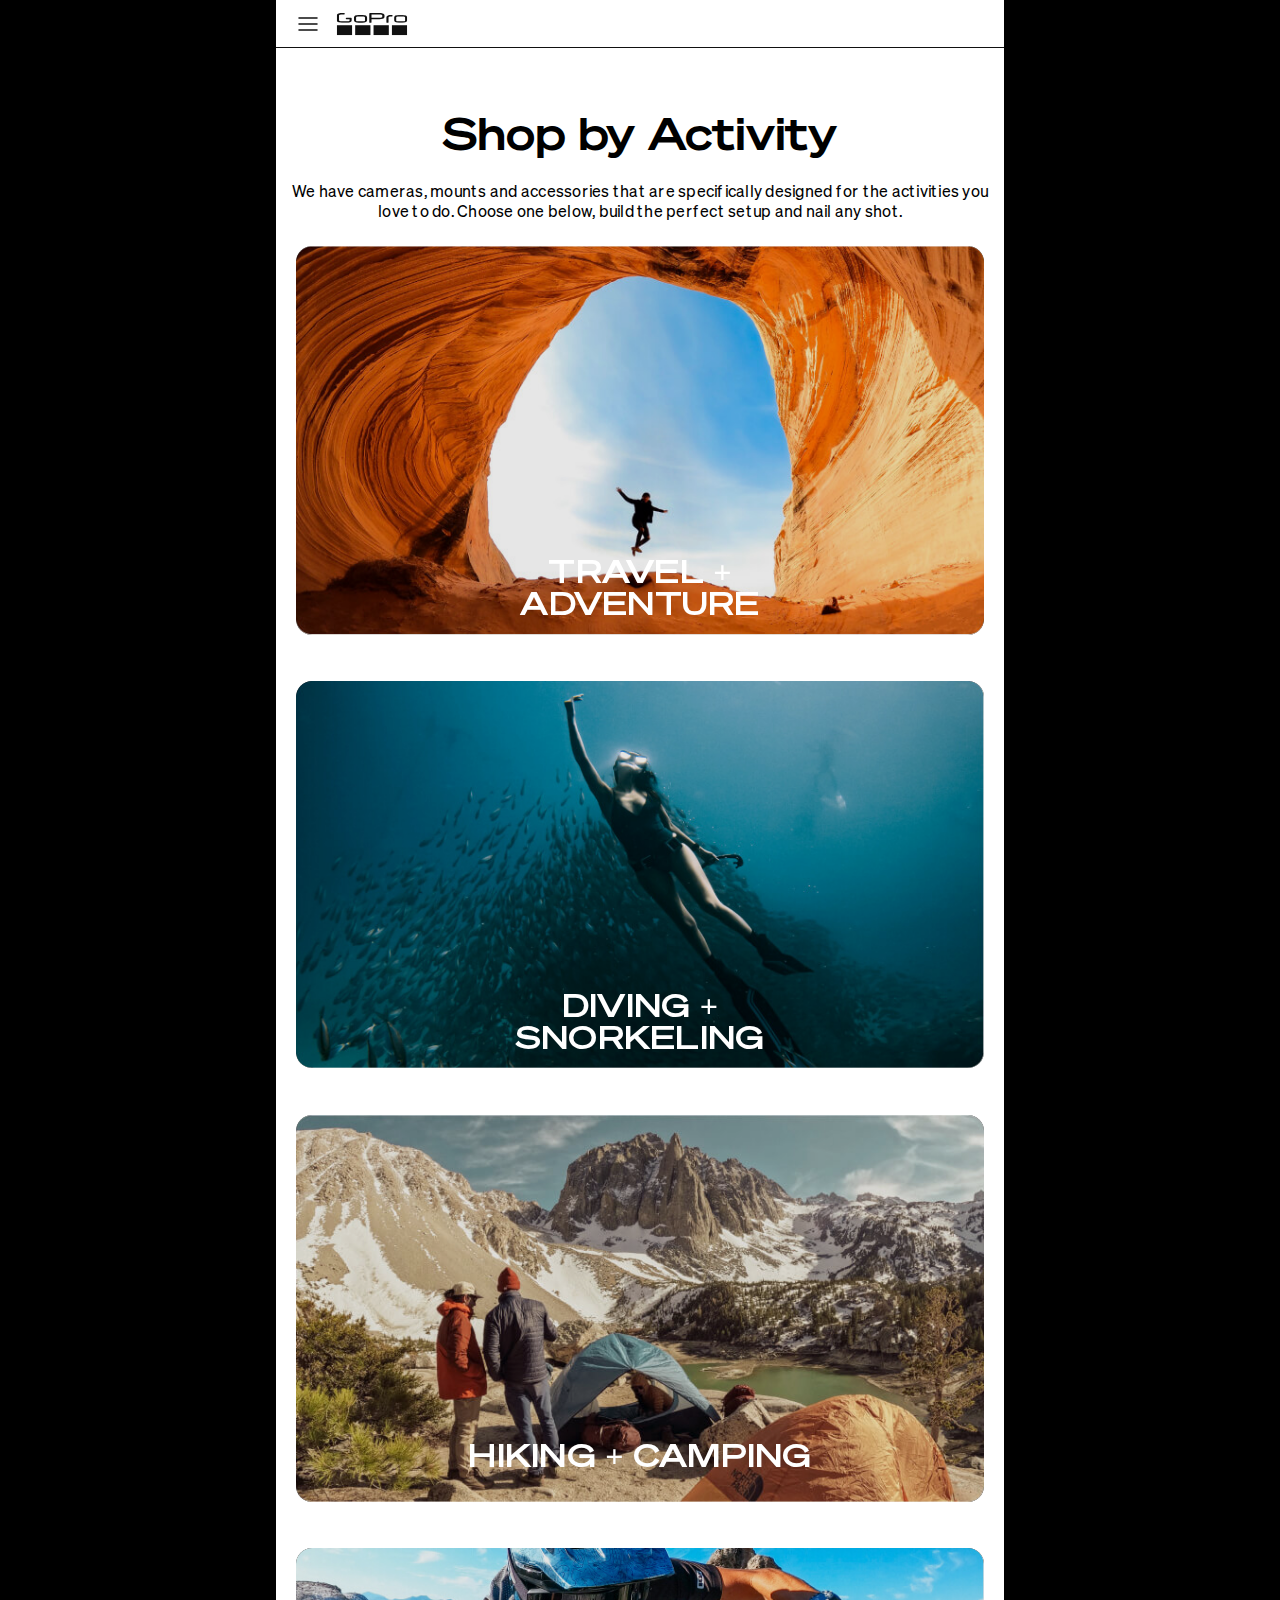
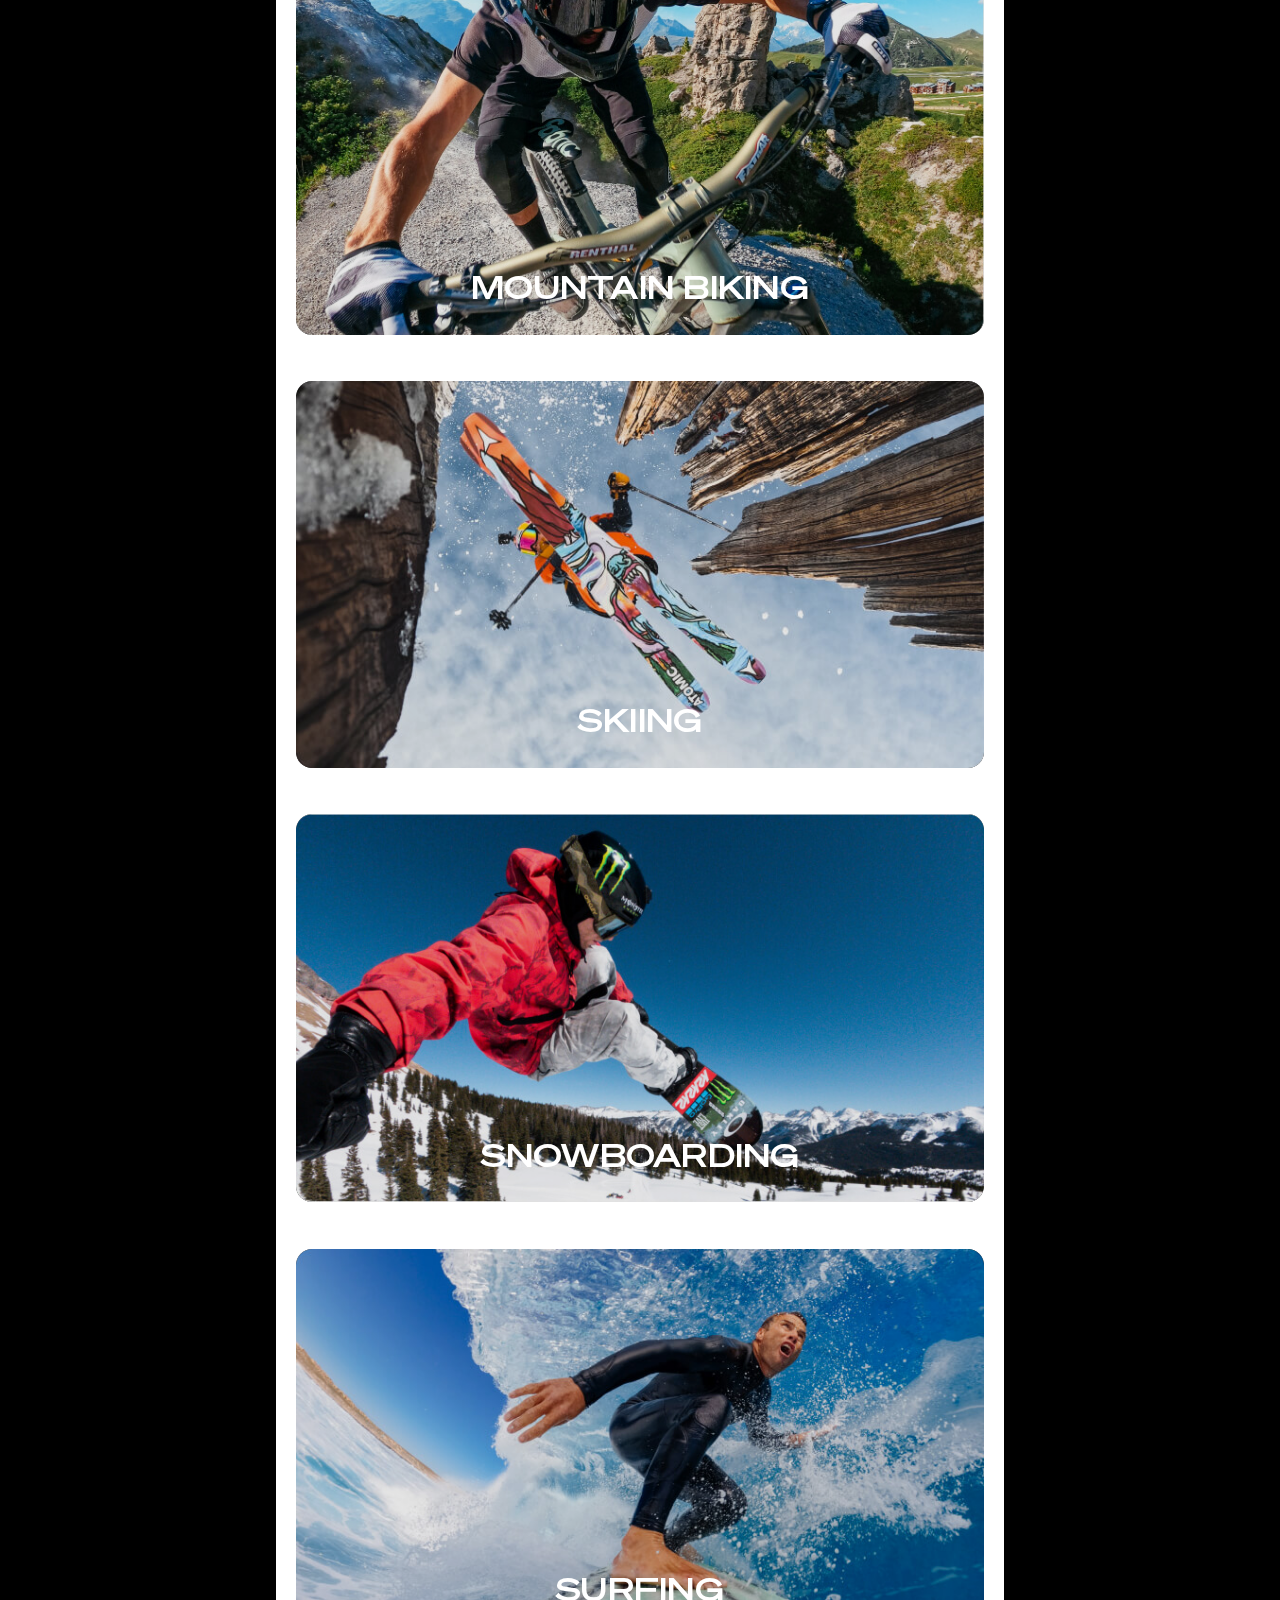
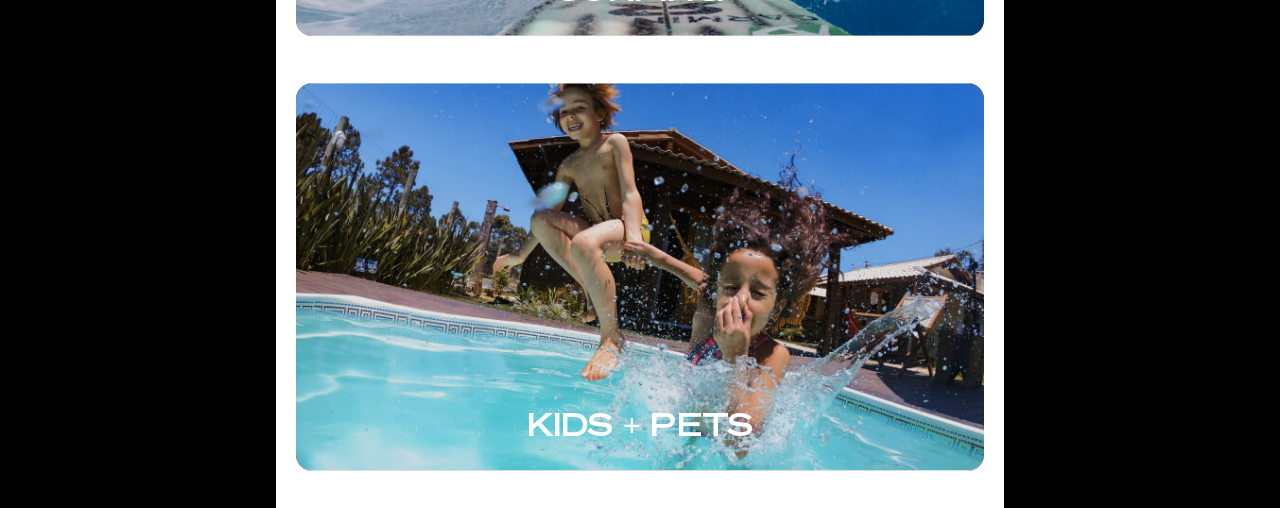
<file: index.html>
<!DOCTYPE html>
<!--[if lt IE 7]>      <html class="no-js lt-ie9 lt-ie8 lt-ie7"> <![endif]-->
<!--[if IE 7]>         <html class="no-js lt-ie9 lt-ie8"> <![endif]-->
<!--[if IE 8]>         <html class="no-js lt-ie9"> <![endif]-->
<!--[if gt IE 8]>      <html class="no-js"> <!--<![endif]-->
<html>
    <head>
        <meta charset="utf-8">
        <meta http-equiv="X-UA-Compatible" content="IE=edge">
        <title></title>
        <meta name="description" content="">
        <meta name="viewport" content="width=device-width, initial-scale=1">
        <link rel="stylesheet" href="css/style.css">
        <link rel="stylesheet" href="css/nav.css">
       
    </head>
    <body>
    <div class="container">

      <nav>
        <div class="navRow closeNavRow">
          <div class="navItem">SHOP BY ACTIVITY</div>
          <div class="navItem closebutton"><img src="images/close.svg"></div>
        </div>
        <a class="navRow" href="Travel/index.html">
          <div class="navItem">Travel + Adventure</div>
          <div class="navItem closebutton"><img src="images/arrow.svg"></div>
        </a>
       <a class="navRow" href="Diving/index.html">
        <div class="navItem">Diving + Snorkeling</div>
        <div class="navItem closebutton"><img src="images/arrow.svg"></div>
        </a>
        <a class="navRow" href="Hiking_Camping/index.html">
          <div class="navItem">Hiking + Camping</div>
          <div class="navItem closebutton"><img src="images/arrow.svg"></div>
      </a>
      <a class="navRow" href="Moutain_Bike/index.html">
        <div class="navItem">Mountain Biking</div>
        <div class="navItem closebutton"><img src="images/arrow.svg"></div>
      </a>
      <a class="navRow" href="Skiing/index.html">
        <div class="navItem">Skiing</div>
        <div class="navItem closebutton"><img src="images/arrow.svg"></div>
    </a>
    <a class="navRow" href="Snowboarding/index.html">
      <div class="navItem">Snowboarding</div>
      <div class="navItem closebutton"><img src="images/arrow.svg"></div>
  </a>
      <a class="navRow" href="Surfing/index.html">
        <div class="navItem">Surfing</div>
        <div class="navItem closebutton"><img src="images/arrow.svg"></div>
    </a>
    <a class="navRow" href="Kids_Pets/index.html">
      <div class="navItem">Kids + Pets</div>
      <div class="navItem closebutton"><img src="images/arrow.svg"></div>
  </a>
       


      </nav>
      <!-- navigation -->
        <div class="navigation">
          <div class="nav">
            <img class="navButton" src="images/hamburger.svg" alt="menu icon" width="24" height="24" style="float:left; margin-right: 16px;">
            <a href="index.html">
            <img src="images/logo-gopro-111111.svg" alt="menu icon" width="72" height="24" style="float:left;">
          </a>
          </div>
        </div>
       
      <!-- end navigation -->


       <!-- header text -->
<div class="landingPageheader">

  <div class="headerContent">
    
    <h1 class="headline-1">Shop by Activity</h1>
    <p class="headerParagraph">We have cameras, mounts and accessories that are specifically designed for the activities you love to do. Choose one below, build the perfect setup and nail any shot. </p>
    
  </div>

</div>


  <!-- end header text -->

      <!-- main content -->
      <div class="mainContent">
        


<!-- section 1 -->
<div class="gallerySection">
        
  <a href="Travel/index.html"><div class="grid">

    <div class="galleryImagesLarge">

      <img class="myImageClass" src="images/travelAdventure.jpg" >
      <h3 >Travel + Adventure</h3>
      
    </div>
  
  </div></a>
  
  </div>
<!-- end section 1 -->
<!-- section 2 -->
<div class="gallerySection">
        
  <a href="Diving/index.html"><div class="grid">

    <div class="galleryImagesLarge">

      <img class="myImageClass" src="images/divingAndSnorkeling.jpg" >
      <h3 >Diving + Snorkeling</h3>
      
    </div>
  
  </div></a>
  
  </div>
<!-- end section 2 -->
<!-- section 3 -->
<div class="gallerySection">
        
  <a href="Hiking_Camping/index.html"><div class="grid">

    <div class="galleryImagesLarge">

      <img class="myImageClass" src="images/hikingCamping.jpg" >
      <h3 >Hiking + Camping</h3>
      
    </div>
  
  </div></a>
  
  </div>
<!-- end section 3 -->

<!-- section 4 -->
<div class="gallerySection">
        
  <a href="Moutain_Bike/index.html"><div class="grid">

    <div class="galleryImagesLarge">

      <img class="myImageClass" src="images/mountainBiking.jpg" >
      <h3 >Mountain Biking</h3>
      
    </div>
  
  </div></a>
  
  </div>
<!-- end section 4 -->

<!-- section 5 -->
<div class="gallerySection">
        
  <a href="Skiing/index.html"><div class="grid">

    <div class="galleryImagesLarge">

      <img class="myImageClass" src="images/skiing.jpg" >
      <h3 >Skiing</h3>
      
    </div>
  
  </div></a>
  
  </div>
<!-- end section 5 -->

<!-- section 6 -->
<div class="gallerySection">
        
  <a href="Snowboarding/index.html"><div class="grid">

    <div class="galleryImagesLarge">

      <img class="myImageClass" src="images/snowboarding.jpg">
      <h3 >Snowboarding</h3>
      
    </div>
  
  </div></a>
  
  </div>
<!-- end section 6 -->

<!-- section 7 -->
<div class="gallerySection">
        
  <a href="Surfing/index.html"><div class="grid">

    <div class="galleryImagesLarge">

      <img class="myImageClass" src="images/surfing.jpg" >
      <h3 >Surfing</h3>
      
    </div>
  
  </div></a>
  
  </div>
<!-- end section 7 -->

<!-- section 8 -->
<div class="gallerySection">
        
  <a href="Kids_Pets/index.html"><div class="grid">

    <div class="galleryImagesLarge">

      <img class="myImageClass" src="images/kids and pets.jpg" >
      <h3 >Kids + Pets</h3>
      
    </div>
  
  </div></a>
  
  </div>
<!-- end section 8 -->

<!-- section Not Used -->
<!-- <div class="gallerySection">
        
  <a href="Moutain_Bike/index.html"><div class="grid">

    <div class="galleryImagesLarge">

      <img class="myImageClass" src="images/Screen Shot 2022-05-12 at 6.43 2.jpg" >
      <h3 >Powersports</h3>

    </div>
  
  </div></a>
  
  </div> -->
<!-- end section 1 -->






<!-- section Not Used -->
<!-- <div class="gallerySection">
        
  <a href="Moutain_Bike/index.html"><div class="grid">

    <div class="galleryImagesLarge">

      <img class="myImageClass" src="images/moto.jpg" >
      <h3 >Moto</h3>
      
    </div>
  
  </div></a>
  
  </div> -->
<!-- end section 8 -->




        
        
      </div>
      <!-- end main content -->
    
  </body>
    <script src="main.js"></script>
</html>
</file>
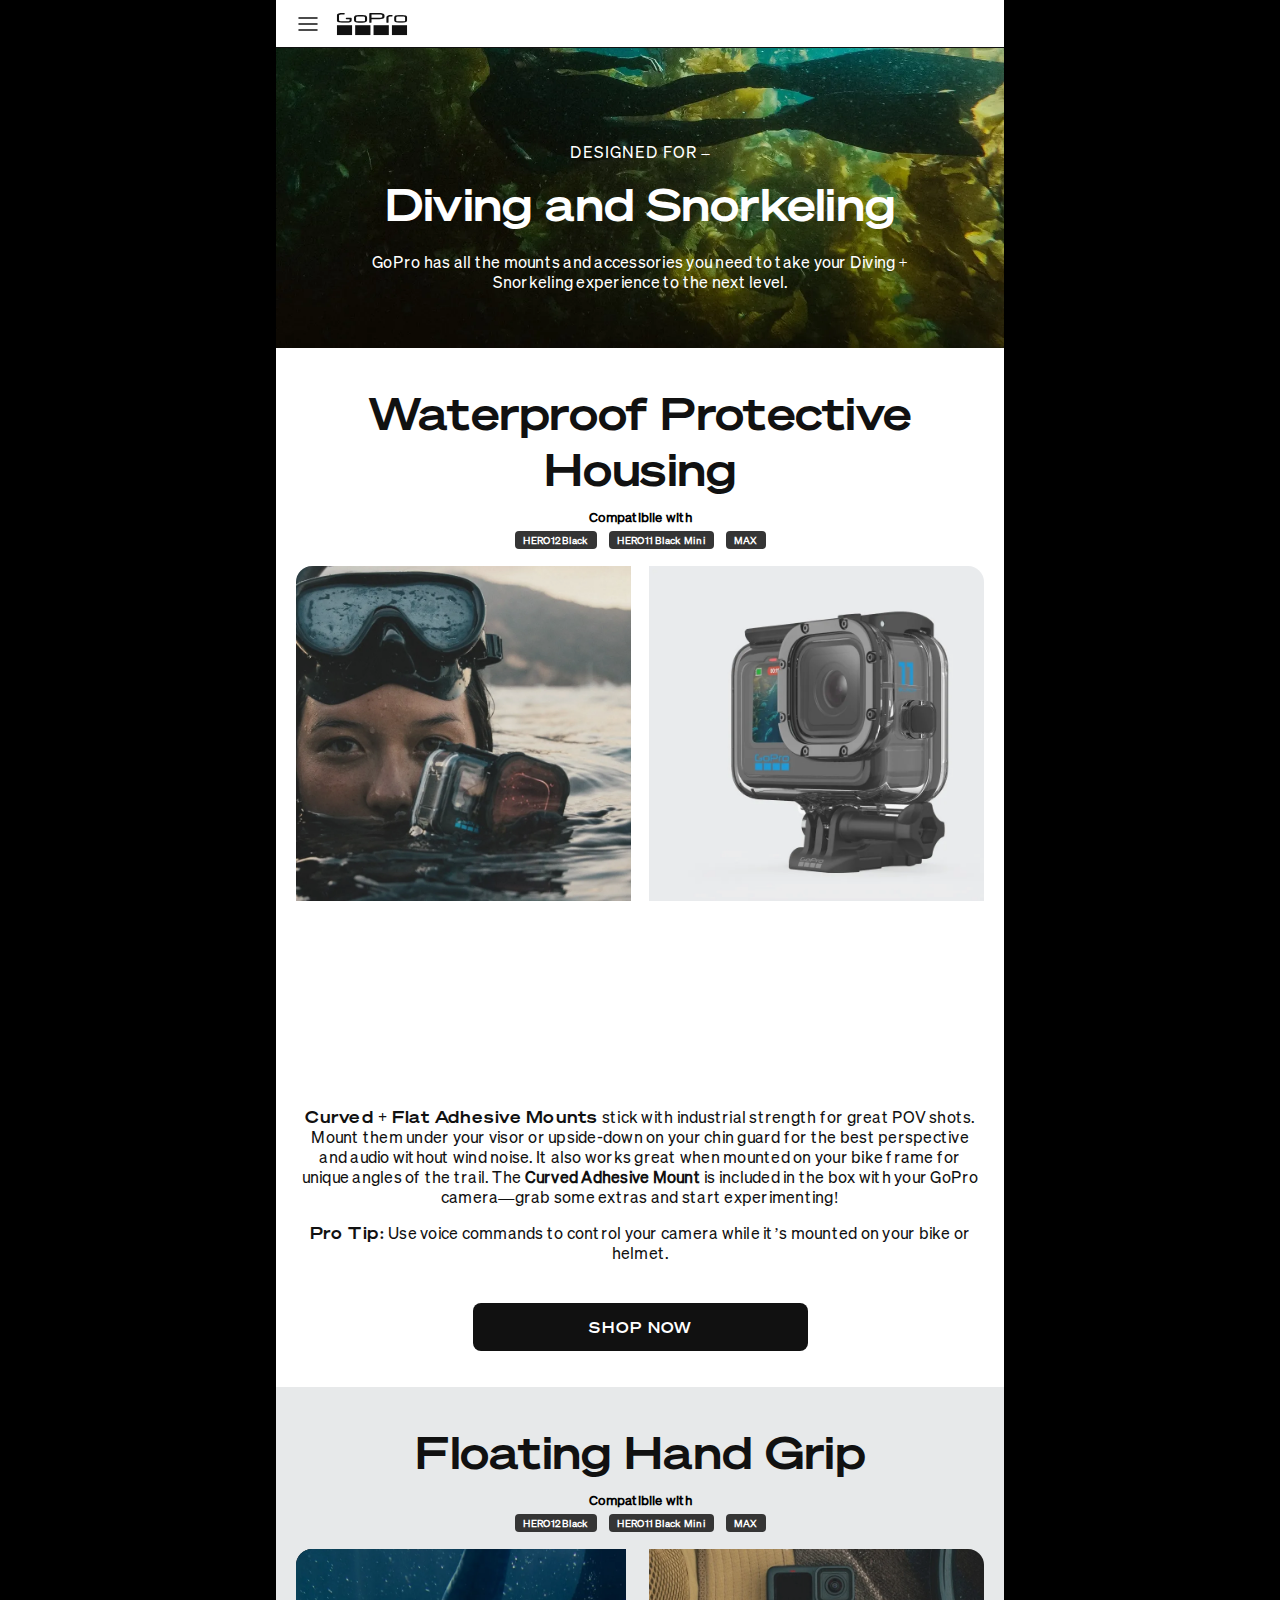
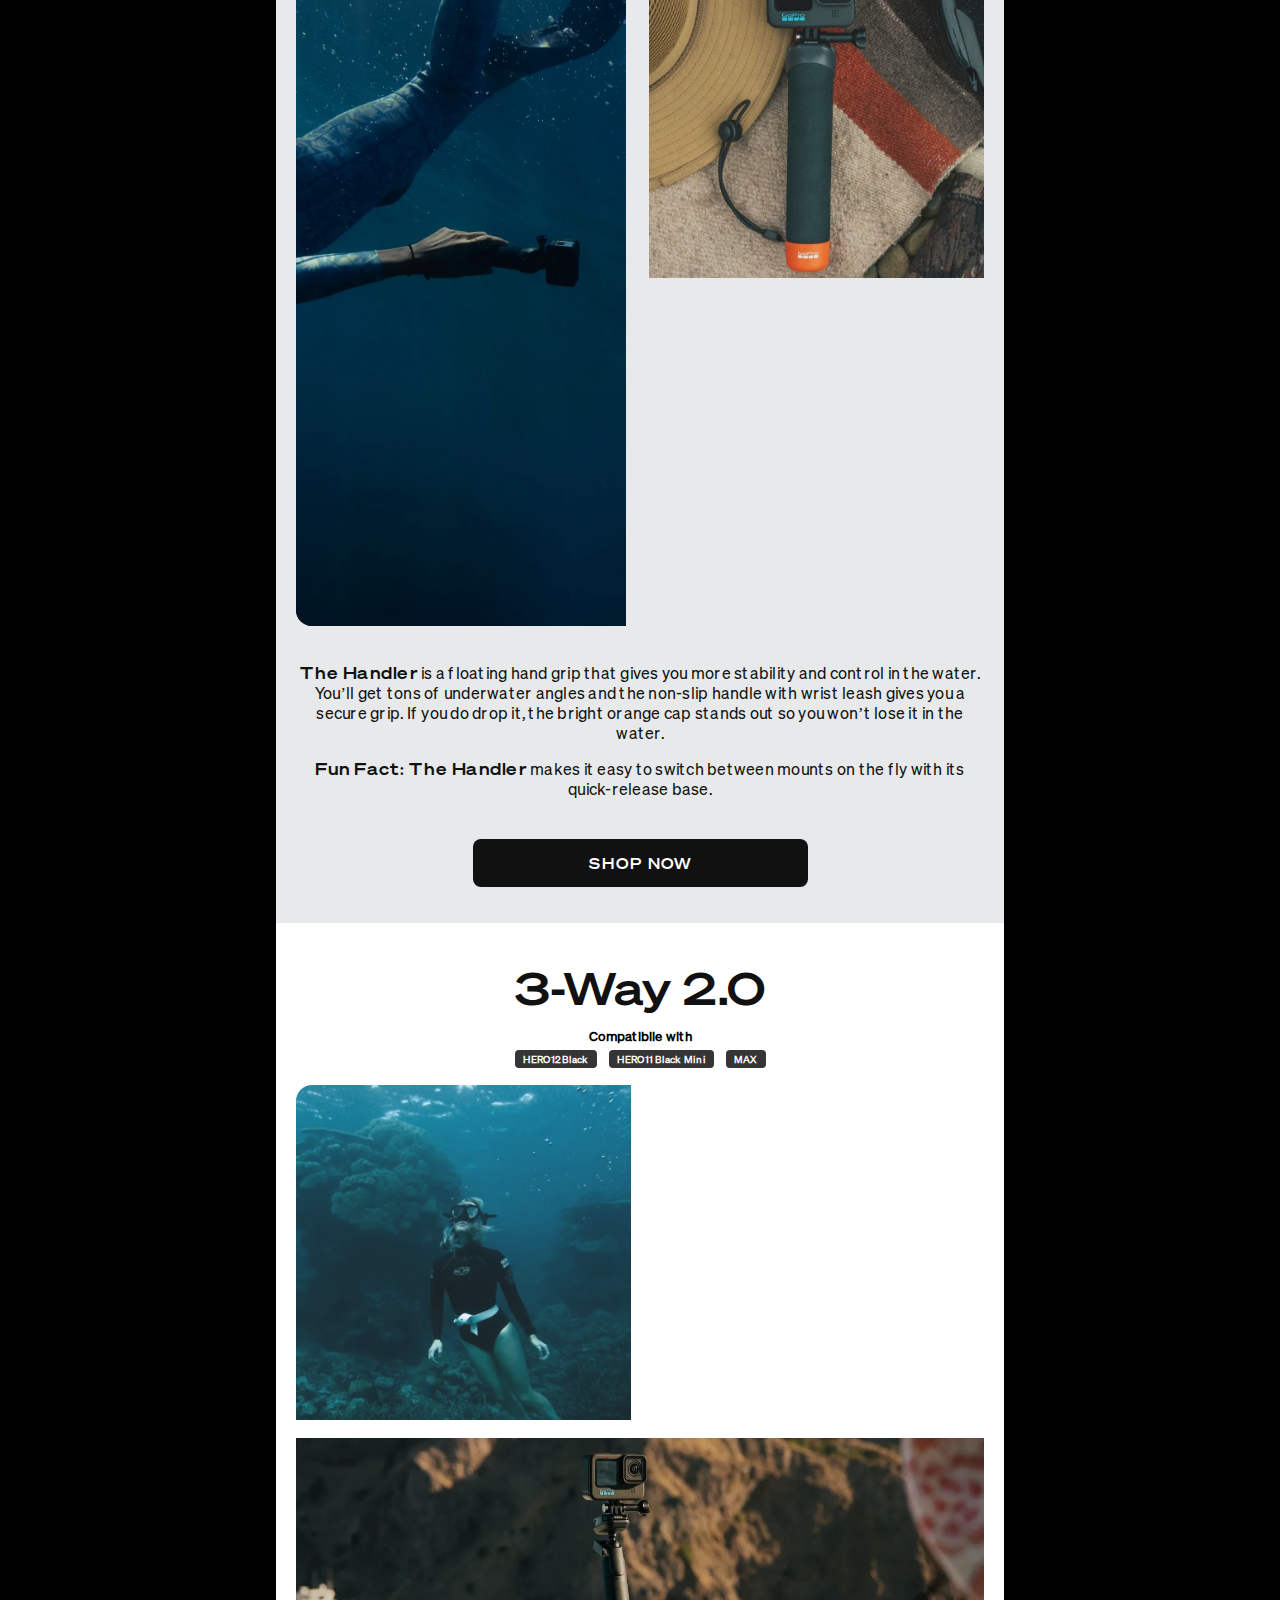
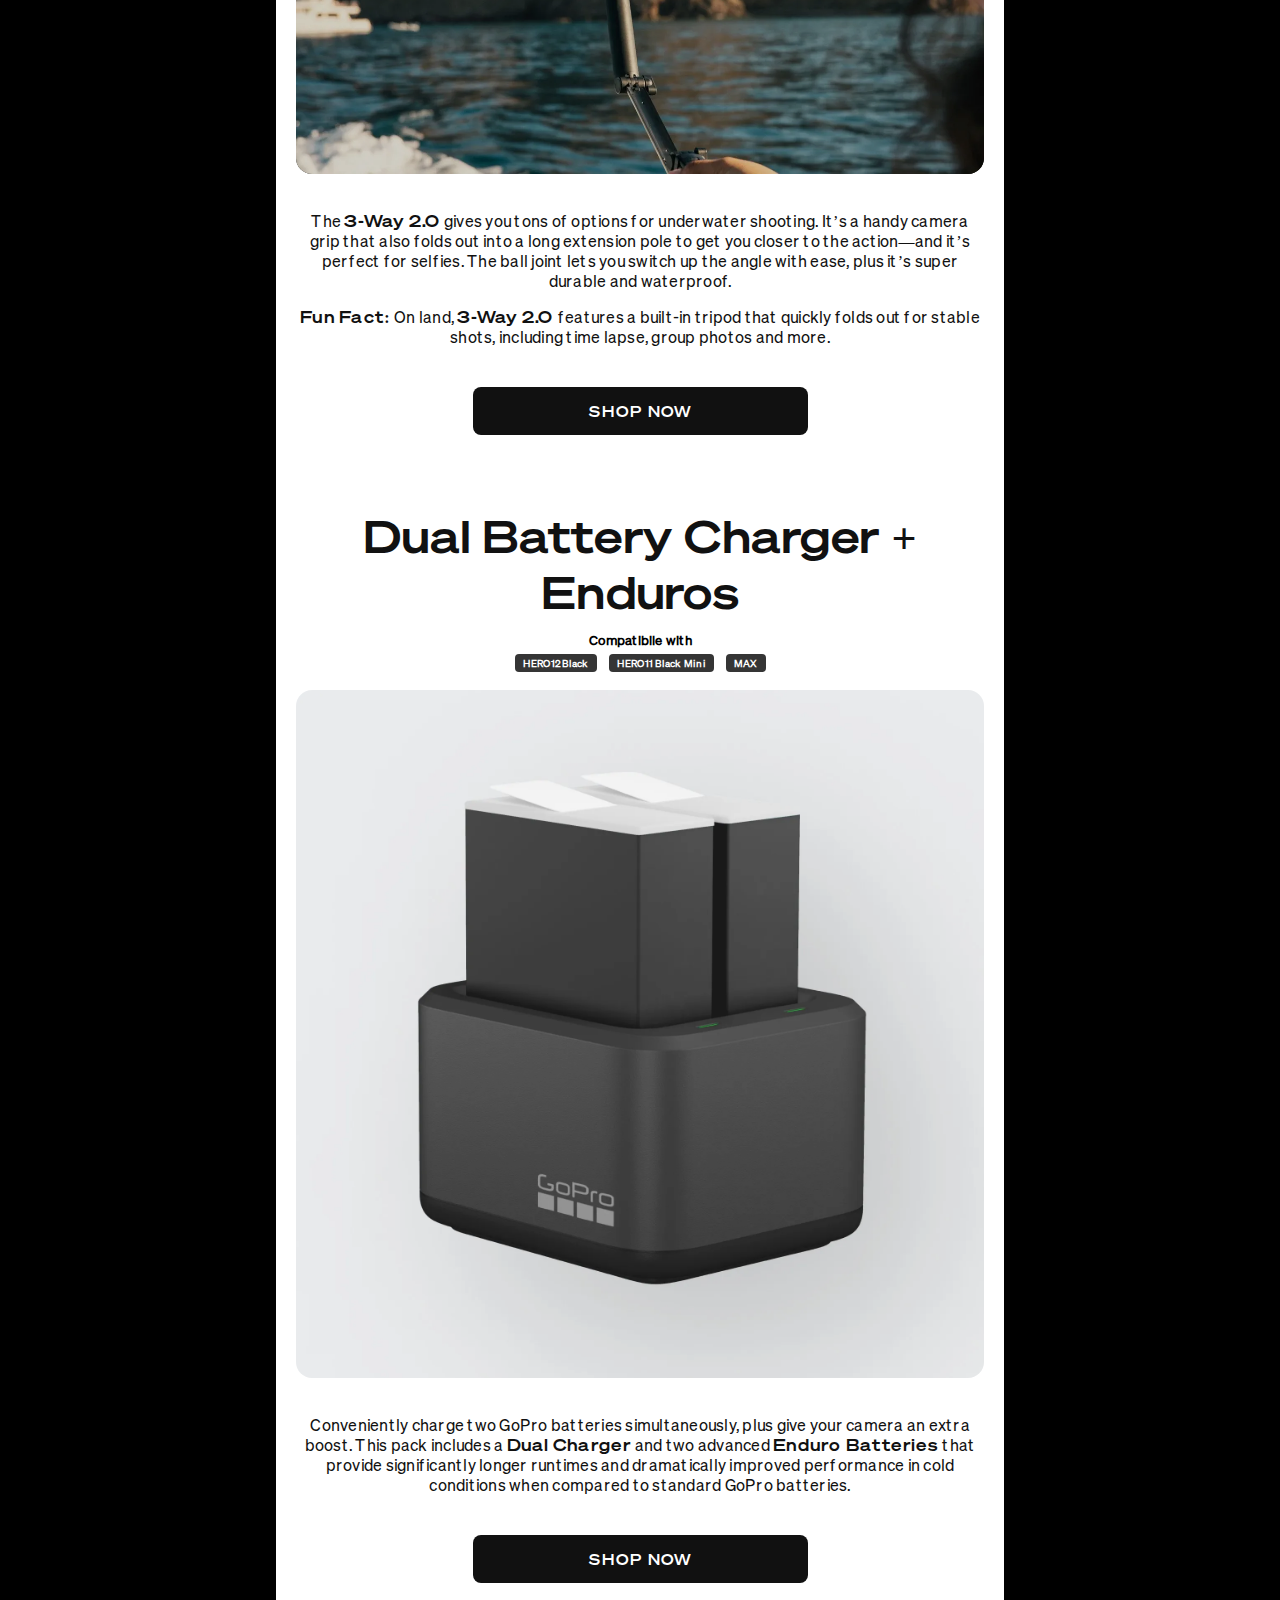
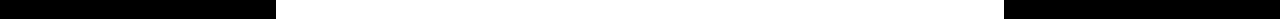
<file: Diving/index.html>
<!DOCTYPE html>
<!--[if lt IE 7]>      <html class="no-js lt-ie9 lt-ie8 lt-ie7"> <![endif]-->
<!--[if IE 7]>         <html class="no-js lt-ie9 lt-ie8"> <![endif]-->
<!--[if IE 8]>         <html class="no-js lt-ie9"> <![endif]-->
<!--[if gt IE 8]>      <html class="no-js"> <!--<![endif]-->
<html>
    <head>
        <meta charset="utf-8">
        <meta http-equiv="X-UA-Compatible" content="IE=edge">
        <title>Diving and Snorkeling</title>
        <meta name="description" content="">
        <meta name="viewport" content="width=device-width, initial-scale=1">
        <!-- <link rel="stylesheet" href="style.css"> -->
        <link rel="stylesheet" href="../css/style.css">
        <link rel="stylesheet" href="../css/nav.css">
        <link rel="stylesheet" href="../css/sba.css">
       
    </head>
    <body>
    <div class="container">

      <nav>
        <div class="navRow closeNavRow">
          <div class="navItem">SHOP BY ACTIVITY</div>
          <div class="navItem closebutton"><img src="../images/close.svg"></div>
        </div>
        <a class="navRow" href="../Travel/index.html">
          <div class="navItem">Travel + Adventure</div>
          <div class="navItem closebutton"><img src="../images/arrow.svg"></div>
        </a>
       <a class="navRow" href="../Diving/index.html">
        <div class="navItem">Diving + Snorkeling</div>
        <div class="navItem closebutton"><img src="../images/arrow.svg"></div>
        </a>
        <a class="navRow" href="../Hiking_Camping/index.html">
          <div class="navItem">Hiking + Camping</div>
          <div class="navItem closebutton"><img src="../images/arrow.svg"></div>
      </a>
      <a class="navRow" href="../Moutain_Bike/index.html">
        <div class="navItem">Mountain Biking</div>
        <div class="navItem closebutton"><img src="../images/arrow.svg"></div>
      </a>
      <a class="navRow" href="../Skiing/index.html">
        <div class="navItem">Skiing</div>
        <div class="navItem closebutton"><img src="../images/arrow.svg"></div>
    </a>
    <a class="navRow" href="../Snowboarding/index.html">
      <div class="navItem">Snowboarding</div>
      <div class="navItem closebutton"><img src="../images/arrow.svg"></div>
  </a>
      <a class="navRow" href="../Surfing/index.html">
        <div class="navItem">Surfing</div>
        <div class="navItem closebutton"><img src="../images/arrow.svg"></div>
    </a>
    <a class="navRow" href="../Kids_Pets/index.html">
      <div class="navItem">Kids + Pets</div>
      <div class="navItem closebutton"><img src="../images/arrow.svg"></div>
  </a>
       


      </nav>
      <!-- navigation -->
        <div class="navigation">
          <div class="nav">
            <img class="navButton" src="../images/hamburger.svg" alt="menu icon" width="24" height="24" style="float:left; margin-right: 16px;">
            <a href="../index.html">
            <img src="../images/logo-gopro-111111.svg" alt="menu icon" width="72" height="24" style="float:left;">
            </a>
          </div>
        </div>
      <!-- end navigation -->


       <!-- header image -->
<div class="headerImage" style="background-image: url('images/sba-dive-header-mobile-768-2x.webp');">

  <div class="headerContent_sba">
    <p class="Content_headline">Designed for –</p>
    <h1 class="headline-1">Diving and Snorkeling</h1>
    <p class="headerParagraph_sba">GoPro has all the mounts and accessories you need to take your Diving + Snorkeling experience to the next level.</p>
    
  </div>

</div>


  <!-- end header image -->

      <!-- main content -->
      <div class="mainContent">
        




         <!-- section 1 -->
          <div class="gallerySectionSBA">

            <div class="itemDescription">
              <h2 >Waterproof Protective Housing</h2>
              <div >
                <div class="tagsTitle"><h5>Compatibile with</h5></div>
                
                <div class="tags">  
                  <ul>
                     <li><p>HERO12 Black</p></li>
                     <li><p>HERO11 Black Mini</p></li>
                     <li><p>MAX</p></li>
                     
                  </ul>
                </div>
           
            <div class="grid">
          <div class="rowTop">
              <div class="galleryImagesSmall">

                <img class="myImageClass" src="images/sba-waterproof-housing-image1-1920-2x.webp" >
              </div>
              <div class="galleryImagesSmall">

                <img class="myImageClass" src="images/sba-waterproof-housing-image2-1920-2x.webp" >
              </div>

            </div>
            <div class="rowBottom">
              <div class="myVideoClass">
                <video autoplay loop
                muted playsinline>
                  <source src="https://static.gopro.com/assets/blta2b8522e5372af40/bltc7307e98c7d70186/63764beeed757210a0892139/ProtectiveHousing_830x406.mp4">
                  
                </video>              
              
              </div>

              </div>
            </div>
           

            
                <p><span class="strongContent">Curved + Flat Adhesive Mounts</span> stick with industrial strength for great POV shots. Mount them under
                  your visor or upside-down on your chin guard for the best perspective and audio without wind noise. It also works
                  great when mounted on your bike frame for unique angles of the trail. The <strong>Curved Adhesive Mount</strong> is
                  included in the box with your GoPro camera—grab some extras and start experimenting!</p>
                <p><span class="strongContent">Pro Tip:</span> Use voice commands to control your camera while it’s mounted on your bike or helmet.</p>

                <button type="button" class="button" onclick="window.location.href='https://www.bestbuy.com/site/gopro-protective-housing-hero11-black-hero10-black-hero9-black-black/6427121.p?skuId=6427121';">Shop Now</button>
                </div>
                </div>
            
            </div>
<!-- end section 1 -->

 <!-- section 2 -->
 <div class="gallerySectionSBA alternateBackgroundColor">

  <div class="itemDescription">
    <h2 >Floating Hand Grip</h2>
    <div >
      <div class="tagsTitle"><h5>Compatibile with</h5></div>
      <div class="tags">

        <ul>
           <li><p>HERO12 Black</p></li>
           <li><p>HERO11 Black Mini</p></li>
           <li><p>MAX</p></li>
           
        </ul>
      </div>
           
  <div class="gridVertical">
    <div class="columnLeft">
      <div class="galleryImagesTall">

        <img class="myImageClass" src="images/sba-floating-hand-grip-image1-1920-2x.webp" >
      </div>

   
    </div>

    <div class="columnRight">
    <div class="galleryImagesSmallVertical">

      <img class="myImageClass" src="images/sba-floating-hand-grip-image2-1920-2x.webp" >
    </div>
    <div class="myVideoClassSmallVertical">
      <video autoplay loop
                muted playsinline>
        <source src="https://static.gopro.com/assets/blta2b8522e5372af40/bltd8f1f79fc0704fdf/63764c0df2301411a4c5427d/Handler_406x406.mp4">
      </video>  
    </div>
    </div>

                
    
    

  </div>
 

  
      <p><span class="strongContent">The Handler</span> is a floating hand grip that gives you more stability and control in the
        water. You’ll get tons of underwater angles and the non-slip handle with wrist leash gives you a secure grip. If you
        do drop it, the bright orange cap stands out so you won’t lose it in the water.</p>
      <p><span class="strongContent">Fun Fact: The Handler</span> makes it easy to switch between mounts on the fly with its quick-release base.</p>

      <button type="button" class="button" onclick="window.location.href='https://www.bestbuy.com/site/the-handler-floating-hand-grip-for-all-gopro-cameras/6421446.p?skuId=6421446';">Shop Now</button>

      </div>
      </div>
  
  </div>
<!-- end section 2 -->

<!-- section 3 -->
<div class="gallerySectionSBA">

  <div class="itemDescription">
    <h2 >3-Way 2.0</h2>
    <div >
      <div class="tagsTitle"><h5>Compatibile with</h5></div>
      <div class="tags">

        <ul>
           <li><p>HERO12 Black</p></li>
           <li><p>HERO11 Black Mini</p></li>
           <li><p>MAX</p></li>
           
        </ul>
      </div>
           
  <div class="grid">
    <div class="rowTop">

    <div class="galleryImagesSmall">

      <img class="myImageClass" src="images/sba-3-way-image1-1920-2x.webp" >
    </div>
    <div class="myVideoClassSmall">
      <video autoplay loop
                muted playsinline>
        <source src="https://static.gopro.com/assets/blta2b8522e5372af40/blt8ed17dc5237e93cc/63764c1c2938151067563d3d/3-Way_406x406.mp4">
      </video>  
    </div>

    </div>

    <div class="rowBottom">
    <div class="galleryImagesLarge">

      <img class="myImageClass" src="images/sba-3-way-image2-1920-2x.webp" >
    </div>
    </div>

  </div>
 

  
      <p>The <span class="strongContent">3-Way 2.0</span> gives you tons of options for underwater shooting. It’s a handy camera grip
        that also folds out into a long extension pole to get you closer to the action—and it’s perfect for selfies. The ball
        joint lets you switch up the angle with ease, plus it’s super durable and waterproof. </p>
        <p><span class="strongContent">Fun Fact: </span> On land, <span class="strongContent">3-Way 2.0 </span>features a
          built-in tripod that quickly folds out for stable shots, including time lapse, group photos and more.</p>

      <button type="button" class="button" onclick="window.location.href='https://www.bestbuy.com/site/gopro-3-way-2-0-19-5-tripod-black/6458603.p?skuId=6458603';">Shop Now</button>

      </div>
      </div>
  
  </div>
<!-- end section 3 -->


  

<!-- section 5 -->
<div class="gallerySectionSBA">

  <div class="itemDescription">
    <h2 >Dual Battery Charger + Enduros</h2>
    <div >
      <div class="tagsTitle"><h5>Compatibile with</h5></div>
      <div class="tags">

        <ul>
           <li><p>HERO12 Black</p></li>
           <li><p>HERO11 Black Mini</p></li>
           <li><p>MAX</p></li>
           
        </ul>
      </div>
           
  <div class="grid">

  
    <div class="galleryImagesFull">

      <img class="myImageClass" src="images/sba-dual-battery-charger-image1-1920-V2-2x.webp" >
    </div>
    

  </div>
  </div>
 

 
  <p> Conveniently charge two GoPro batteries
        simultaneously, plus give your camera an extra boost. This pack includes a <span class="strongContent">Dual Charger</span>
      and two advanced <span class="strongContent">Enduro Batteries</span> that provide significantly longer runtimes and dramatically improved performance in cold conditions when compared to standard GoPro batteries.</p>
      <button type="button" class="button" onclick="window.location.href='https://www.bestbuy.com/site/gopro-rechargeable-enduro-lithium-ion-battery-for-max/6523784.p?skuId=6523784';">Shop Now</button>

    </div>
      </div>
  
  </div>
<!-- end section 5 -->





          
        
      </div>
      <!-- end main content -->
    
  </body>
  <script src="../main.js"></script>
</html>
</file>
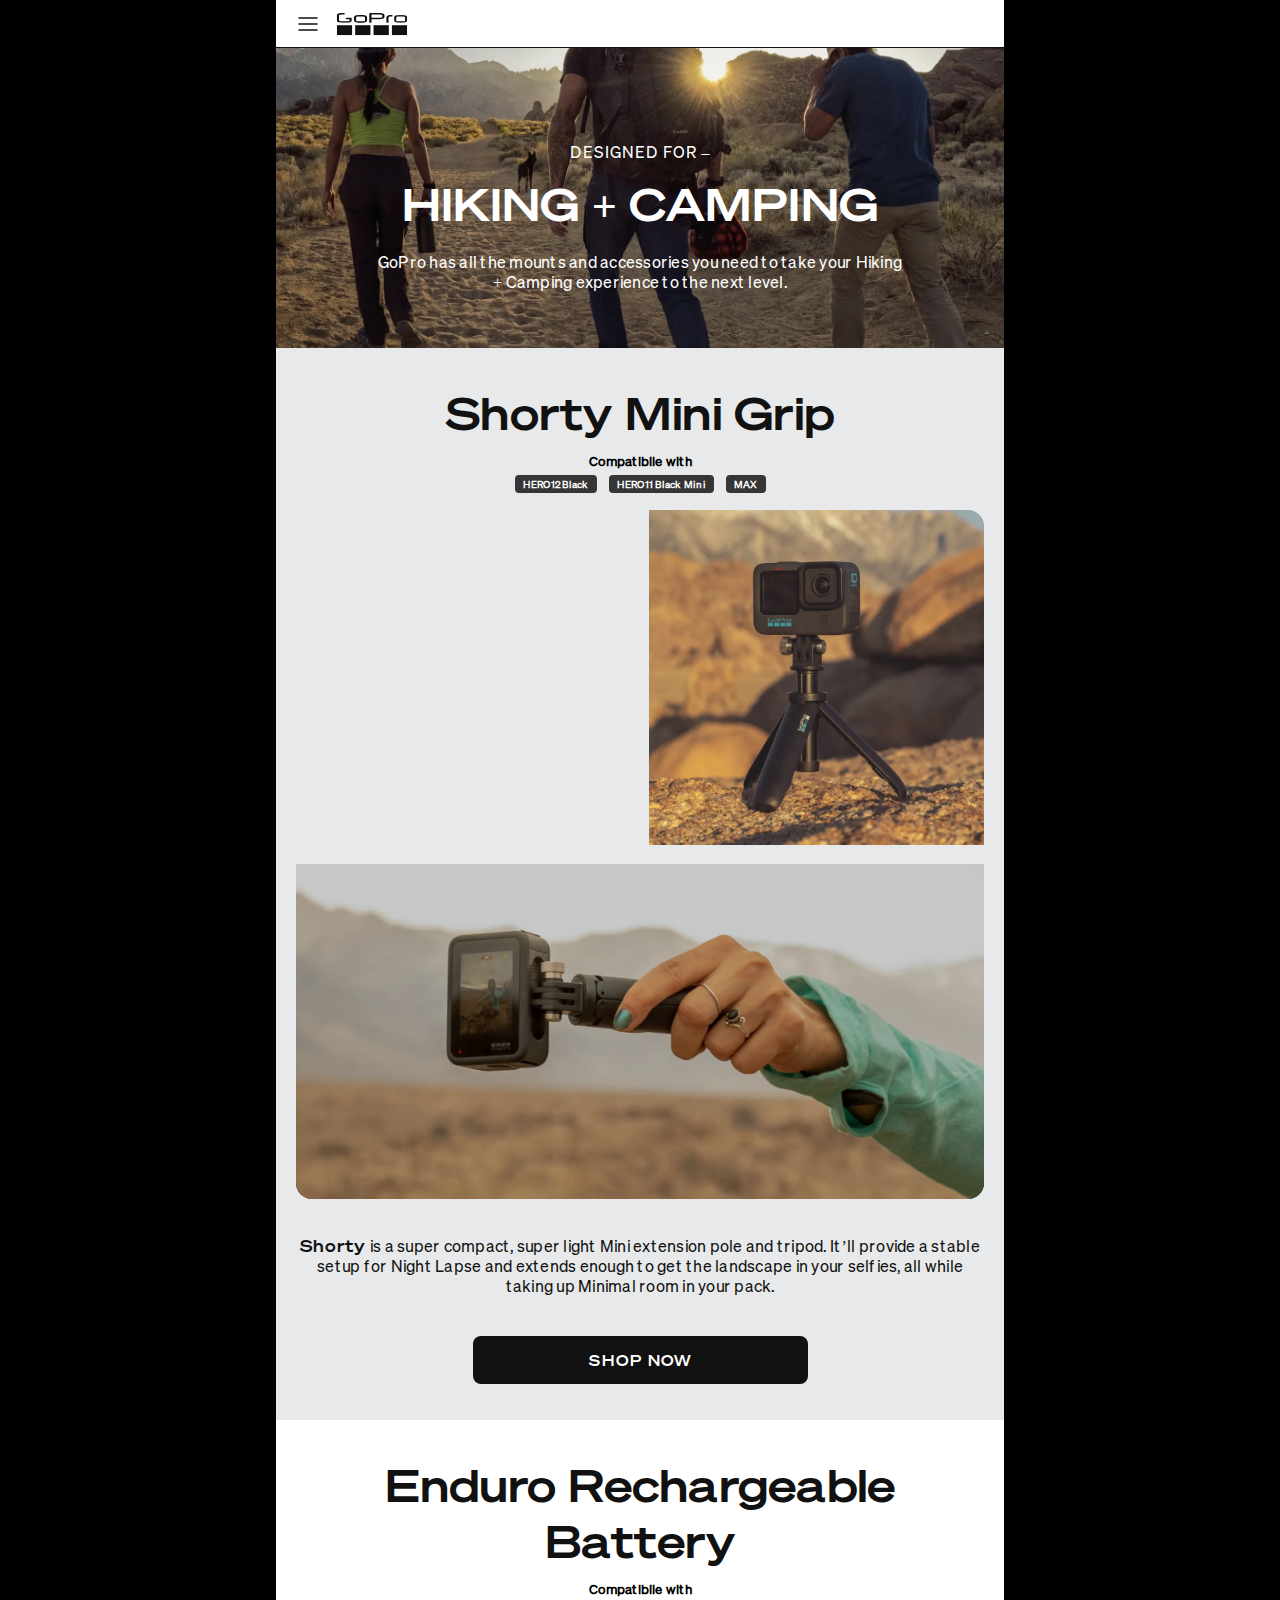
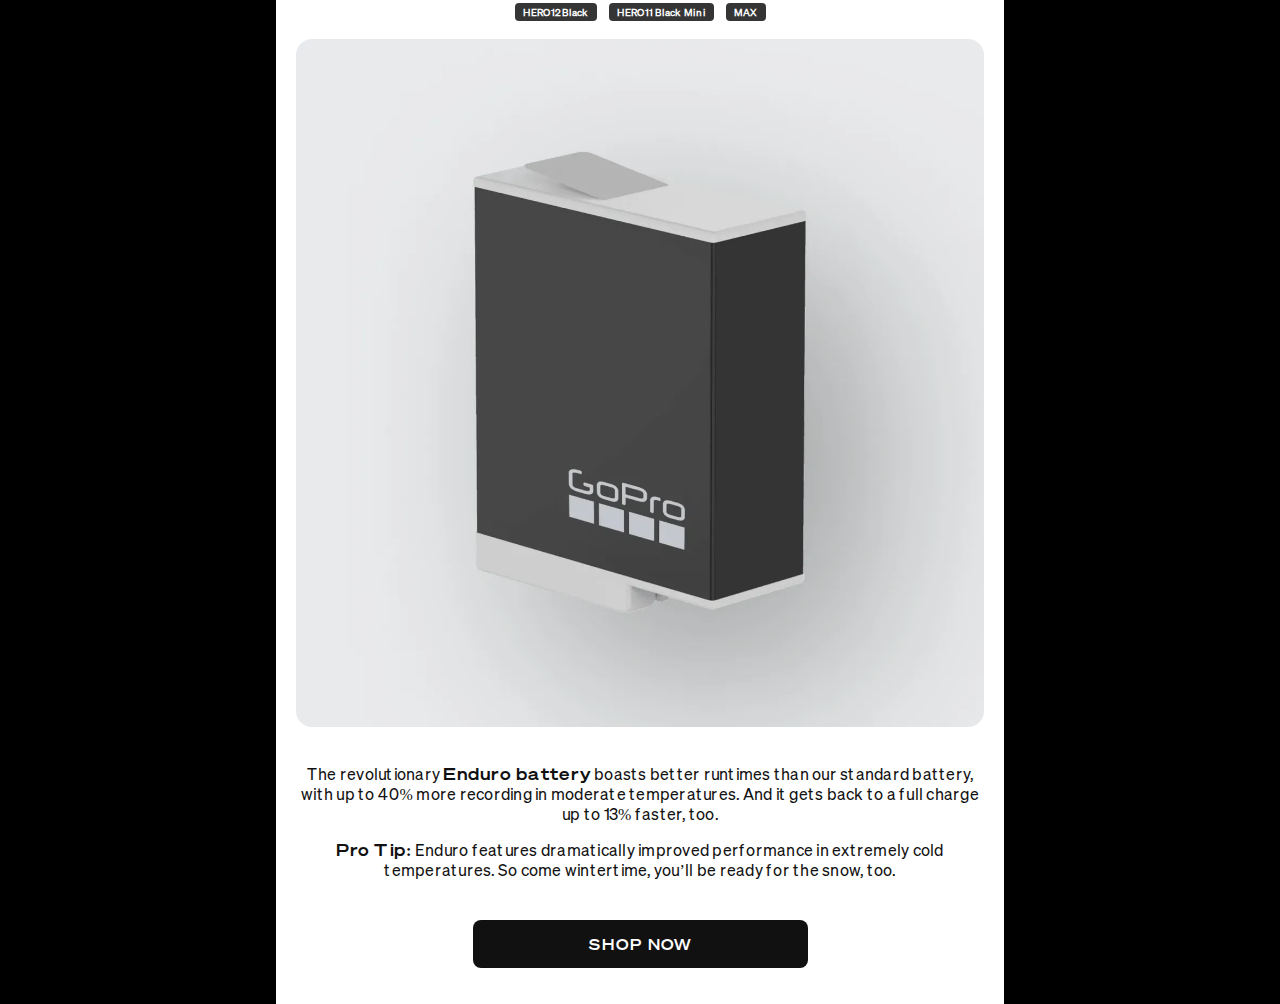
<file: Hiking_Camping/index.html>
<!DOCTYPE html>
<!--[if lt IE 7]>      <html class="no-js lt-ie9 lt-ie8 lt-ie7"> <![endif]-->
<!--[if IE 7]>         <html class="no-js lt-ie9 lt-ie8"> <![endif]-->
<!--[if IE 8]>         <html class="no-js lt-ie9"> <![endif]-->
<!--[if gt IE 8]>      <html class="no-js"> <!--<![endif]-->
<html>
    <head>
        <meta charset="utf-8">
        <meta http-equiv="X-UA-Compatible" content="IE=edge">
        <title>Hiking and Camping</title>
        <meta name="description" content="">
        <meta name="viewport" content="width=device-width, initial-scale=1">
        <!-- <link rel="stylesheet" href="style.css"> -->
        <link rel="stylesheet" href="../css/style.css">
        <link rel="stylesheet" href="../css/nav.css">
        <link rel="stylesheet" href="../css/sba.css">
       
    </head>
    <body>
    <div class="container">

      <nav>
        <div class="navRow closeNavRow">
          <div class="navItem">SHOP BY ACTIVITY</div>
          <div class="navItem closebutton"><img src="../images/close.svg"></div>
        </div>
        <a class="navRow" href="../Travel/index.html">
          <div class="navItem">Travel + Adventure</div>
          <div class="navItem closebutton"><img src="../images/arrow.svg"></div>
        </a>
       <a class="navRow" href="../Diving/index.html">
        <div class="navItem">Diving + Snorkeling</div>
        <div class="navItem closebutton"><img src="../images/arrow.svg"></div>
        </a>
        <a class="navRow" href="../Hiking_Camping/index.html">
          <div class="navItem">Hiking + Camping</div>
          <div class="navItem closebutton"><img src="../images/arrow.svg"></div>
      </a>
      <a class="navRow" href="../Moutain_Bike/index.html">
        <div class="navItem">Mountain Biking</div>
        <div class="navItem closebutton"><img src="../images/arrow.svg"></div>
      </a>
      <a class="navRow" href="../Skiing/index.html">
        <div class="navItem">Skiing</div>
        <div class="navItem closebutton"><img src="../images/arrow.svg"></div>
    </a>
    <a class="navRow" href="../Snowboarding/index.html">
      <div class="navItem">Snowboarding</div>
      <div class="navItem closebutton"><img src="../images/arrow.svg"></div>
  </a>
      <a class="navRow" href="../Surfing/index.html">
        <div class="navItem">Surfing</div>
        <div class="navItem closebutton"><img src="../images/arrow.svg"></div>
    </a>
    <a class="navRow" href="../Kids_Pets/index.html">
      <div class="navItem">Kids + Pets</div>
      <div class="navItem closebutton"><img src="../images/arrow.svg"></div>
  </a>
       


      </nav>
      <!-- navigation -->
        <div class="navigation">
          <div class="nav">
            <img class="navButton" src="../images/hamburger.svg" alt="menu icon" width="24" height="24" style="float:left; margin-right: 16px;">
            <a href="../index.html">
            <img src="../images/logo-gopro-111111.svg" alt="menu icon" width="72" height="24" style="float:left;">
            </a>
          </div>
        </div>
      <!-- end navigation -->


       <!-- header image -->
<div class="headerImage" style="background-image: url('images/sba-hike-header-mobile-768-2x.webp');">

  <div class="headerContent_sba">
    <p class="Content_headline">Designed for –</p>
    <h1 class="headline-1">HIKING + CAMPING</h1>
    <p class="headerParagraph_sba">GoPro has all the mounts and accessories you need to take your Hiking + Camping experience to the next level.</p>
    
  </div>

</div>


  <!-- end header image -->

      <!-- main content -->
      <div class="mainContent">
        
<!-- section 1 -->
<div class="gallerySectionSBA alternateBackgroundColor">

  <div class="itemDescription">
    <h2 >Shorty Mini Grip</h2>
    <div >
      <div class="tagsTitle"><h5>Compatibile with</h5></div>
      <div class="tags">

        <ul>
           <li><p>HERO12 Black</p></li>
           <li><p>HERO11 Black Mini</p></li>
           <li><p>MAX</p></li>
           
        </ul>
      </div>
           
  <div class="grid">
    <div class="rowTop">
    <div class="myVideoClassSmall">
      <video autoplay loop
                muted playsinline>
        <source src="https://static.gopro.com/assets/blta2b8522e5372af40/bltae07889359b7a46c/62d9648019ee366ebba53230/01_HikeCamp_Shorty_406x406.mp4">
        
      </video>  
    </div>

    <div class="galleryImagesSmall">

      <img class="myImageClass" src="images/sba-hike-shorty-image1-1920-2x.webp" >
    </div>
    </div>

    <div class="rowBottom">
    <div class="galleryImagesLarge">

      <img class="myImageClass" src="images/sba-hike-shorty-image2-1920-2x.webp" >
    </div>
    </div>

                
    
    

  </div>
 

  
      
      <p><span class="strongContent">Shorty </span>is a super compact, super light Mini extension pole and tripod. It’ll provide a stable setup for Night Lapse
        and extends enough to get the landscape in your selfies, all while taking up Minimal room in your pack.</p>

      <button type="button" class="button" onclick="window.location.href='https://www.bestbuy.com/site/shorty-for-all-gopro-cameras/5997209.p?skuId=5997209';">Shop Now</button>

      </div>
      </div>
  
  </div>
<!-- end section 1 -->




<!-- section 5 -->
<div class="gallerySectionSBA">

  <div class="itemDescription">
    <h2 >Enduro Rechargeable Battery</h2>
    <div >
      <div class="tagsTitle"><h5>Compatibile with</h5></div>
      <div class="tags">

        <ul>
           <li><p>HERO12 Black</p></li>
           <li><p>HERO11 Black Mini</p></li>
           <li><p>MAX</p></li>
           
        </ul>
      </div>
           
  <div class="grid">

  
    <div class="galleryImagesFull">

      <img class="myImageClass" src="images/sba-mtb-enduro-image1-1920-2x.webp" >
    </div>
    

  </div>
  </div>
 

 
      <p>The revolutionary <span class="strongContent">Enduro battery</span> boasts better runtimes than our standard battery, with up to 40% more recording in
        moderate temperatures. And it gets back to a full charge up to 13% faster, too.</p>
      <p><span class="strongContent">Pro Tip:</span> Enduro features dramatically improved performance in extremely cold temperatures. So come wintertime, you’ll be ready for the snow, too.</p>
      <button type="button" class="button" onclick="window.location.href='https://www.bestbuy.com/site/gopro-rechargeable-enduro-lithium-ion-battery-for-max/6523784.p?skuId=6523784';">Shop Now</button>

    </div>
      </div>
  
  </div>
<!-- end section 5 -->





          
        
      </div>
      <!-- end main content -->
    
  </body>
  <script src="../main.js"></script>
</html>
</file>
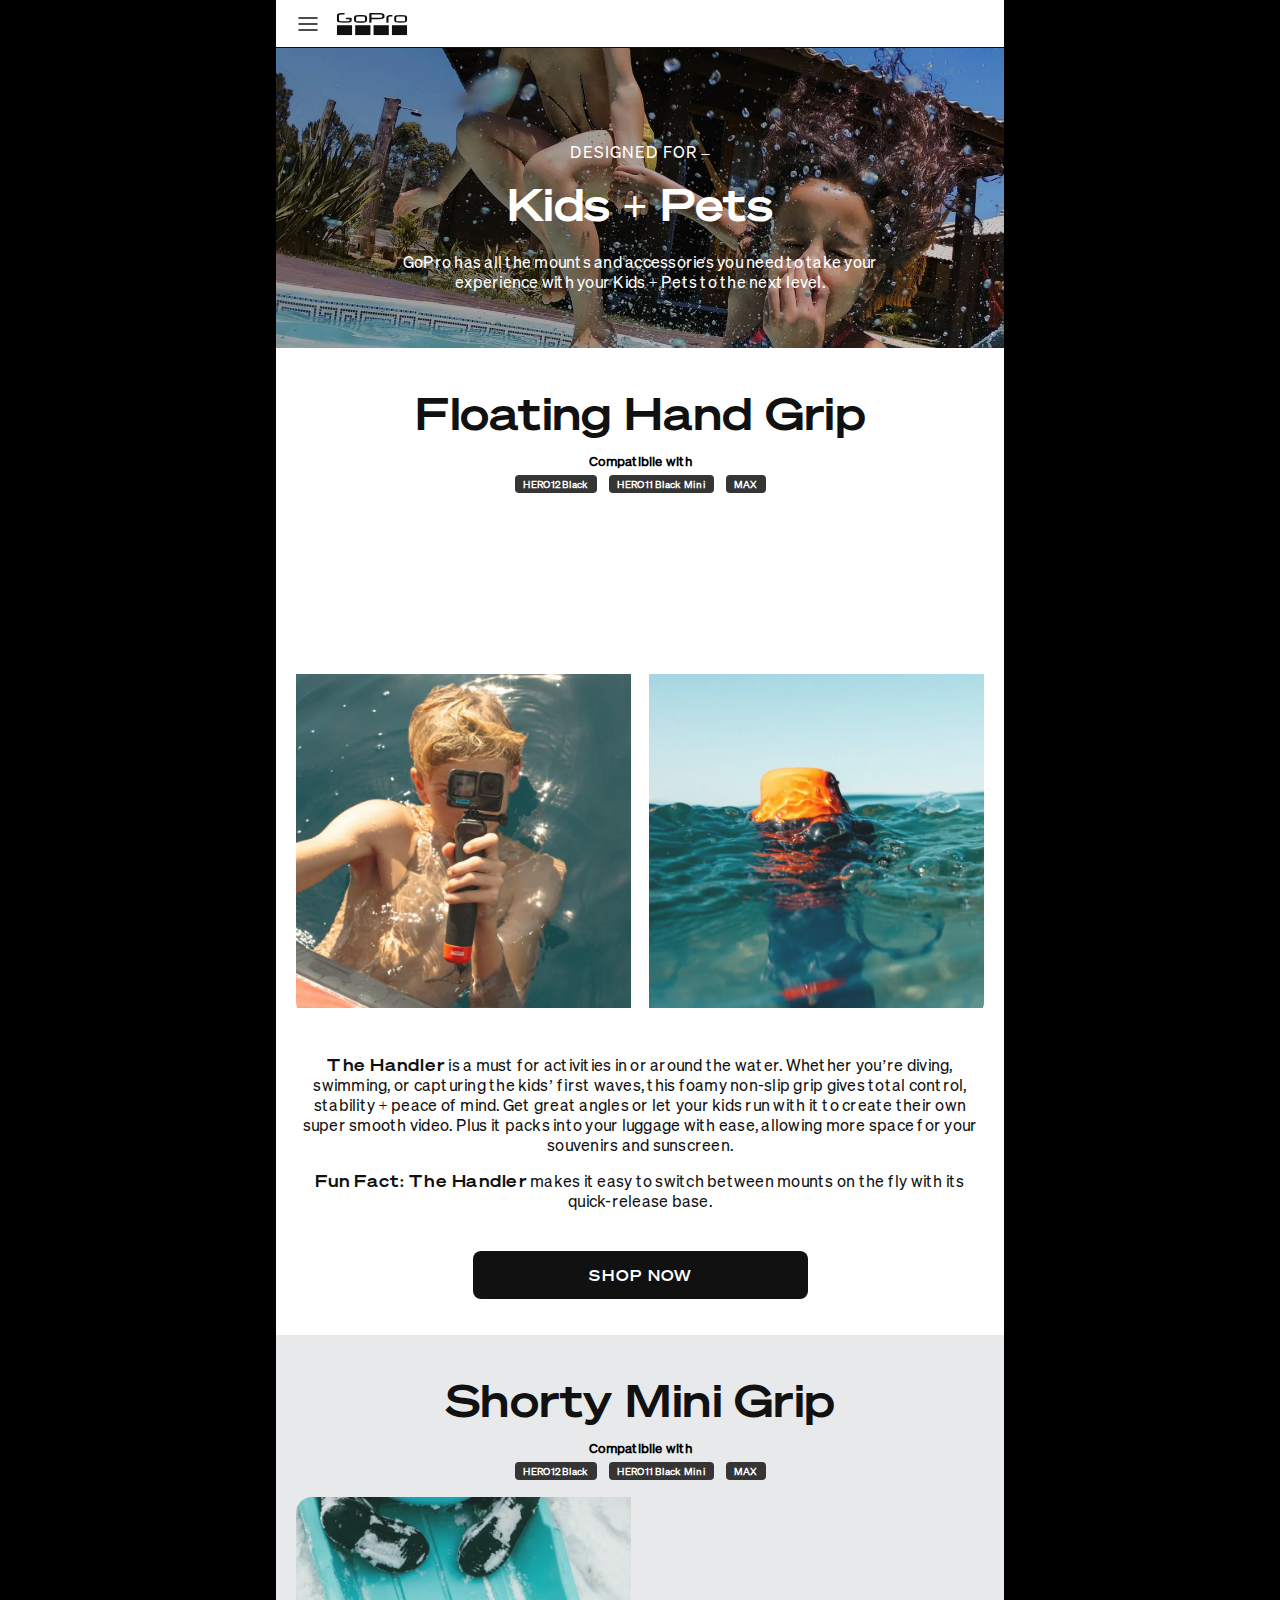
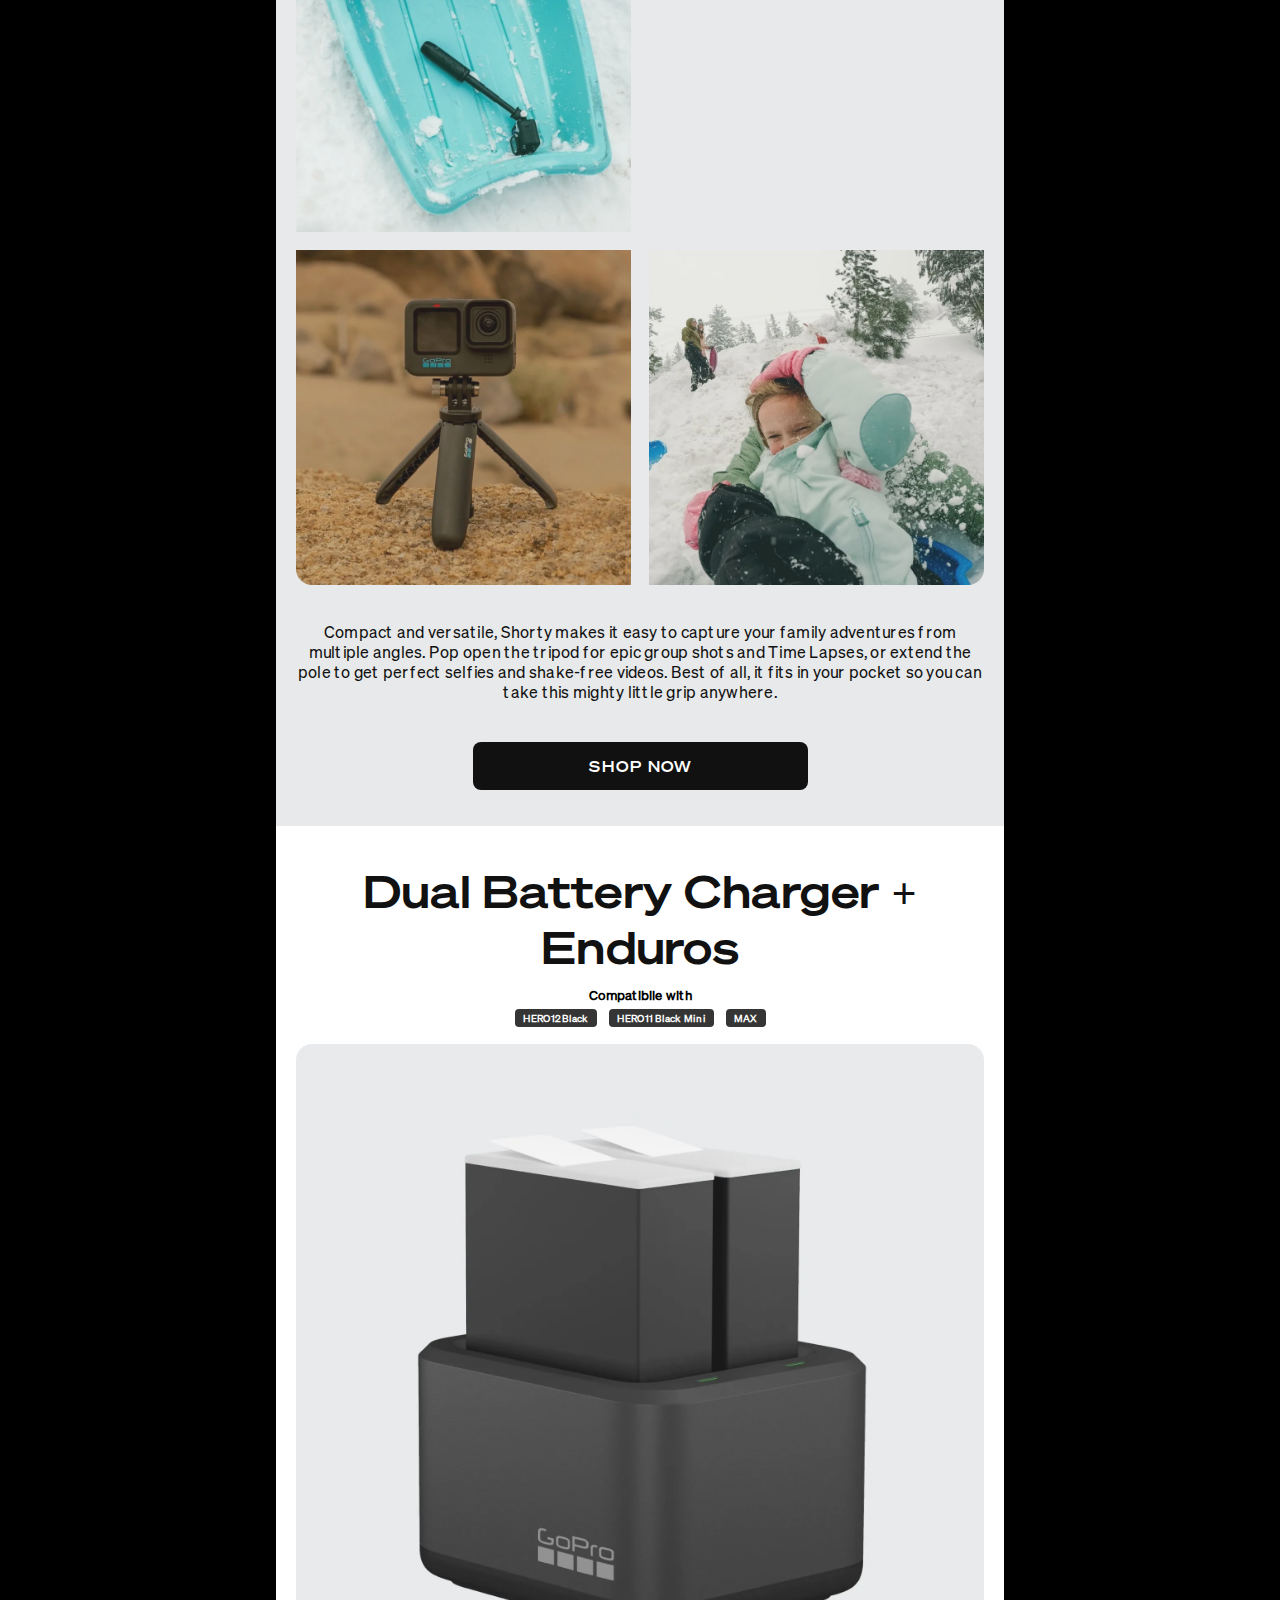
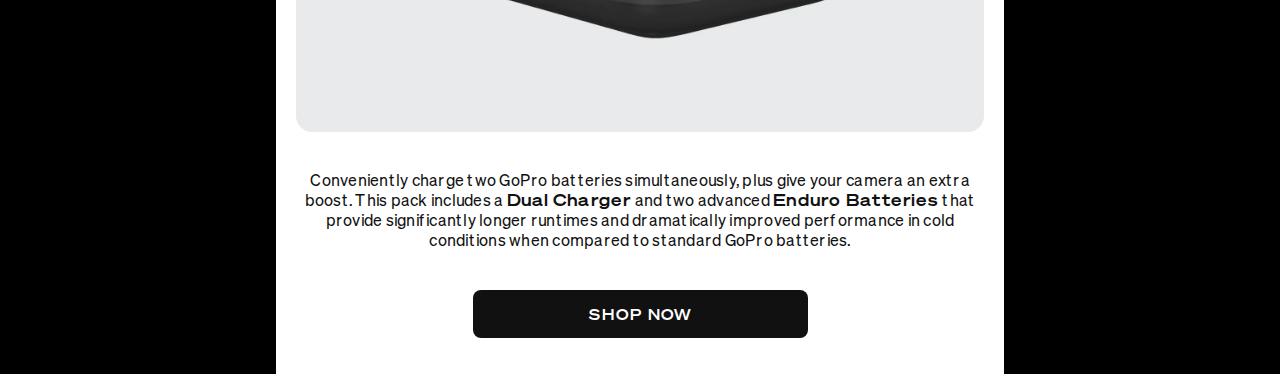
<file: Kids_Pets/index.html>
<!DOCTYPE html>
<!--[if lt IE 7]>      <html class="no-js lt-ie9 lt-ie8 lt-ie7"> <![endif]-->
<!--[if IE 7]>         <html class="no-js lt-ie9 lt-ie8"> <![endif]-->
<!--[if IE 8]>         <html class="no-js lt-ie9"> <![endif]-->
<!--[if gt IE 8]>      <html class="no-js"> <!--<![endif]-->
<html>
    <head>
        <meta charset="utf-8">
        <meta http-equiv="X-UA-Compatible" content="IE=edge">
        <title>Kids + Pets</title>
        <meta name="description" content="">
        <meta name="viewport" content="width=device-width, initial-scale=1">
        <!-- <link rel="stylesheet" href="style.css"> -->
        <link rel="stylesheet" href="../css/style.css">
        <link rel="stylesheet" href="../css/nav.css">
        <link rel="stylesheet" href="../css/sba.css">
       
    </head>
    <body>
    <div class="container">

      <nav>
        <div class="navRow closeNavRow">
          <div class="navItem">SHOP BY ACTIVITY</div>
          <div class="navItem closebutton"><img src="../images/close.svg"></div>
        </div>
        <a class="navRow" href="../Travel/index.html">
          <div class="navItem">Travel + Adventure</div>
          <div class="navItem closebutton"><img src="../images/arrow.svg"></div>
        </a>
       <a class="navRow" href="../Diving/index.html">
        <div class="navItem">Diving + Snorkeling</div>
        <div class="navItem closebutton"><img src="../images/arrow.svg"></div>
        </a>
        <a class="navRow" href="../Hiking_Camping/index.html">
          <div class="navItem">Hiking + Camping</div>
          <div class="navItem closebutton"><img src="../images/arrow.svg"></div>
      </a>
      <a class="navRow" href="../Moutain_Bike/index.html">
        <div class="navItem">Mountain Biking</div>
        <div class="navItem closebutton"><img src="../images/arrow.svg"></div>
      </a>
      <a class="navRow" href="../Skiing/index.html">
        <div class="navItem">Skiing</div>
        <div class="navItem closebutton"><img src="../images/arrow.svg"></div>
    </a>
    <a class="navRow" href="../Snowboarding/index.html">
      <div class="navItem">Snowboarding</div>
      <div class="navItem closebutton"><img src="../images/arrow.svg"></div>
  </a>
      <a class="navRow" href="../Surfing/index.html">
        <div class="navItem">Surfing</div>
        <div class="navItem closebutton"><img src="../images/arrow.svg"></div>
    </a>
    <a class="navRow" href="../Kids_Pets/index.html">
      <div class="navItem">Kids + Pets</div>
      <div class="navItem closebutton"><img src="../images/arrow.svg"></div>
  </a>
       


      </nav>
      <!-- navigation -->
        <div class="navigation">
          <div class="nav">
            <img class="navButton" src="../images/hamburger.svg" alt="menu icon" width="24" height="24" style="float:left; margin-right: 16px;">
            <a href="../index.html">
            <img src="../images/logo-gopro-111111.svg" alt="menu icon" width="72" height="24" style="float:left;">
            </a>
          </div>
        </div>
      <!-- end navigation -->


       <!-- header image -->
<div class="headerImage" style="background-image: url('images/sba-kids-pets-header-mobile-768-2x.webp');">

  <div class="headerContent_sba">
    <p class="Content_headline">Designed for –</p>
    <h1 class="headline-1">Kids + Pets</h1>
    <p class="headerParagraph_sba">GoPro has all the mounts and accessories you need to take your experience with your Kids + Pets to the next level.</p>
    
  </div>

</div>


  <!-- end header image -->

      <!-- main content -->
      <div class="mainContent">
        
<!-- section 1 -->
<div class="gallerySectionSBA">

  <div class="itemDescription">
    <h2 >Floating Hand Grip</h2>
    <div >
      <div class="tagsTitle"><h5>Compatibile with</h5></div>
      <div class="tags">

        <ul>
           <li><p>HERO12 Black</p></li>
           <li><p>HERO11 Black Mini</p></li>
           <li><p>MAX</p></li>
           
        </ul>
      </div>
           
  <div class="grid">
    <div class="rowTop">
    <div class="myVideoClassLarge">
      <video autoplay loop
                muted playsinline>
        <source src="https://static.gopro.com/assets/blta2b8522e5372af40/bltaad257c3aba31eff/6433dc1d50e4c910ff3972ce/3_Handler_830x406.mp4">
        
      </video>  
    </div>

   

    <div class="rowBottom">
    
    <div class="galleryImagesSmall">

      <img class="myImageClass" src="images/sba-kids-pets-handler-image1-1920-2x.webp" >
    </div>

     <div class="galleryImagesSmall">

      <img class="myImageClass" src="images/sba-kids-pets-handler-image2-1920-2x.webp" >
    </div>
    </div>
    </div>

                
    
    

  </div>
 

  
      
      <p><span class="strongContent">The Handler</span> is a must for activities in or around the water. Whether you’re
        diving, swimming, or capturing the kids’ first waves, this foamy non-slip grip gives total control, stability + peace
        of mind. Get great angles or let your kids run with it to create their own super smooth video. Plus it packs into your
        luggage with ease, allowing more space for your souvenirs and sunscreen.</p>
        <p><span class="strongContent">Fun Fact: The Handler</span> makes it easy to switch between mounts on the fly with its quick-release base.</p>

      <button type="button" class="button" onclick="window.location.href='https://www.bestbuy.com/site/the-handler-floating-hand-grip-for-all-gopro-cameras/6421446.p?skuId=6421446';">Shop Now</button>

      </div>
      </div>
  
  </div>
<!-- end section 1 -->


<!-- section 2 -->
<div class="gallerySectionSBA alternateBackgroundColor">

  <div class="itemDescription">
    <h2 >Shorty Mini Grip</h2>
    <div >
      <div class="tagsTitle"><h5>Compatibile with</h5></div>
      <div class="tags">

        <ul>
           <li><p>HERO12 Black</p></li>
           <li><p>HERO11 Black Mini</p></li>
           <li><p>MAX</p></li>
           
        </ul>
      </div>
           
  <div class="grid">
    <div class="rowTop">

    <div class="galleryImagesSmall">

      <img class="myImageClass" src="images/sba-kids-pets-shorty-image1-1920-2x.webp" >
    </div>
    <div class="myVideoClassSmall">
      <video autoplay loop
                muted playsinline>
        <source src="https://static.gopro.com/assets/blta2b8522e5372af40/bltaa22692dcc05f31d/6433dc42cbf631109cafa9aa/1_ShortyMiniGrip_406x406.mp4">
      </video>  
    </div>

    </div>

    <div class="rowBottom">
      <div class="galleryImagesSmall">

        <img class="myImageClass" src="images/sba-kids-pets-shorty-image2-1920-2x.webp" >
      </div>
      <div class="galleryImagesSmall">

        <img class="myImageClass" src="images/sba-kids-pets-shorty-image3-1920-2x.webp" >
      </div>
    </div>

  </div>
 
      <p>Compact and versatile, Shorty makes it easy to capture your family adventures from multiple angles. Pop open the
        tripod for epic group shots and Time Lapses, or extend the pole to get perfect selfies and shake-free videos. Best of
        all, it fits in your pocket so you can take this mighty little grip anywhere.</p>
   
      <button type="button" class="button" onclick="window.location.href='https://www.bestbuy.com/site/shorty-for-all-gopro-cameras/5997209.p?skuId=5997209';">Shop Now</button>

      </div>
      </div>
  
  </div>
<!-- end section 2 -->
         

<!-- section 5 -->
<div class="gallerySectionSBA">

  <div class="itemDescription">
    <h2 >Dual Battery Charger + Enduros</h2>
    <div >
      <div class="tagsTitle"><h5>Compatibile with</h5></div>
      <div class="tags">

        <ul>
           <li><p>HERO12 Black</p></li>
           <li><p>HERO11 Black Mini</p></li>
           <li><p>MAX</p></li>
           
        </ul>
      </div>
           
  <div class="grid">

  
    <div class="galleryImagesFull">

      <img class="myImageClass" src="images/sba-kids-pets-enduro-image1-1920-2x.webp" >
    </div>
    

  </div>
  </div>
 

 
  <p> Conveniently charge two GoPro batteries
        simultaneously, plus give your camera an extra boost. This pack includes a <span class="strongContent">Dual Charger</span>
      and two advanced <span class="strongContent">Enduro Batteries</span> that provide significantly longer runtimes and dramatically improved performance in cold conditions when compared to standard GoPro batteries.</p>
      <button type="button" class="button" onclick="window.location.href='https://www.bestbuy.com/site/gopro-rechargeable-enduro-lithium-ion-battery-for-max/6523784.p?skuId=6523784';">Shop Now</button>

    </div>
      </div>
  
  </div>
<!-- end section 5 -->





          
        
      </div>
      <!-- end main content -->
    
  </body>
  <script src="../main.js"></script>
</html>
</file>
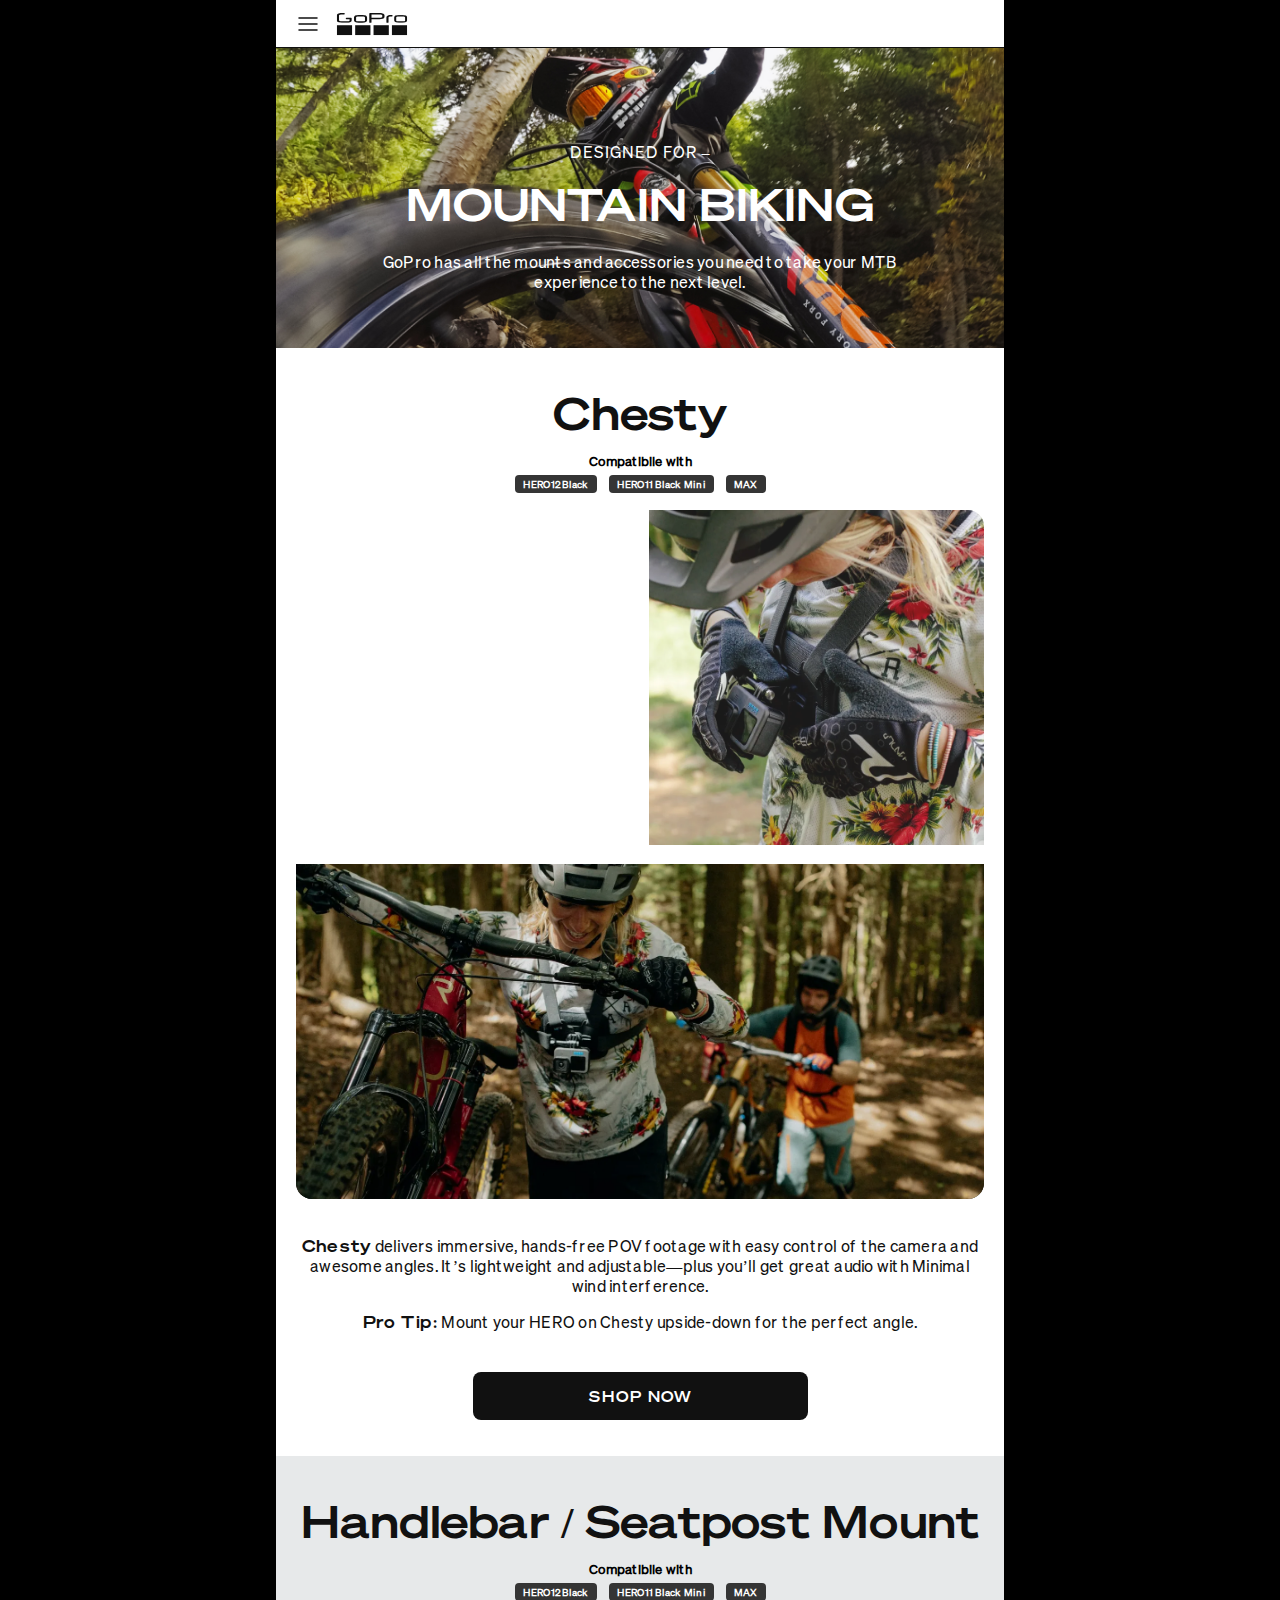
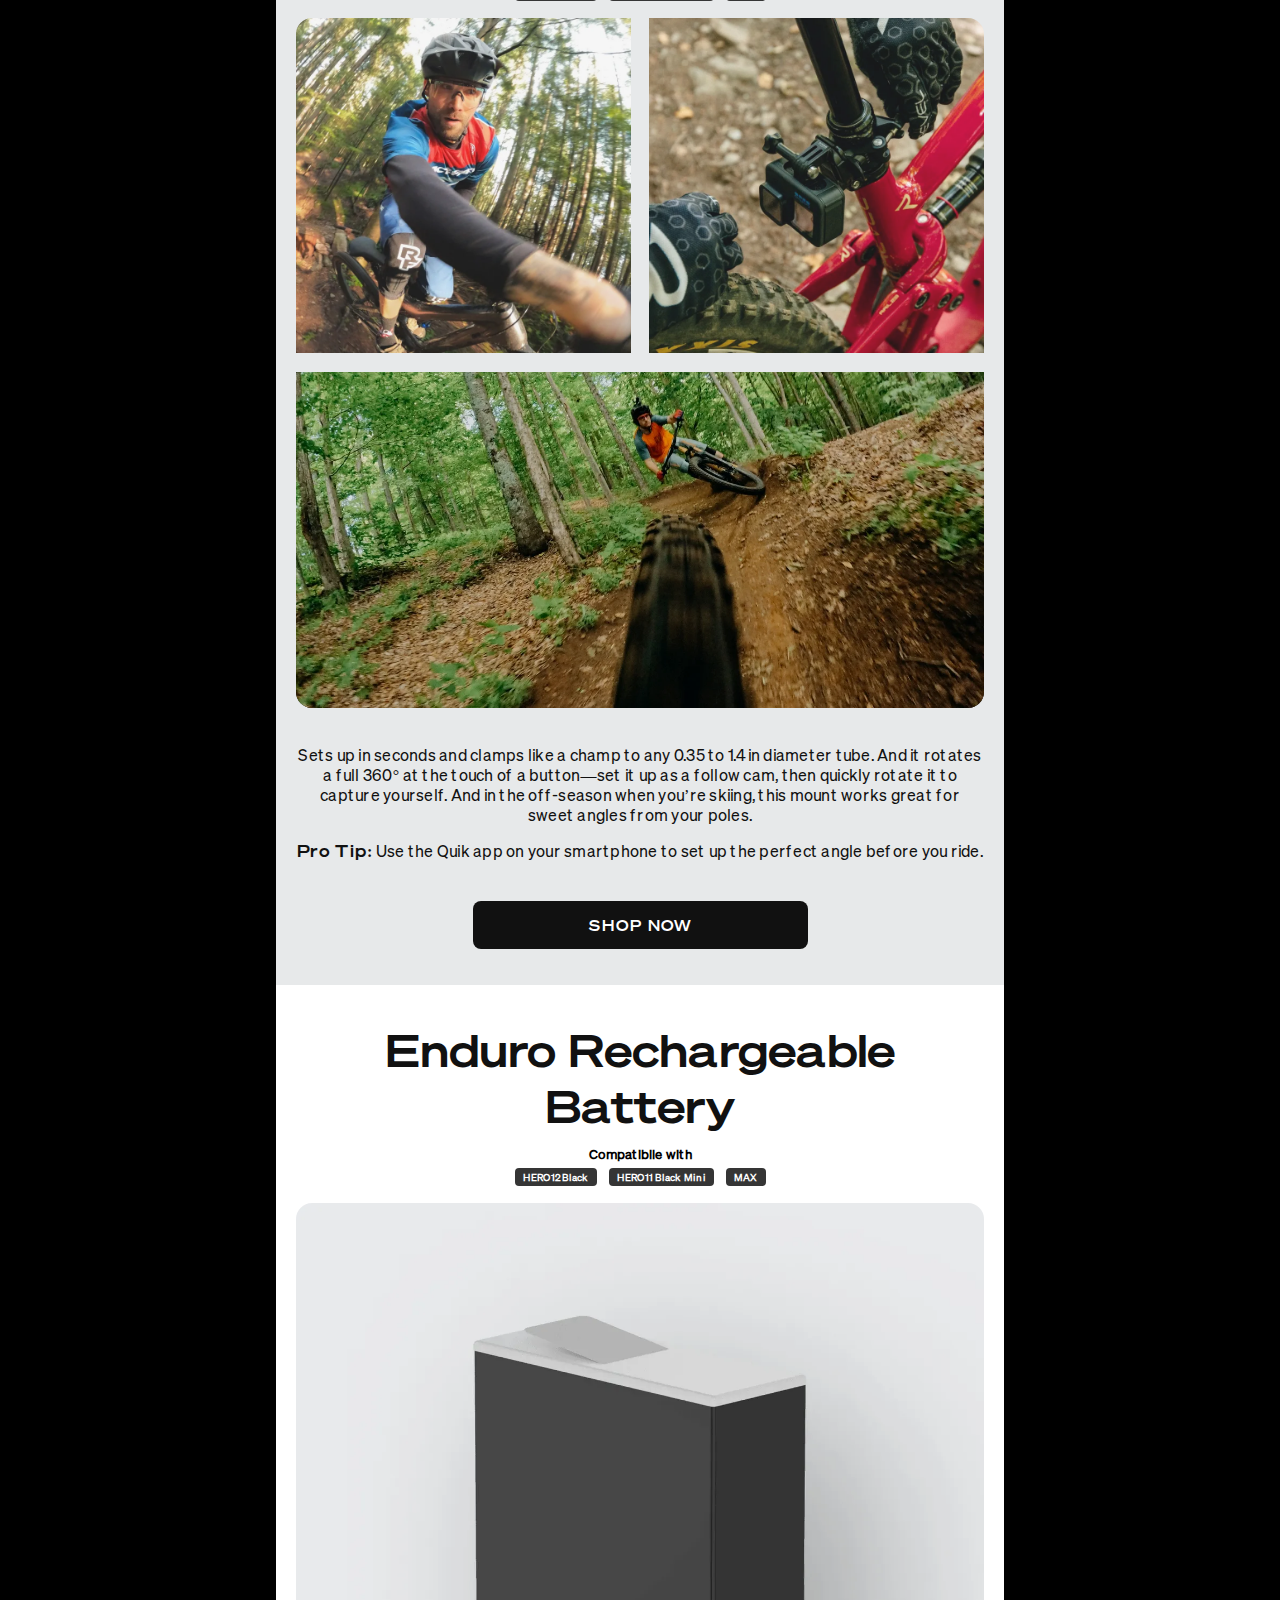
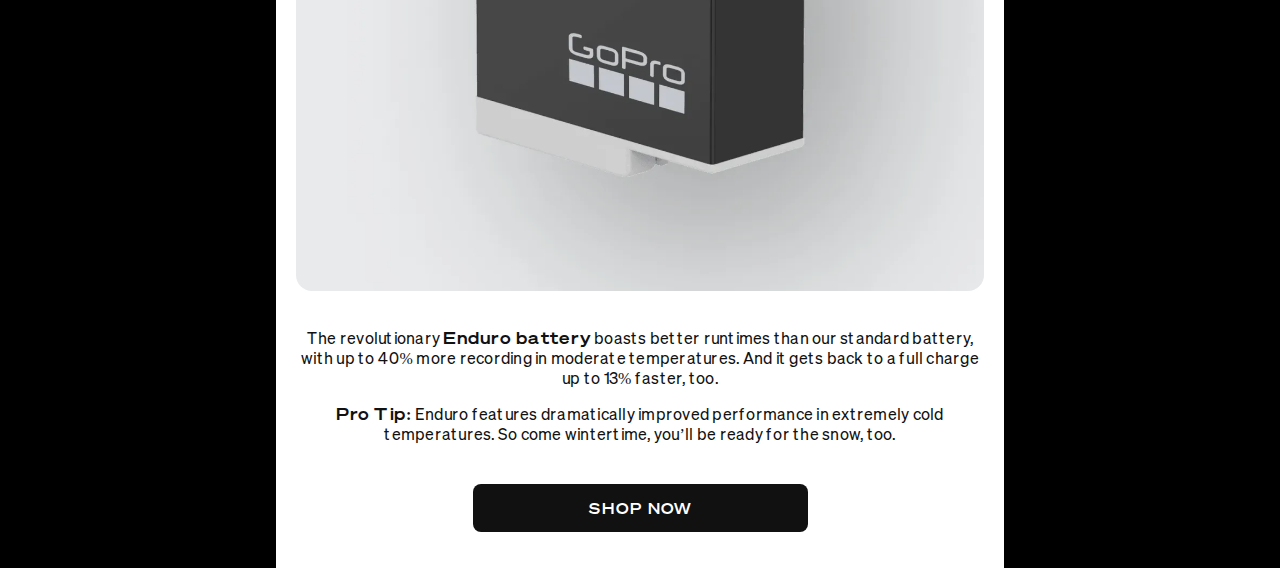
<file: Moutain_Bike/index.html>
<!DOCTYPE html>
<!--[if lt IE 7]>      <html class="no-js lt-ie9 lt-ie8 lt-ie7"> <![endif]-->
<!--[if IE 7]>         <html class="no-js lt-ie9 lt-ie8"> <![endif]-->
<!--[if IE 8]>         <html class="no-js lt-ie9"> <![endif]-->
<!--[if gt IE 8]>      <html class="no-js"> <!--<![endif]-->
<html>
    <head>
        <meta charset="utf-8">
        <meta http-equiv="X-UA-Compatible" content="IE=edge">
        <title></title>
        <meta name="description" content="">
        <meta name="viewport" content="width=device-width, initial-scale=1">
        <!-- <link rel="stylesheet" href="style.css"> -->
        <link rel="stylesheet" href="../css/style.css">
        <link rel="stylesheet" href="../css/nav.css">
        <link rel="stylesheet" href="../css/sba.css">
       
    </head>
    <body>
    <div class="container">

      <nav>
        <div class="navRow closeNavRow">
          <div class="navItem">SHOP BY ACTIVITY</div>
          <div class="navItem closebutton"><img src="../images/close.svg"></div>
        </div>
        <a class="navRow" href="../Travel/index.html">
          <div class="navItem">Travel + Adventure</div>
          <div class="navItem closebutton"><img src="../images/arrow.svg"></div>
        </a>
       <a class="navRow" href="../Diving/index.html">
        <div class="navItem">Diving + Snorkeling</div>
        <div class="navItem closebutton"><img src="../images/arrow.svg"></div>
        </a>
        <a class="navRow" href="../Hiking_Camping/index.html">
          <div class="navItem">Hiking + Camping</div>
          <div class="navItem closebutton"><img src="../images/arrow.svg"></div>
      </a>
      <a class="navRow" href="../Moutain_Bike/index.html">
        <div class="navItem">Mountain Biking</div>
        <div class="navItem closebutton"><img src="../images/arrow.svg"></div>
      </a>
      <a class="navRow" href="../Skiing/index.html">
        <div class="navItem">Skiing</div>
        <div class="navItem closebutton"><img src="../images/arrow.svg"></div>
    </a>
    <a class="navRow" href="../Snowboarding/index.html">
      <div class="navItem">Snowboarding</div>
      <div class="navItem closebutton"><img src="../images/arrow.svg"></div>
  </a>
      <a class="navRow" href="../Surfing/index.html">
        <div class="navItem">Surfing</div>
        <div class="navItem closebutton"><img src="../images/arrow.svg"></div>
    </a>
    <a class="navRow" href="../Kids_Pets/index.html">
      <div class="navItem">Kids + Pets</div>
      <div class="navItem closebutton"><img src="../images/arrow.svg"></div>
  </a>
       


      </nav>
      <!-- navigation -->
        <div class="navigation">
          <div class="nav">
            <img class="navButton" src="../images/hamburger.svg" alt="menu icon" width="24" height="24" style="float:left; margin-right: 16px;">
            <a href="../index.html">
            <img src="../images/logo-gopro-111111.svg" alt="menu icon" width="72" height="24" style="float:left;">
            </a>
          </div>
        </div>
      <!-- end navigation -->


       <!-- header image -->
<div class="headerImage" style="background-image: url('images/hero-img.jpg');">

  <div class="headerContent_sba">
    <p class="Content_headline">Designed for –</p>
    <h1 class="headline-1">MOUNTAIN BIKING</h1>
    <p class="headerParagraph_sba">GoPro has all the mounts and accessories you need to take your MTB experience to the next level.
    </p>
    
  </div>

</div>


  <!-- end header image -->

      <!-- main content -->
      <div class="mainContent">
        




         

 <!-- section 1 -->
 <div class="gallerySectionSBA">

  <div class="itemDescription">
    <h2 >Chesty</h2>
    <div >
      <div class="tagsTitle"><h5>Compatibile with</h5></div>
      <div class="tags">

        <ul>
           <li><p>HERO12 Black</p></li>
           <li><p>HERO11 Black Mini</p></li>
           <li><p>MAX</p></li>
           
        </ul>
      </div>
           
  <div class="grid">
    <div class="rowTop">
    <div class="myVideoClassSmall">
      <video autoplay loop
                muted playsinline>
        <source src="https://static.gopro.com/assets/blta2b8522e5372af40/blt1d6084b575397e4c/62d158200082c23285ecad0a/03_MTB_Chesty_406x406.mp4">
        
        Your browser does not support the video tag.
      </video>  
    </div>

    <div class="galleryImagesSmall">

      <img class="myImageClass" src="images/sba-mtb-chest-harness-image1-1920-2x.webp" >
    </div>
    </div>

    <div class="rowBottom">
    <div class="galleryImagesLarge">

      <img class="myImageClass" src="images/sba-mtb-chest-harness-image2-1920-2x.webp" >
    </div>
    </div>

                
    
    

  </div>
 

  
      <p><span class="strongContent">Chesty</span> delivers immersive, hands-free POV footage with easy control of the camera and awesome
        angles. It’s lightweight and adjustable—plus you’ll get great audio with Minimal wind interference.</p>
      <p><span class="strongContent">Pro Tip:</span> Mount your HERO on Chesty upside-down for the perfect angle.</p>

      <button type="button" class="button" onclick="window.location.href='https://www.bestbuy.com/site/chesty-for-all-gopro-cameras/6241602.p?skuId=6241602';">Shop Now</button>

      </div>
      </div>
  
  </div>
<!-- end section 1 -->

<!-- section 4 -->
<div class="gallerySectionSBA alternateBackgroundColor">

  <div class="itemDescription">
    <h2 >Handlebar / Seatpost Mount</h2>
    <div >
      <div class="tagsTitle"><h5>Compatibile with</h5></div>
      <div class="tags">

        <ul>
           <li><p>HERO12 Black</p></li>
           <li><p>HERO11 Black Mini</p></li>
           <li><p>MAX</p></li>
           
        </ul>
      </div>
           
  <div class="grid">
<div class="rowTop">
    <div class="galleryImagesSmall">

      <img class="myImageClass" src="images/sba-mtb-handlebar-mount-image1-1920-2x.webp" >
    </div>
    <div class="galleryImagesSmall">

      <img class="myImageClass" src="images/sba-mtb-handlebar-mount-image2-1920-2x.webp" >
    </div>

  </div>
  <div class="rowBottom">
    <div class="galleryImagesLarge">

      <img class="myImageClass" src="images/sba-mtb-handlebar-mount-image3-1920-2x.webp" >
    </div>
    </div>

  </div>
 


      <p>Sets up in seconds and clamps like a champ to any 0.35 to 1.4in diameter tube. And it rotates a full 360° at the
        touch of a button—set it up as a follow cam, then quickly rotate it to capture yourself. And in the off-season when
        you’re skiing, this mount works great for sweet angles from your poles.</p>
      <p><span class="strongContent">Pro Tip:</span> Use the Quik app on your smartphone to set up the perfect angle before you ride.</p>
      <button type="button" class="button" onclick="window.location.href='https://www.bestbuy.com/site/handlebar-seatpost-pole-mount-for-all-gopro-cameras/5580652.p?skuId=5580652';">Shop Now</button>

      </div>
      </div>
  
  </div>
<!-- end section 4 -->

<!-- section 5 -->
<div class="gallerySectionSBA">

  <div class="itemDescription">
    <h2 >Enduro Rechargeable Battery</h2>
    <div >
      <div class="tagsTitle"><h5>Compatibile with</h5></div>
      <div class="tags">

        <ul>
           <li><p>HERO12 Black</p></li>
           <li><p>HERO11 Black Mini</p></li>
           <li><p>MAX</p></li>
           
        </ul>
      </div>
           
  <div class="grid">

  
    <div class="galleryImagesFull">

      <img class="myImageClass" src="images/sba-mtb-enduro-image1-1920-2x.webp" >
    </div>
    

  </div>
  </div>
 

 
      <p>The revolutionary <span class="strongContent">Enduro battery</span> boasts better runtimes than our standard battery, with up to 40% more recording in
        moderate temperatures. And it gets back to a full charge up to 13% faster, too.</p>
      <p><span class="strongContent">Pro Tip:</span> Enduro features dramatically improved performance in extremely cold temperatures. So come wintertime, you’ll be ready for the snow, too.</p>
      <button type="button" class="button" onclick="window.location.href='https://www.bestbuy.com/site/gopro-rechargeable-enduro-lithium-ion-battery-for-max/6523784.p?skuId=6523784';">Shop Now</button>

    </div>
      </div>
  
  </div>
<!-- end section 5 -->





          
        
      </div>
      <!-- end main content -->
    
  </body>
  <script src="../main.js"></script>
</html>
</file>
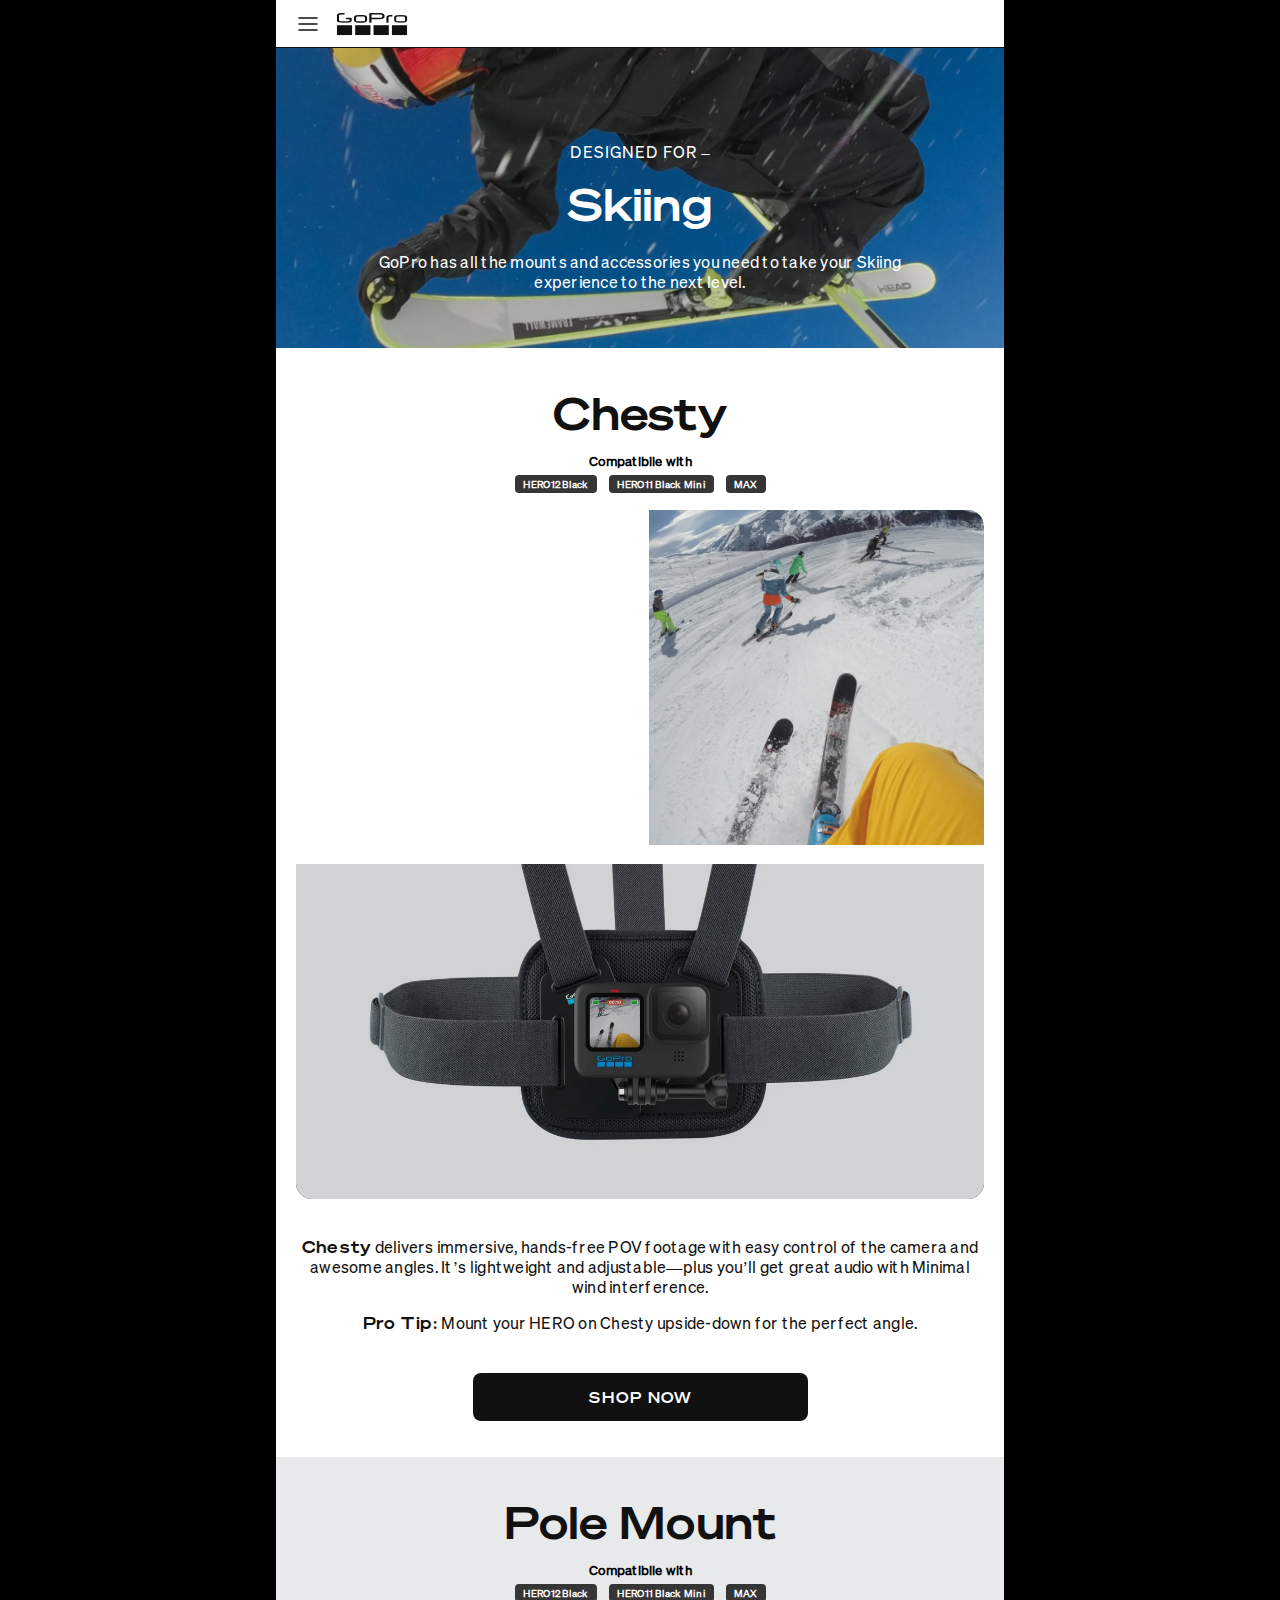
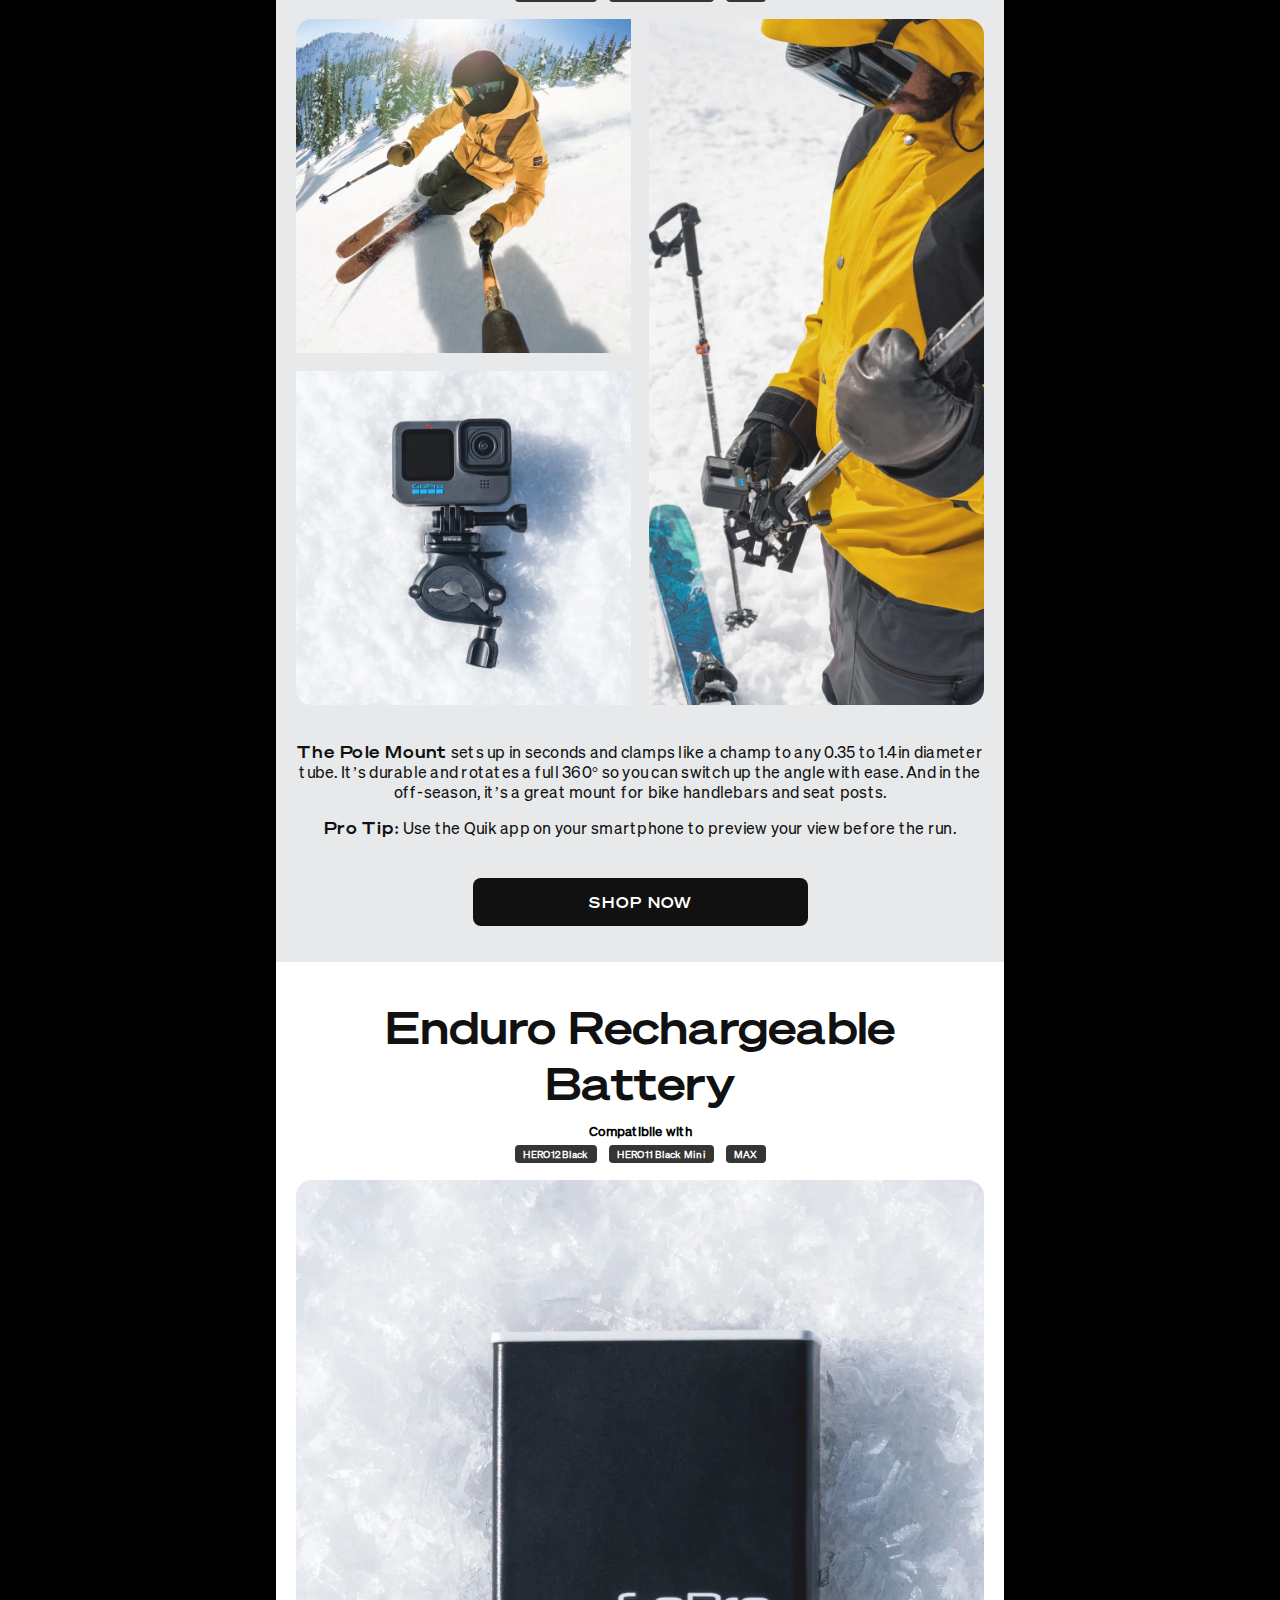
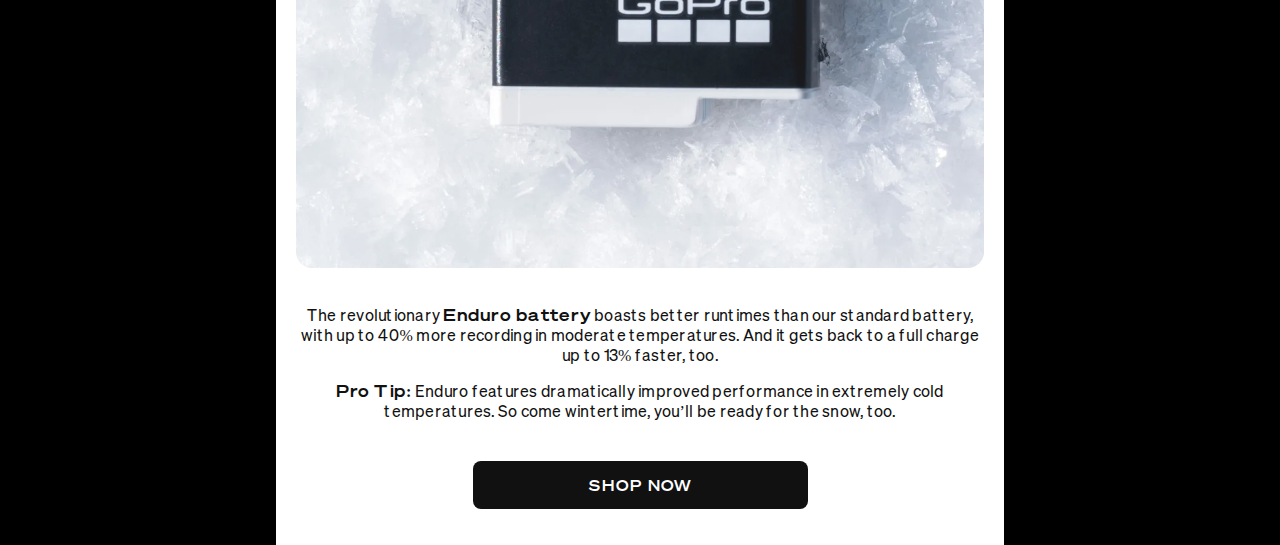
<file: Skiing/index.html>
<!DOCTYPE html>
<!--[if lt IE 7]>      <html class="no-js lt-ie9 lt-ie8 lt-ie7"> <![endif]-->
<!--[if IE 7]>         <html class="no-js lt-ie9 lt-ie8"> <![endif]-->
<!--[if IE 8]>         <html class="no-js lt-ie9"> <![endif]-->
<!--[if gt IE 8]>      <html class="no-js"> <!--<![endif]-->
<html>
    <head>
        <meta charset="utf-8">
        <meta http-equiv="X-UA-Compatible" content="IE=edge">
        <title>Skiing</title>
        <meta name="description" content="">
        <meta name="viewport" content="width=device-width, initial-scale=1">
        <!-- <link rel="stylesheet" href="style.css"> -->
        <link rel="stylesheet" href="../css/style.css">
        <link rel="stylesheet" href="../css/nav.css">
        <link rel="stylesheet" href="../css/sba.css">
       
    </head>
    <body>
    <div class="container">

      <nav>
        <div class="navRow closeNavRow">
          <div class="navItem">SHOP BY ACTIVITY</div>
          <div class="navItem closebutton"><img src="../images/close.svg"></div>
        </div>
        <a class="navRow" href="../Travel/index.html">
          <div class="navItem">Travel + Adventure</div>
          <div class="navItem closebutton"><img src="../images/arrow.svg"></div>
        </a>
       <a class="navRow" href="../Diving/index.html">
        <div class="navItem">Diving + Snorkeling</div>
        <div class="navItem closebutton"><img src="../images/arrow.svg"></div>
        </a>
        <a class="navRow" href="../Hiking_Camping/index.html">
          <div class="navItem">Hiking + Camping</div>
          <div class="navItem closebutton"><img src="../images/arrow.svg"></div>
      </a>
      <a class="navRow" href="../Moutain_Bike/index.html">
        <div class="navItem">Mountain Biking</div>
        <div class="navItem closebutton"><img src="../images/arrow.svg"></div>
      </a>
      <a class="navRow" href="../Skiing/index.html">
        <div class="navItem">Skiing</div>
        <div class="navItem closebutton"><img src="../images/arrow.svg"></div>
    </a>
    <a class="navRow" href="../Snowboarding/index.html">
      <div class="navItem">Snowboarding</div>
      <div class="navItem closebutton"><img src="../images/arrow.svg"></div>
  </a>
      <a class="navRow" href="../Surfing/index.html">
        <div class="navItem">Surfing</div>
        <div class="navItem closebutton"><img src="../images/arrow.svg"></div>
    </a>
    <a class="navRow" href="../Kids_Pets/index.html">
      <div class="navItem">Kids + Pets</div>
      <div class="navItem closebutton"><img src="../images/arrow.svg"></div>
  </a>
       


      </nav>
      <!-- navigation -->
        <div class="navigation">
          <div class="nav">
            <img class="navButton" src="../images/hamburger.svg" alt="menu icon" width="24" height="24" style="float:left; margin-right: 16px;">
            <a href="../index.html">
            <img src="../images/logo-gopro-111111.svg" alt="menu icon" width="72" height="24" style="float:left;">
            </a>
          </div>
        </div>
      <!-- end navigation -->


       <!-- header image -->
<div class="headerImage" style="background-image: url('images/sba-ski-header-desktop-768-2x.webp');">

  <div class="headerContent_sba">
    <p class="Content_headline">Designed for –</p>
    <h1 class="headline-1">Skiing</h1>
    <p class="headerParagraph_sba">GoPro has all the mounts and accessories you need to take your Skiing experience to the next level.</p>
    
  </div>

</div>


  <!-- end header image -->

      <!-- main content -->
      <div class="mainContent">
        
<!-- section 1 -->
<div class="gallerySectionSBA">

  <div class="itemDescription">
    <h2 >Chesty</h2>
    <div >
      <div class="tagsTitle"><h5>Compatibile with</h5></div>
      <div class="tags">

        <ul>
           <li><p>HERO12 Black</p></li>
           <li><p>HERO11 Black Mini</p></li>
           <li><p>MAX</p></li>
           
        </ul>
      </div>
           
  <div class="grid">
    <div class="rowTop">
    <div class="myVideoClassSmall">
      <video autoplay loop
                muted playsinline>
        <source src="https://static.gopro.com/assets/blta2b8522e5372af40/blt2a59206a5dbac0a2/62cfe9be0082c23285eca30b/02_Ski_Chesty_830x830.mp4">
        
        
      </video>  
    </div>

    <div class="galleryImagesSmall">

      <img class="myImageClass" src="images/sba-ski-chest-harness-image1-1920-2x.webp" >
    </div>
    </div>

    <div class="rowBottom">
    <div class="galleryImagesLarge">

      <img class="myImageClass" src="images/sba-ski-chest-harness-image2-1920-2x.webp" >
    </div>
    </div>


  </div>
 
      <p><span class="strongContent">Chesty</span> delivers immersive, hands-free POV footage with easy control of the camera and awesome
        angles. It’s lightweight and adjustable—plus you’ll get great audio with Minimal wind interference.</p>
      <p><span class="strongContent">Pro Tip:</span> Mount your HERO on Chesty upside-down for the perfect angle.</p>

      <button type="button" class="button" onclick="window.location.href='https://www.bestbuy.com/site/chesty-for-all-gopro-cameras/6241602.p?skuId=6241602';">Shop Now</button>

      </div>
      </div>
  
  </div>
 <!-- section 2 -->
 <!-- <div class="gallerySectionSBA alternateBackgroundColor">

  <div class="itemDescription">
    <h2 >Pole Mount</h2>
    <div >
      <div class="tagsTitle"><h5>Compatibile with</h5></div>
      <div class="tags">

        <ul>
           <li><p>HERO11 Black</p></li>
           <li><p>HERO11 Black Mini</p></li>
           <li><p>MAX</p></li>
           
        </ul>
      </div>
           
  <div class="gridVertical">
    <div class="columnLeft">
      <div class="galleryImagesTall">

        <img class="myImageClass" src="images/sba-ski-pole-mount-image2-1920-2x.webp" >
      </div>

   
    </div>
   
    <div class="columnRight">
    <div class="galleryImagesSmallVertical">

      <img class="myImageClass" src="images/sba-ski-pole-mount-video-fpo1-1920-2x.webp" >
    </div>
    <div class="galleryImagesSmallVertical">

      <img class="myImageClass" src="images/sba-ski-pole-mount-image1-1920-2x.webp" >
    </div>
    </div>

                
    
    

  </div>
 

  
      <p><span class="strongContent">The Pole Mount </span>sets up in seconds and clamps like a champ to any 0.35 to 1.4in
        diameter tube. It’s durable and rotates a full 360° so you can switch up the angle with ease. And in the off-season,
        it’s a great mount for bike handlebars and seat posts. </p>
      <p><span class="strongContent">Pro Tip:</span> Use the Quik app on your smartphone to preview your view before the run.</p>

      <button type="button" class="button" onclick="window.location.href='https://www.bestbuy.com/site/handlebar-seatpost-pole-mount-for-all-gopro-cameras/5580652.p?skuId=5580652';">Shop Now</button>

      </div>
      </div>
  
  </div> -->
<!-- end section 2 -->

<!-- section 2 -->
<div class="gallerySectionSBA alternateBackgroundColor">

  <div class="itemDescription">
    <h2 >Pole Mount</h2>
    <div >
      <div class="tagsTitle"><h5>Compatibile with</h5></div>
      <div class="tags">

        <ul>
           <li><p>HERO12 Black</p></li>
           <li><p>HERO11 Black Mini</p></li>
           <li><p>MAX</p></li>
           
        </ul>
      </div>
           
  <div class="gridVertical">
    <div class="columnLeftStacked">
    

      <div class="galleryImagesSmallVertical">

        <img class="myImageClass" src="images/sba-ski-pole-mount-video-fpo1-1920-2x.webp" >
      </div>
      <div class="galleryImagesSmallVertical">
  
        <img class="myImageClass" src="images/sba-ski-pole-mount-image1-1920-2x.webp" >
      </div>
    </div>
   
    <div class="columnRightTall">
      <div class="galleryImagesTallRight">

        <img class="myImageClass" src="images/sba-ski-pole-mount-image2-1920-2x.webp" >
      </div>
    </div>

                
    
    

  </div>
 

  
      <p><span class="strongContent">The Pole Mount </span>sets up in seconds and clamps like a champ to any 0.35 to 1.4in
        diameter tube. It’s durable and rotates a full 360° so you can switch up the angle with ease. And in the off-season,
        it’s a great mount for bike handlebars and seat posts. </p>
      <p><span class="strongContent">Pro Tip:</span> Use the Quik app on your smartphone to preview your view before the run.</p>

      <button type="button" class="button" onclick="window.location.href='https://www.bestbuy.com/site/handlebar-seatpost-pole-mount-for-all-gopro-cameras/5580652.p?skuId=5580652';">Shop Now</button>

      </div>
      </div>
  
  </div>
<!-- end section 2 -->



<!-- section 5 -->
<div class="gallerySectionSBA">

  <div class="itemDescription">
    <h2 >Enduro Rechargeable Battery</h2>
    <div >
      <div class="tagsTitle"><h5>Compatibile with</h5></div>
      <div class="tags">

        <ul>
           <li><p>HERO12 Black</p></li>
           <li><p>HERO11 Black Mini</p></li>
           <li><p>MAX</p></li>
           
        </ul>
      </div>
           
  <div class="grid">

  
    <div class="galleryImagesFull">

      <img class="myImageClass" src="images/sba-ski-enduro-image1-1920-2x.webp" >
    </div>
    

  </div>
  </div>
 

 
      <p>The revolutionary <span class="strongContent">Enduro battery</span> boasts better runtimes than our standard battery, with up to 40% more recording in
        moderate temperatures. And it gets back to a full charge up to 13% faster, too.</p>
      <p><span class="strongContent">Pro Tip:</span> Enduro features dramatically improved performance in extremely cold temperatures. So come wintertime, you’ll be ready for the snow, too.</p>
      <button type="button" class="button" onclick="window.location.href='https://www.bestbuy.com/site/gopro-rechargeable-enduro-lithium-ion-battery-for-max/6523784.p?skuId=6523784';">Shop Now</button>

    </div>
      </div>
  
  </div>
<!-- end section 5 -->





          
        
      </div>
      <!-- end main content -->
    
  </body>
  <script src="../main.js"></script>
</html>
</file>
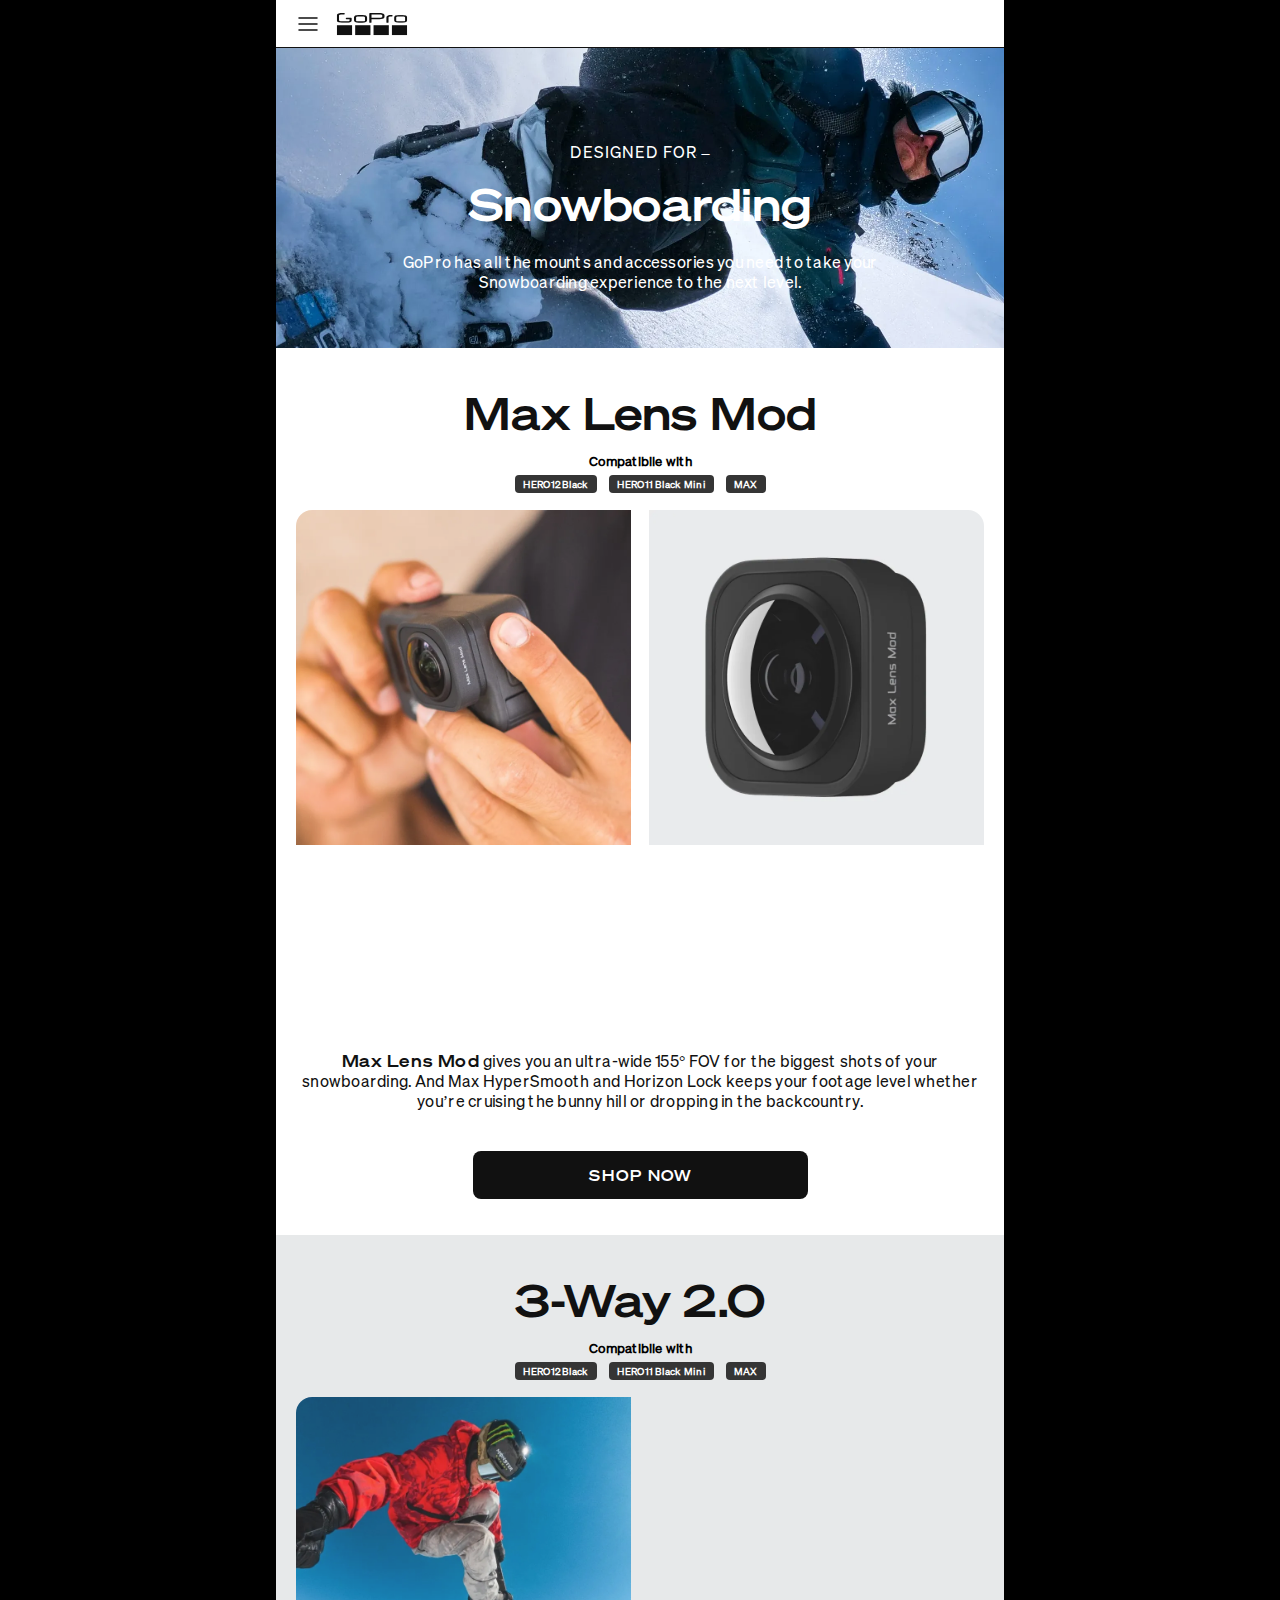
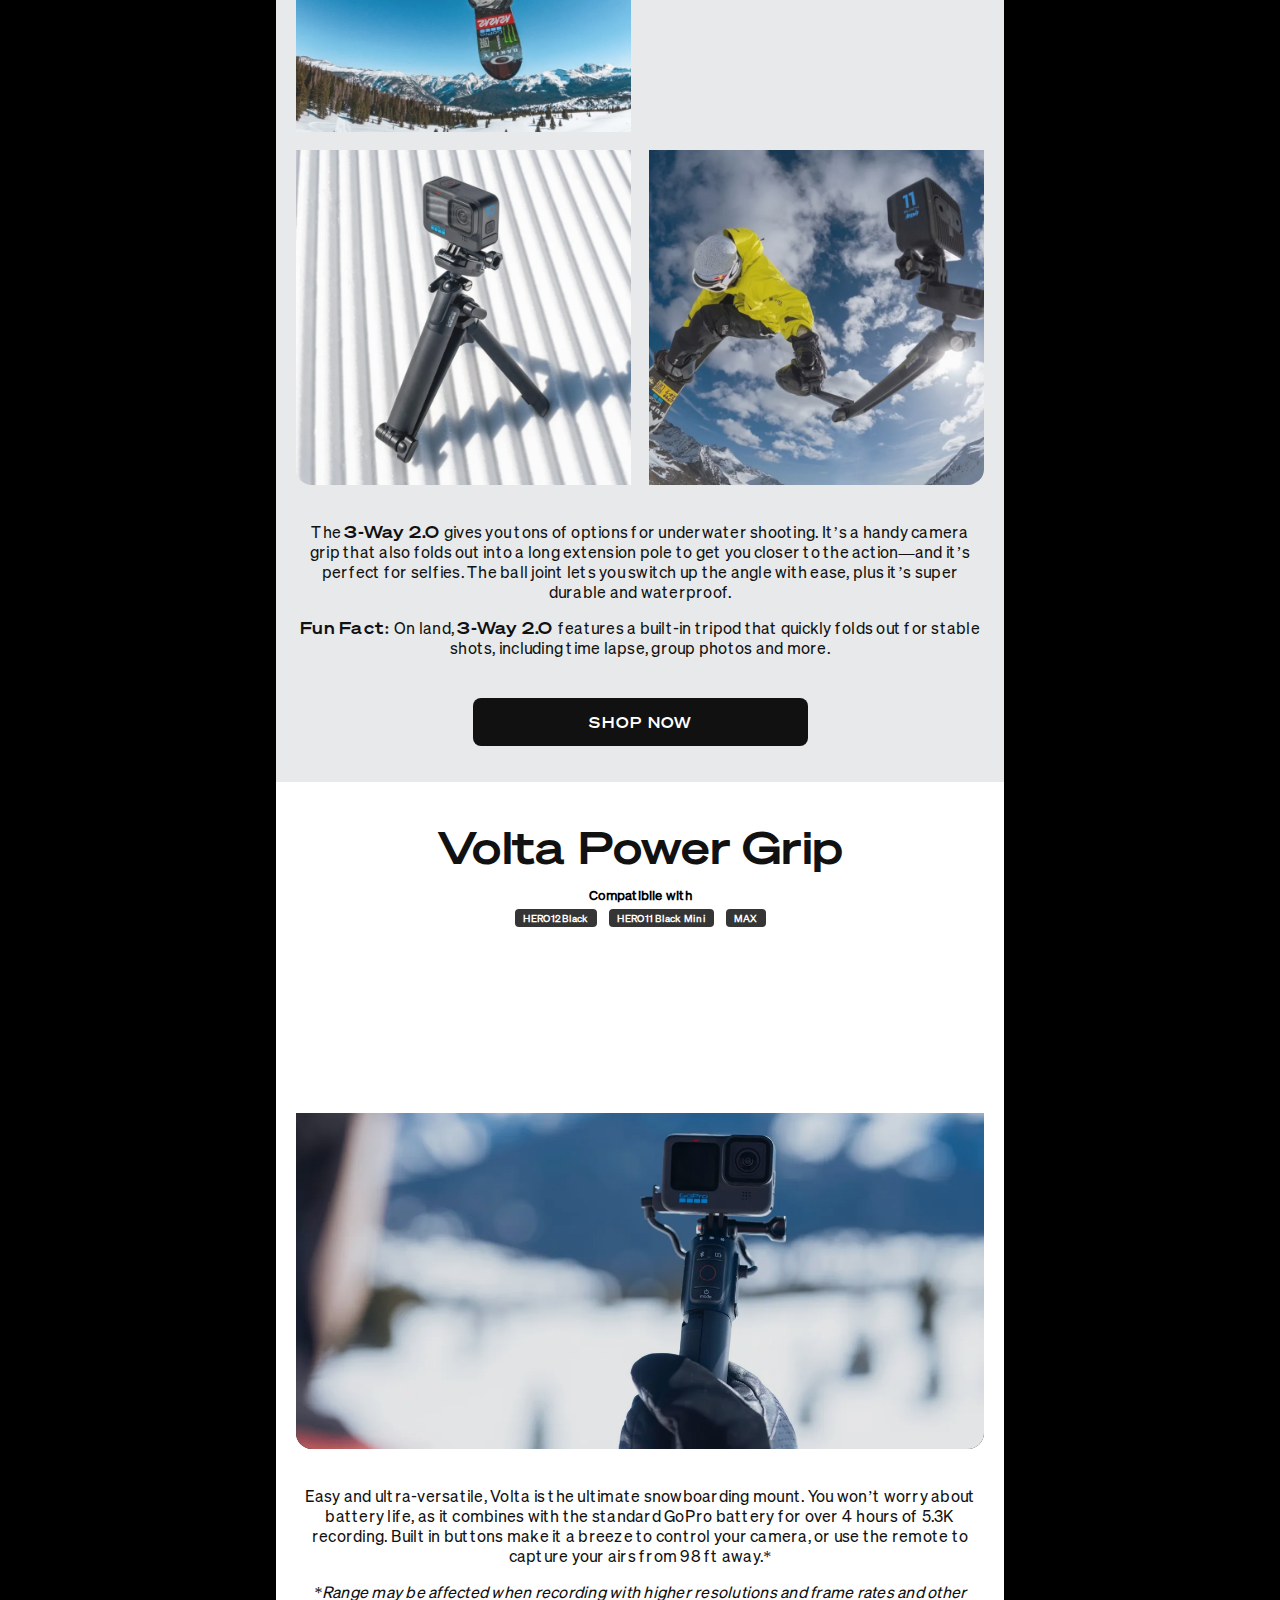
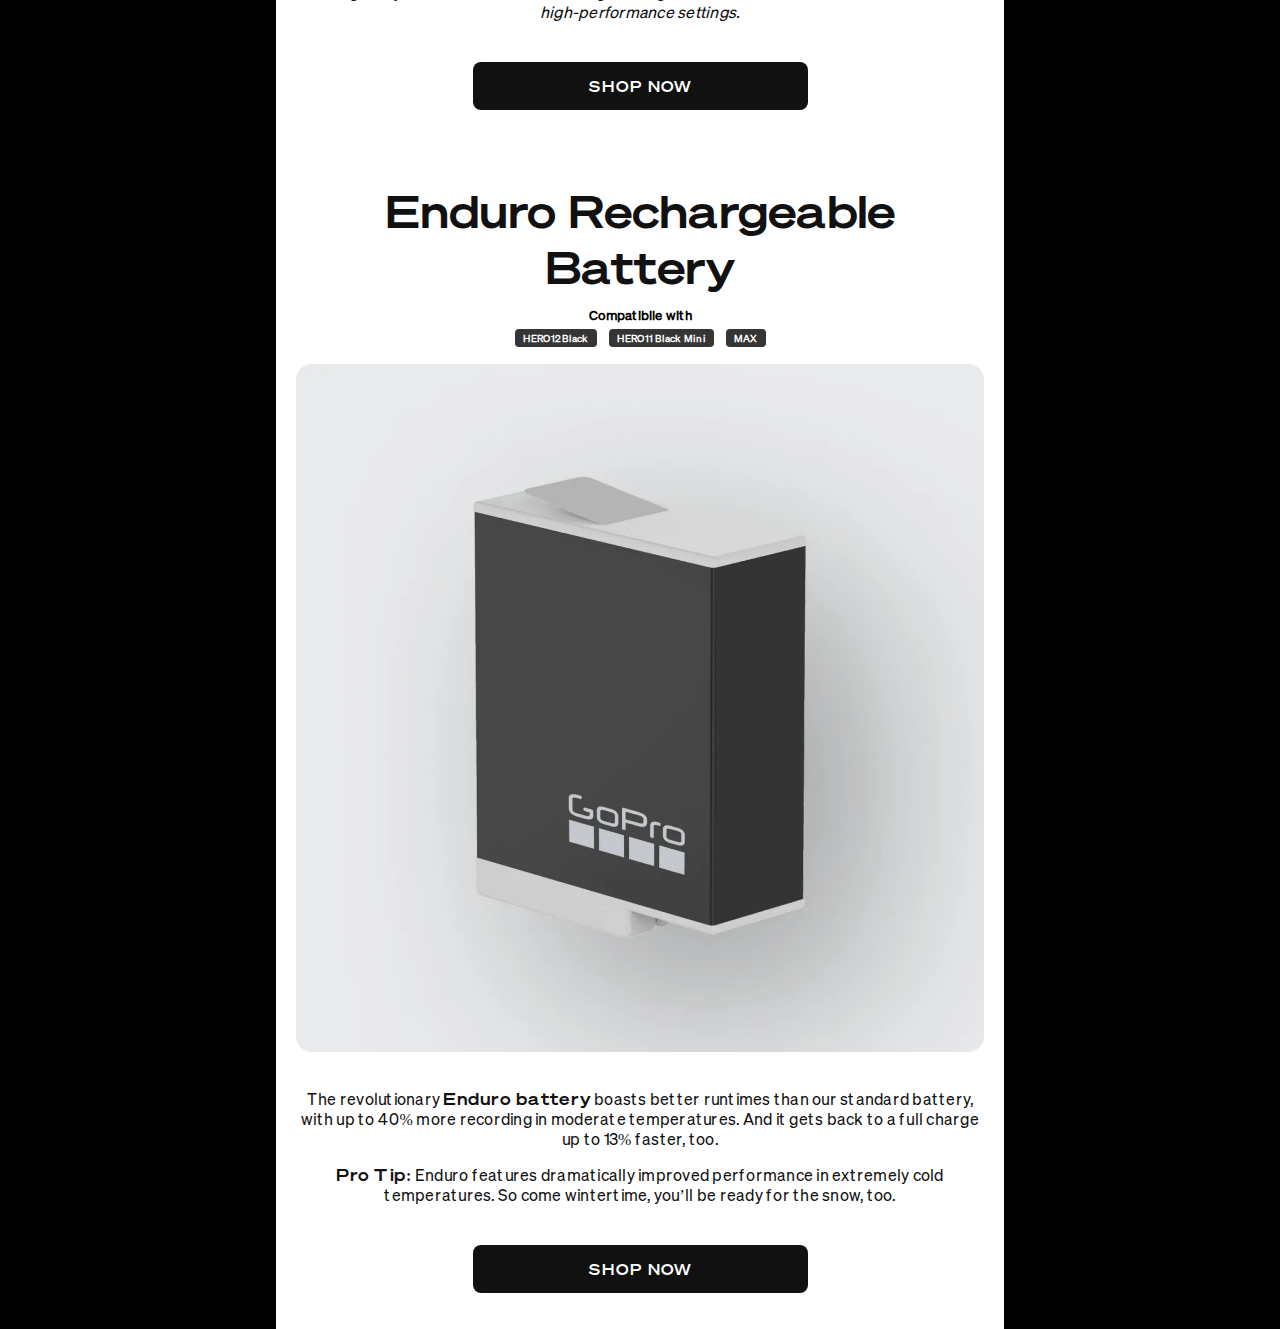
<file: Snowboarding/index.html>
<!DOCTYPE html>
<!--[if lt IE 7]>      <html class="no-js lt-ie9 lt-ie8 lt-ie7"> <![endif]-->
<!--[if IE 7]>         <html class="no-js lt-ie9 lt-ie8"> <![endif]-->
<!--[if IE 8]>         <html class="no-js lt-ie9"> <![endif]-->
<!--[if gt IE 8]>      <html class="no-js"> <!--<![endif]-->
<html>
    <head>
        <meta charset="utf-8">
        <meta http-equiv="X-UA-Compatible" content="IE=edge">
        <title>Snowboarding</title>
        <meta name="description" content="">
        <meta name="viewport" content="width=device-width, initial-scale=1">
        <!-- <link rel="stylesheet" href="style.css"> -->
        <link rel="stylesheet" href="../css/style.css">
        <link rel="stylesheet" href="../css/nav.css">
        <link rel="stylesheet" href="../css/sba.css">
       
    </head>
    <body>
    <div class="container">

      <nav>
        <div class="navRow closeNavRow">
          <div class="navItem">SHOP BY ACTIVITY</div>
          <div class="navItem closebutton"><img src="../images/close.svg"></div>
        </div>
        <a class="navRow" href="../Travel/index.html">
          <div class="navItem">Travel + Adventure</div>
          <div class="navItem closebutton"><img src="../images/arrow.svg"></div>
        </a>
       <a class="navRow" href="../Diving/index.html">
        <div class="navItem">Diving + Snorkeling</div>
        <div class="navItem closebutton"><img src="../images/arrow.svg"></div>
        </a>
        <a class="navRow" href="../Hiking_Camping/index.html">
          <div class="navItem">Hiking + Camping</div>
          <div class="navItem closebutton"><img src="../images/arrow.svg"></div>
      </a>
      <a class="navRow" href="../Moutain_Bike/index.html">
        <div class="navItem">Mountain Biking</div>
        <div class="navItem closebutton"><img src="../images/arrow.svg"></div>
      </a>
      <a class="navRow" href="../Skiing/index.html">
        <div class="navItem">Skiing</div>
        <div class="navItem closebutton"><img src="../images/arrow.svg"></div>
    </a>
    <a class="navRow" href="../Snowboarding/index.html">
      <div class="navItem">Snowboarding</div>
      <div class="navItem closebutton"><img src="../images/arrow.svg"></div>
  </a>
      <a class="navRow" href="../Surfing/index.html">
        <div class="navItem">Surfing</div>
        <div class="navItem closebutton"><img src="../images/arrow.svg"></div>
    </a>
    <a class="navRow" href="../Kids_Pets/index.html">
      <div class="navItem">Kids + Pets</div>
      <div class="navItem closebutton"><img src="../images/arrow.svg"></div>
  </a>
       


      </nav>
      <!-- navigation -->
        <div class="navigation">
          <div class="nav">
            <img class="navButton" src="../images/hamburger.svg" alt="menu icon" width="24" height="24" style="float:left; margin-right: 16px;">
            <a href="../index.html">
            <img src="../images/logo-gopro-111111.svg" alt="menu icon" width="72" height="24" style="float:left;">
            </a>
          </div>
        </div>
      <!-- end navigation -->


       <!-- header image -->
<div class="headerImage" style="background-image: url('images/sba-snowboard-header-desktop-768-2x.webp');">

  <div class="headerContent_sba">
    <p class="Content_headline">Designed for –</p>
    <h1 class="headline-1">Snowboarding</h1>
    <p class="headerParagraph_sba">GoPro has all the mounts and accessories you need to take your Snowboarding experience to the next level.
    </p>
    
  </div>

</div>


  <!-- end header image -->

      <!-- main content -->
      <div class="mainContent">
        


<!-- section 2 -->
<div class="gallerySectionSBA">

  <div class="itemDescription">
    <h2 >Max Lens Mod
    </h2>
    <div >
      <div class="tagsTitle"><h5>Compatibile with</h5></div>
      <div class="tags">

        <ul>
           <li><p>HERO12 Black</p></li>
           <li><p>HERO11 Black Mini</p></li>
           <li><p>MAX</p></li>
           
        </ul>
      </div>
           
  <div class="grid">
    <div class="rowTop">
      <div class="galleryImagesSmall">

        <img class="myImageClass" src="images/sba-snowboard-max-lens-mod-image1-1920-2x.webp" >
      </div>

    <div class="galleryImagesSmall">

      <img class="myImageClass" src="images/sba-snowboard-max-lens-mod-image2-1920-2x.webp" >
    </div>
    </div>

    <div class="rowBottom">
      <div class="myVideoClass">
        <video autoplay loop
        muted playsinline>
          <source src="https://static.gopro.com/assets/blta2b8522e5372af40/blt6da40c06d777d38a/62cf4647c75c5836dbd36303/03_Snowboard_MaxLensMod_830x406.mp4">
          
        </video>              
      
      </div>
    </div>

                
    
    

  </div>
 

  
      <p><span class="strongContent">Max Lens Mod</span> gives you an ultra-wide 155° FOV for the biggest shots of your
        snowboarding. And Max HyperSmooth and Horizon Lock keeps your footage level whether you’re cruising the bunny hill or
        dropping in the backcountry.</p>
        
      

      <button type="button" class="button" onclick="window.location.href='https://www.bestbuy.com/site/gopro-max-lens-mod-for-hero10-and-hero9-black/6450297.p?skuId=6450297';">Shop Now</button>

      </div>
      </div>
  
  </div>
<!-- end section 2 -->
<!-- section 1 -->
<div class="gallerySectionSBA alternateBackgroundColor">

  <div class="itemDescription">
    <h2 >3-Way 2.0</h2>
    <div >
      <div class="tagsTitle"><h5>Compatibile with</h5></div>
      <div class="tags">

        <ul>
           <li><p>HERO12 Black</p></li>
           <li><p>HERO11 Black Mini</p></li>
           <li><p>MAX</p></li>
           
        </ul>
      </div>
           
  <div class="grid">
    <div class="rowTop">

    <div class="galleryImagesSmall">

      <img class="myImageClass" src="images/sba-snowboard-3-way-image1-1920-2x.webp" >
    </div>
    <div class="myVideoClassSmall">
      <video autoplay loop
                muted playsinline>
        <source src="https://static.gopro.com/assets/blta2b8522e5372af40/blt22c3ed59c862cb4f/63efee5e50bbc7775d83ec55/02_Snowboard_3_Way_406x406.mp4">
      </video>  
    </div>

    </div>

    <div class="rowBottom">
      <div class="galleryImagesSmall">

        <img class="myImageClass" src="images/sba-snowboard-3-way-image2-1920-2x.webp" >
      </div>
      <div class="galleryImagesSmall">

        <img class="myImageClass" src="images/sba-snowboard-3-way-image3-1920-2x.webp" >
      </div>
    </div>

  </div>
 

  
      <p>The <span class="strongContent">3-Way 2.0</span> gives you tons of options for underwater shooting. It’s a handy camera grip
        that also folds out into a long extension pole to get you closer to the action—and it’s perfect for selfies. The ball
        joint lets you switch up the angle with ease, plus it’s super durable and waterproof. </p>
        <p><span class="strongContent">Fun Fact: </span> On land, <span class="strongContent">3-Way 2.0 </span>features a
          built-in tripod that quickly folds out for stable shots, including time lapse, group photos and more.</p>

      <button type="button" class="button" onclick="window.location.href='https://www.bestbuy.com/site/gopro-3-way-2-0-19-5-tripod-black/6458603.p?skuId=6458603';">Shop Now</button>

      </div>
      </div>
  
  </div>
<!-- end section 1 -->

<!-- section 3 -->
<div class="gallerySectionSBA">

  <div class="itemDescription">
    <h2 >Volta Power Grip
    </h2>
    <div >
      <div class="tagsTitle"><h5>Compatibile with</h5></div>
      <div class="tags">

        <ul>
           <li><p>HERO12 Black</p></li>
           <li><p>HERO11 Black Mini</p></li>
           <li><p>MAX</p></li>
           
        </ul>
      </div>
           
  <div class="grid">
    <div class="rowTop">
    <div class="myVideoClassSmall">
      <video autoplay loop
                muted playsinline>
        <source src="https://static.gopro.com/assets/blta2b8522e5372af40/bltdd4e39f3bd0f1842/62cf4646a60bcb3773fc2b32/04_Snowboard_Volta_406x406.mp4">
    
      </video>  
    </div>

    <div class="myVideoClassSmall">
      <video autoplay loop
                muted playsinline>
        <source src="https://static.gopro.com/assets/blta2b8522e5372af40/bltf6a3bd156e0f6bbe/62cf464607121b35836b6554/04_Snowboard_Volta_830x830.mp4">
    
      </video>  
    </div>
    </div>

    <div class="rowBottom">
    <div class="galleryImagesLarge">

      <img class="myImageClass" src="images/sba-snowboard-volta-image1-1920-2x.webp" >
    </div>
    </div>

                
    
    

  </div>
 

  
      <p>Easy and ultra-versatile, Volta is the ultimate snowboarding mount. You won’t worry about battery life, as it
        combines with the standard GoPro battery for over 4 hours of 5.3K recording. Built in buttons make it a breeze to
        control your camera, or use the remote to capture your airs from 98 ft away.*</p>
        <p><em>*Range may be affected when recording with higher resolutions and frame rates and other high-performance settings.</em></p>
      

      <button type="button" class="button" onclick="window.location.href='https://www.bestbuy.com/site/gopro-volta-7-28-tripod-black/6504679.p?skuId=6504679';">Shop Now</button>

      </div>
      </div>
  
  </div>
<!-- end section 3 -->



<!-- section 5 -->
<div class="gallerySectionSBA">

  <div class="itemDescription">
    <h2 >Enduro Rechargeable Battery</h2>
    <div >
      <div class="tagsTitle"><h5>Compatibile with</h5></div>
      <div class="tags">

        <ul>
           <li><p>HERO12 Black</p></li>
           <li><p>HERO11 Black Mini</p></li>
           <li><p>MAX</p></li>
           
        </ul>
      </div>
           
  <div class="grid">

  
    <div class="galleryImagesFull">

      <img class="myImageClass" src="images/sba-mtb-enduro-image1-1920-2x.webp" >
    </div>
    

  </div>
  </div>
 

 
      <p>The revolutionary <span class="strongContent">Enduro battery</span> boasts better runtimes than our standard battery, with up to 40% more recording in
        moderate temperatures. And it gets back to a full charge up to 13% faster, too.</p>
      <p><span class="strongContent">Pro Tip:</span> Enduro features dramatically improved performance in extremely cold temperatures. So come wintertime, you’ll be ready for the snow, too.</p>
      <button type="button" class="button" onclick="window.location.href='https://www.bestbuy.com/site/gopro-rechargeable-enduro-lithium-ion-battery-for-max/6523784.p?skuId=6523784';">Shop Now</button>

    </div>
      </div>
  
  </div>
<!-- end section 5 -->





          
        
      </div>
      <!-- end main content -->
    
  </body>
  <script src="../main.js"></script>
</html>
</file>
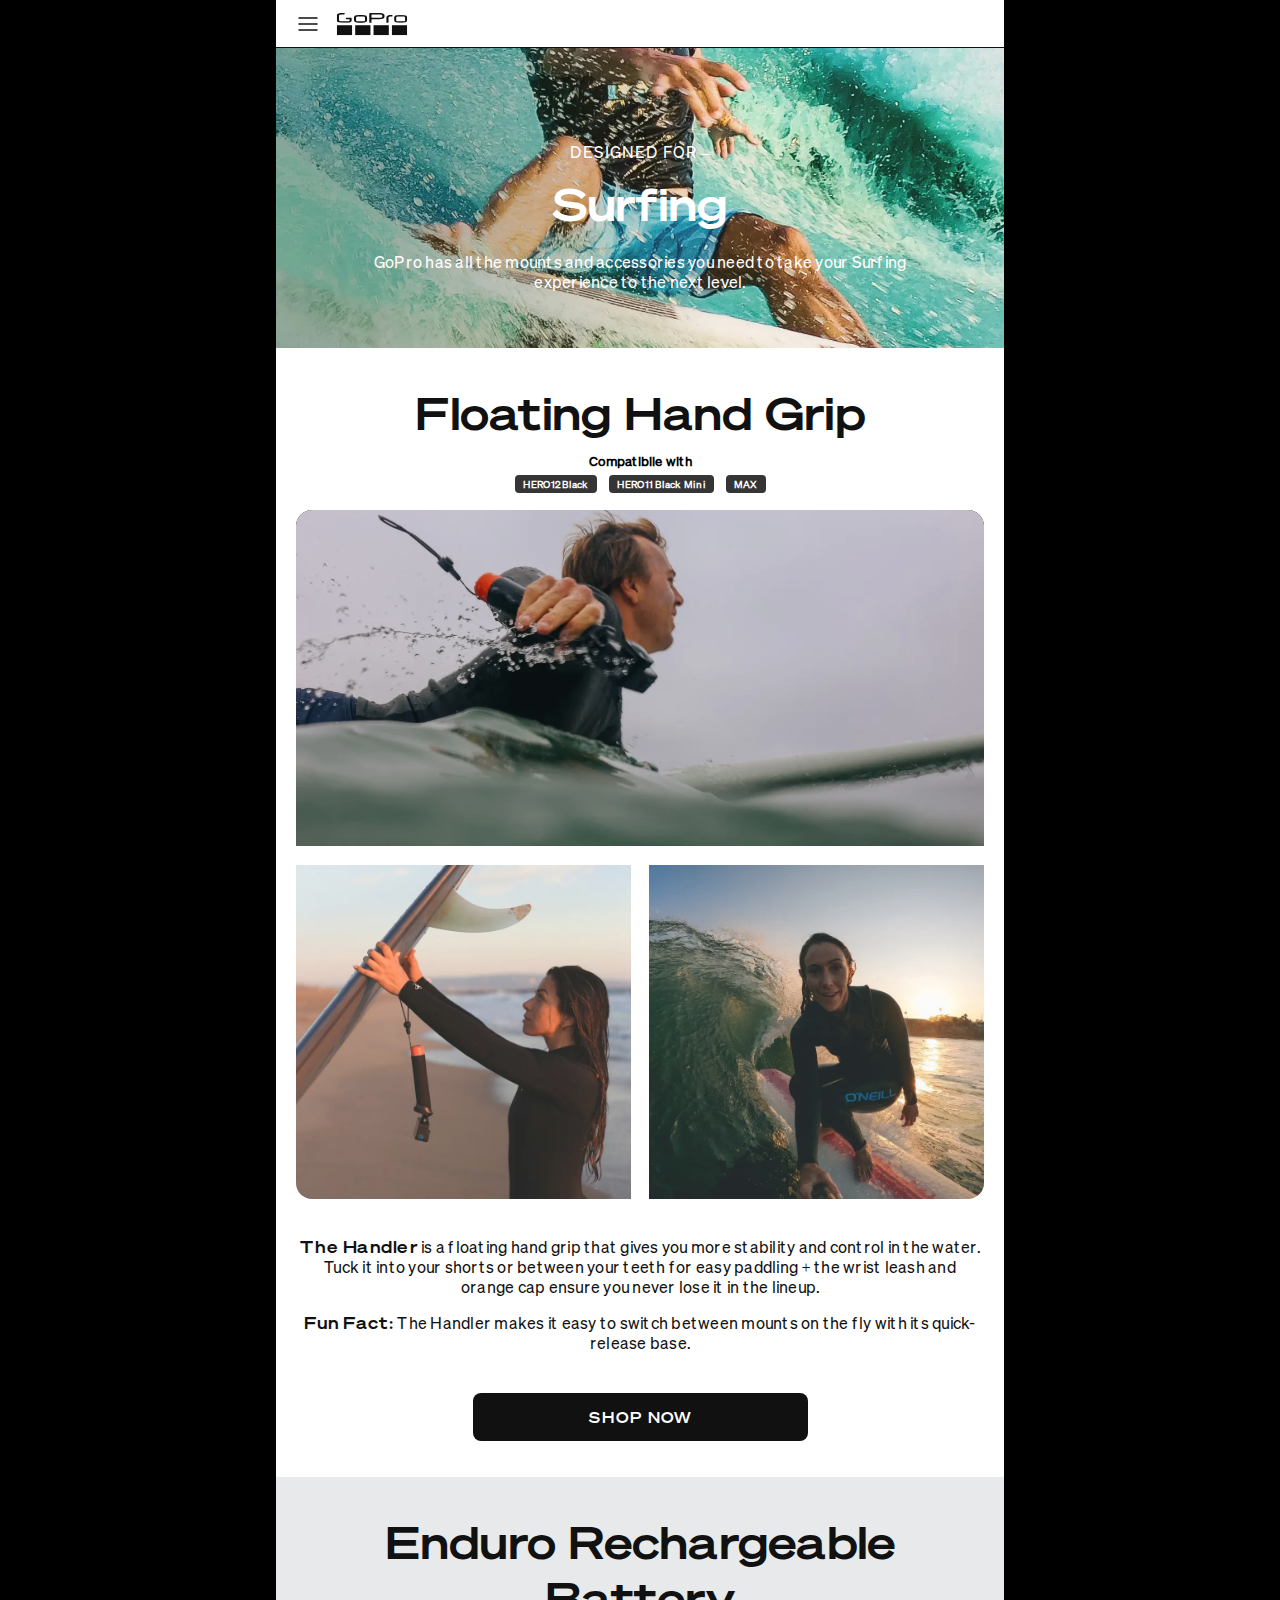
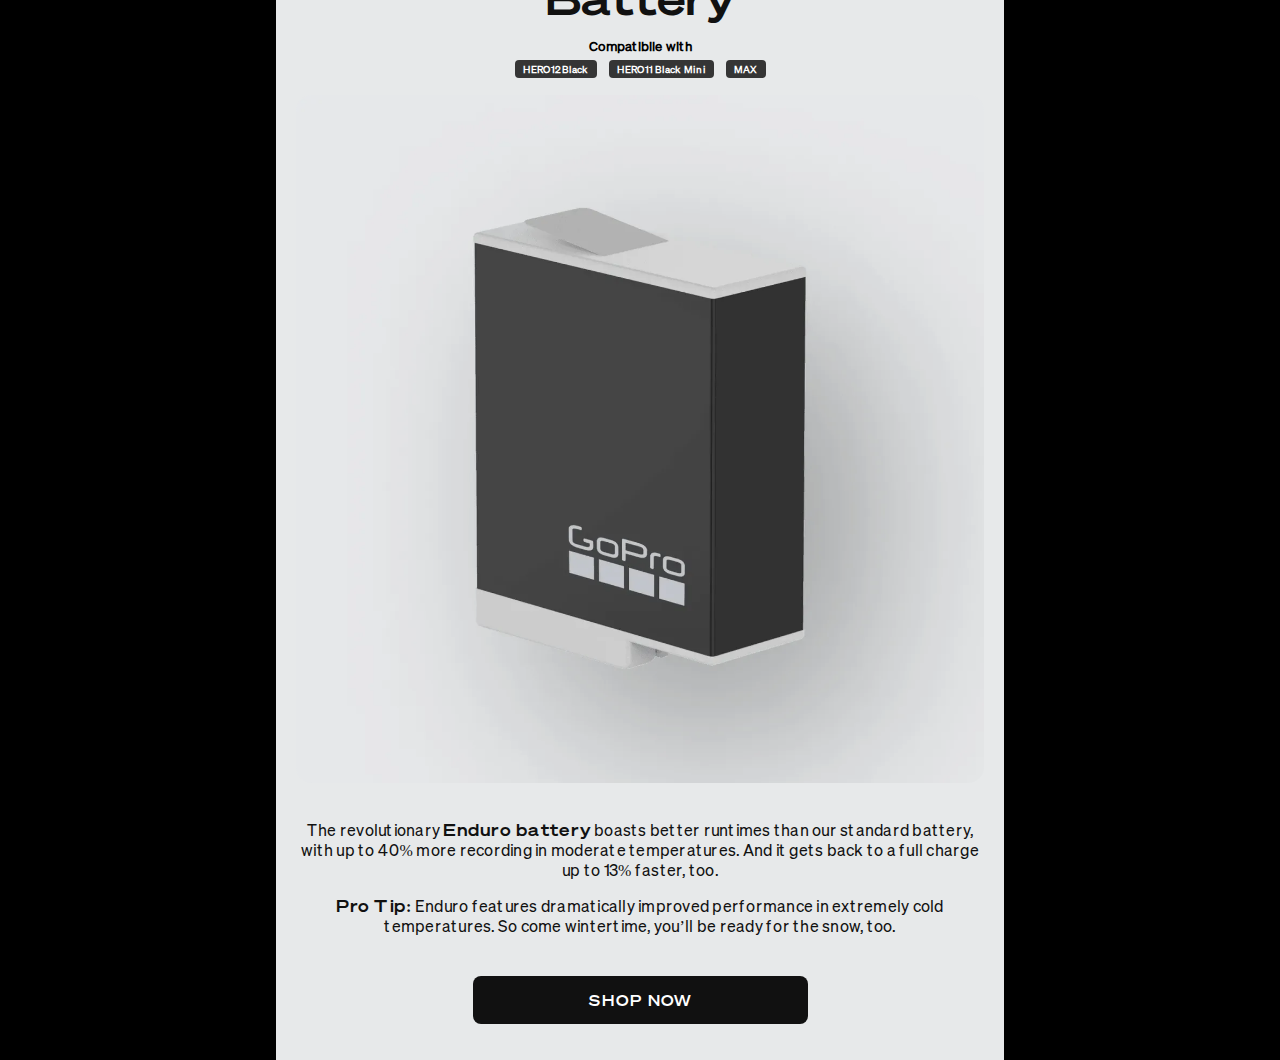
<file: Surfing/index.html>
<!DOCTYPE html>
<!--[if lt IE 7]>      <html class="no-js lt-ie9 lt-ie8 lt-ie7"> <![endif]-->
<!--[if IE 7]>         <html class="no-js lt-ie9 lt-ie8"> <![endif]-->
<!--[if IE 8]>         <html class="no-js lt-ie9"> <![endif]-->
<!--[if gt IE 8]>      <html class="no-js"> <!--<![endif]-->
<html>
    <head>
        <meta charset="utf-8">
        <meta http-equiv="X-UA-Compatible" content="IE=edge">
        <title>Surfing</title>
        <meta name="description" content="">
        <meta name="viewport" content="width=device-width, initial-scale=1">
        <!-- <link rel="stylesheet" href="style.css"> -->
        <link rel="stylesheet" href="../css/style.css">
        <link rel="stylesheet" href="../css/nav.css">
        <link rel="stylesheet" href="../css/sba.css">
       
    </head>
    <body>
    <div class="container">

      <nav>
        <div class="navRow closeNavRow">
          <div class="navItem">SHOP BY ACTIVITY</div>
          <div class="navItem closebutton"><img src="../images/close.svg"></div>
        </div>
        <a class="navRow" href="../Travel/index.html">
          <div class="navItem">Travel + Adventure</div>
          <div class="navItem closebutton"><img src="../images/arrow.svg"></div>
        </a>
       <a class="navRow" href="../Diving/index.html">
        <div class="navItem">Diving + Snorkeling</div>
        <div class="navItem closebutton"><img src="../images/arrow.svg"></div>
        </a>
        <a class="navRow" href="../Hiking_Camping/index.html">
          <div class="navItem">Hiking + Camping</div>
          <div class="navItem closebutton"><img src="../images/arrow.svg"></div>
      </a>
      <a class="navRow" href="../Moutain_Bike/index.html">
        <div class="navItem">Mountain Biking</div>
        <div class="navItem closebutton"><img src="../images/arrow.svg"></div>
      </a>
      <a class="navRow" href="../Skiing/index.html">
        <div class="navItem">Skiing</div>
        <div class="navItem closebutton"><img src="../images/arrow.svg"></div>
    </a>
    <a class="navRow" href="../Snowboarding/index.html">
      <div class="navItem">Snowboarding</div>
      <div class="navItem closebutton"><img src="../images/arrow.svg"></div>
  </a>
      <a class="navRow" href="../Surfing/index.html">
        <div class="navItem">Surfing</div>
        <div class="navItem closebutton"><img src="../images/arrow.svg"></div>
    </a>
    <a class="navRow" href="../Kids_Pets/index.html">
      <div class="navItem">Kids + Pets</div>
      <div class="navItem closebutton"><img src="../images/arrow.svg"></div>
  </a>
       


      </nav>
      <!-- navigation -->
        <div class="navigation">
          <div class="nav">
            <img class="navButton" src="../images/hamburger.svg" alt="menu icon" width="24" height="24" style="float:left; margin-right: 16px;">
            <a href="../index.html">
            <img src="../images/logo-gopro-111111.svg" alt="menu icon" width="72" height="24" style="float:left;">
            </a>
          </div>
        </div>
      <!-- end navigation -->


       <!-- header image -->
<div class="headerImage" style="background-image: url('images/sba-surf-header-mobile-768-2x.webp');">

  <div class="headerContent_sba">
    <p class="Content_headline">Designed for –</p>
    <h1 class="headline-1">Surfing</h1>
    <p class="headerParagraph_sba">GoPro has all the mounts and accessories you need to take your Surfing experience to the next level.</p>
    
  </div>

</div>


  <!-- end header image -->

      <!-- main content -->
      <div class="mainContent">
        

<!-- section 1 -->
<div class="gallerySectionSBA">

  <div class="itemDescription">
    <h2 >Floating Hand Grip</h2>
    <div >
      <div class="tagsTitle"><h5>Compatibile with</h5></div>
      <div class="tags">

        <ul>
           <li><p>HERO12 Black</p></li>
           <li><p>HERO11 Black Mini</p></li>
           <li><p>MAX</p></li>
           
        </ul>
      </div>
           
  <div class="grid">
<div class="rowTop">
  <div class="galleryImagesLarge">

    <img class="myImageClass" src="images/sba-surf-board-mount-image1-1920-2x.webp" >
  </div>
  
  </div>
  <div class="rowBottom">
    <div class="galleryImagesSmall">

      <img class="myImageClass" src="images/sba-surf-board-mount-image2-1920-2x.webp" >
    </div>
    <div class="galleryImagesSmall">

      <img class="myImageClass" src="images/sba-surf-board-mount-image3-1920-2x.webp" >
    </div>
    </div>

  </div>
 
      <p><span class="strongContent">The Handler</span> is a floating hand grip that gives you more stability and control in the
        water. Tuck it into your shorts or between your teeth for easy paddling + the wrist leash and orange cap ensure you
        never lose it in the lineup.</p>
        <p><span class="strongContent">Fun Fact:</span> The Handler makes it easy to switch between mounts on the fly with its quick-release base.</p>
      <button type="button" class="button" onclick="window.location.href='https://www.bestbuy.com/site/the-handler-floating-hand-grip-for-all-gopro-cameras/6421446.p?skuId=6421446';">Shop Now</button>

      </div>
      </div>
  
  </div>
<!-- end section 4 -->


         



<!-- section 5 -->
<div class="gallerySectionSBA alternateBackgroundColor">

  <div class="itemDescription">
    <h2 >Enduro Rechargeable Battery</h2>
    <div >
      <div class="tagsTitle"><h5>Compatibile with</h5></div>
      <div class="tags">

        <ul>
           <li><p>HERO12 Black</p></li>
           <li><p>HERO11 Black Mini</p></li>
           <li><p>MAX</p></li>
           
        </ul>
      </div>
           
  <div class="grid">

  
    <div class="galleryImagesFull">

      <img class="myImageClass" src="images/sba-mtb-enduro-image1-1920-2x.webp" >
    </div>
    

  </div>
  </div>
 

 
      <p>The revolutionary <span class="strongContent">Enduro battery</span> boasts better runtimes than our standard battery, with up to 40% more recording in
        moderate temperatures. And it gets back to a full charge up to 13% faster, too.</p>
      <p><span class="strongContent">Pro Tip:</span> Enduro features dramatically improved performance in extremely cold temperatures. So come wintertime, you’ll be ready for the snow, too.</p>
      <button type="button" class="button" onclick="window.location.href='https://www.bestbuy.com/site/gopro-rechargeable-enduro-lithium-ion-battery-for-max/6523784.p?skuId=6523784';">Shop Now</button>

    </div>
      </div>
  
  </div>
<!-- end section 1 -->





          
        
      </div>
      <!-- end main content -->
    
  </body>
  <script src="../main.js"></script>
</html>
</file>
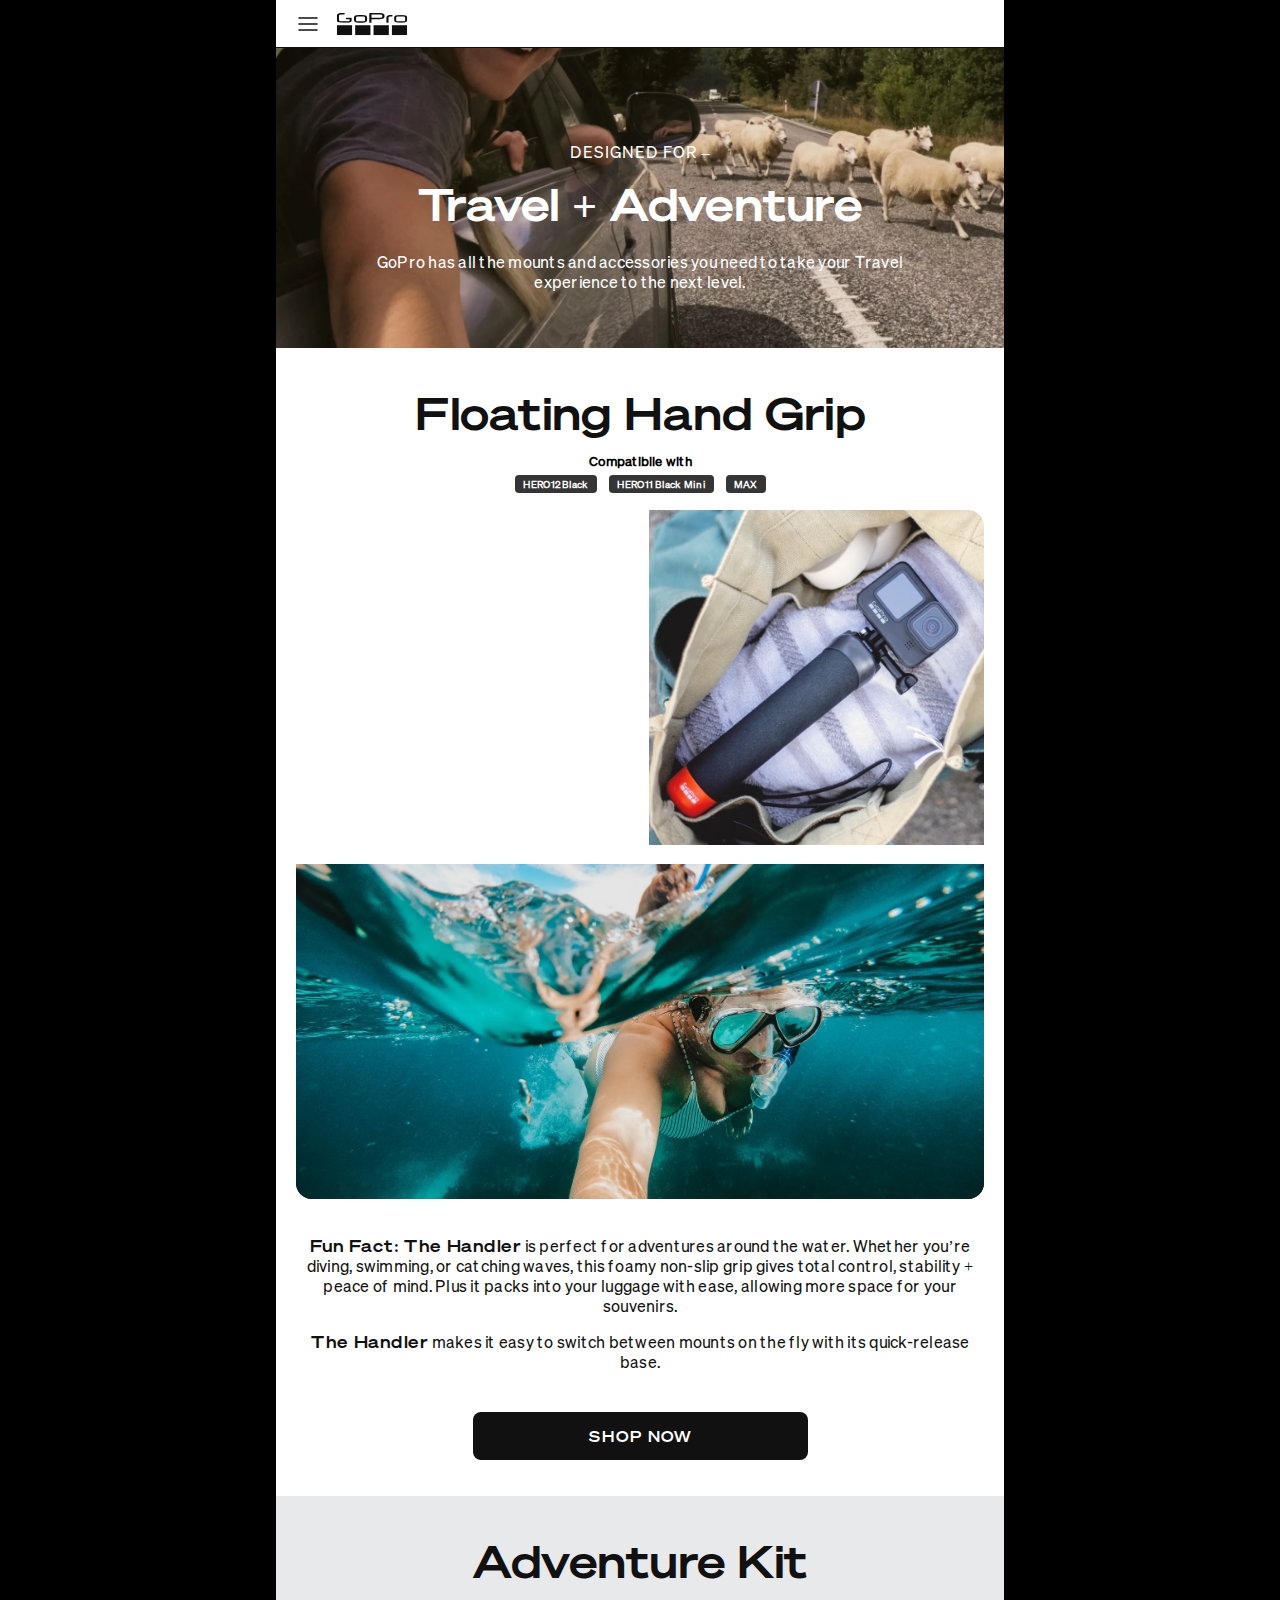
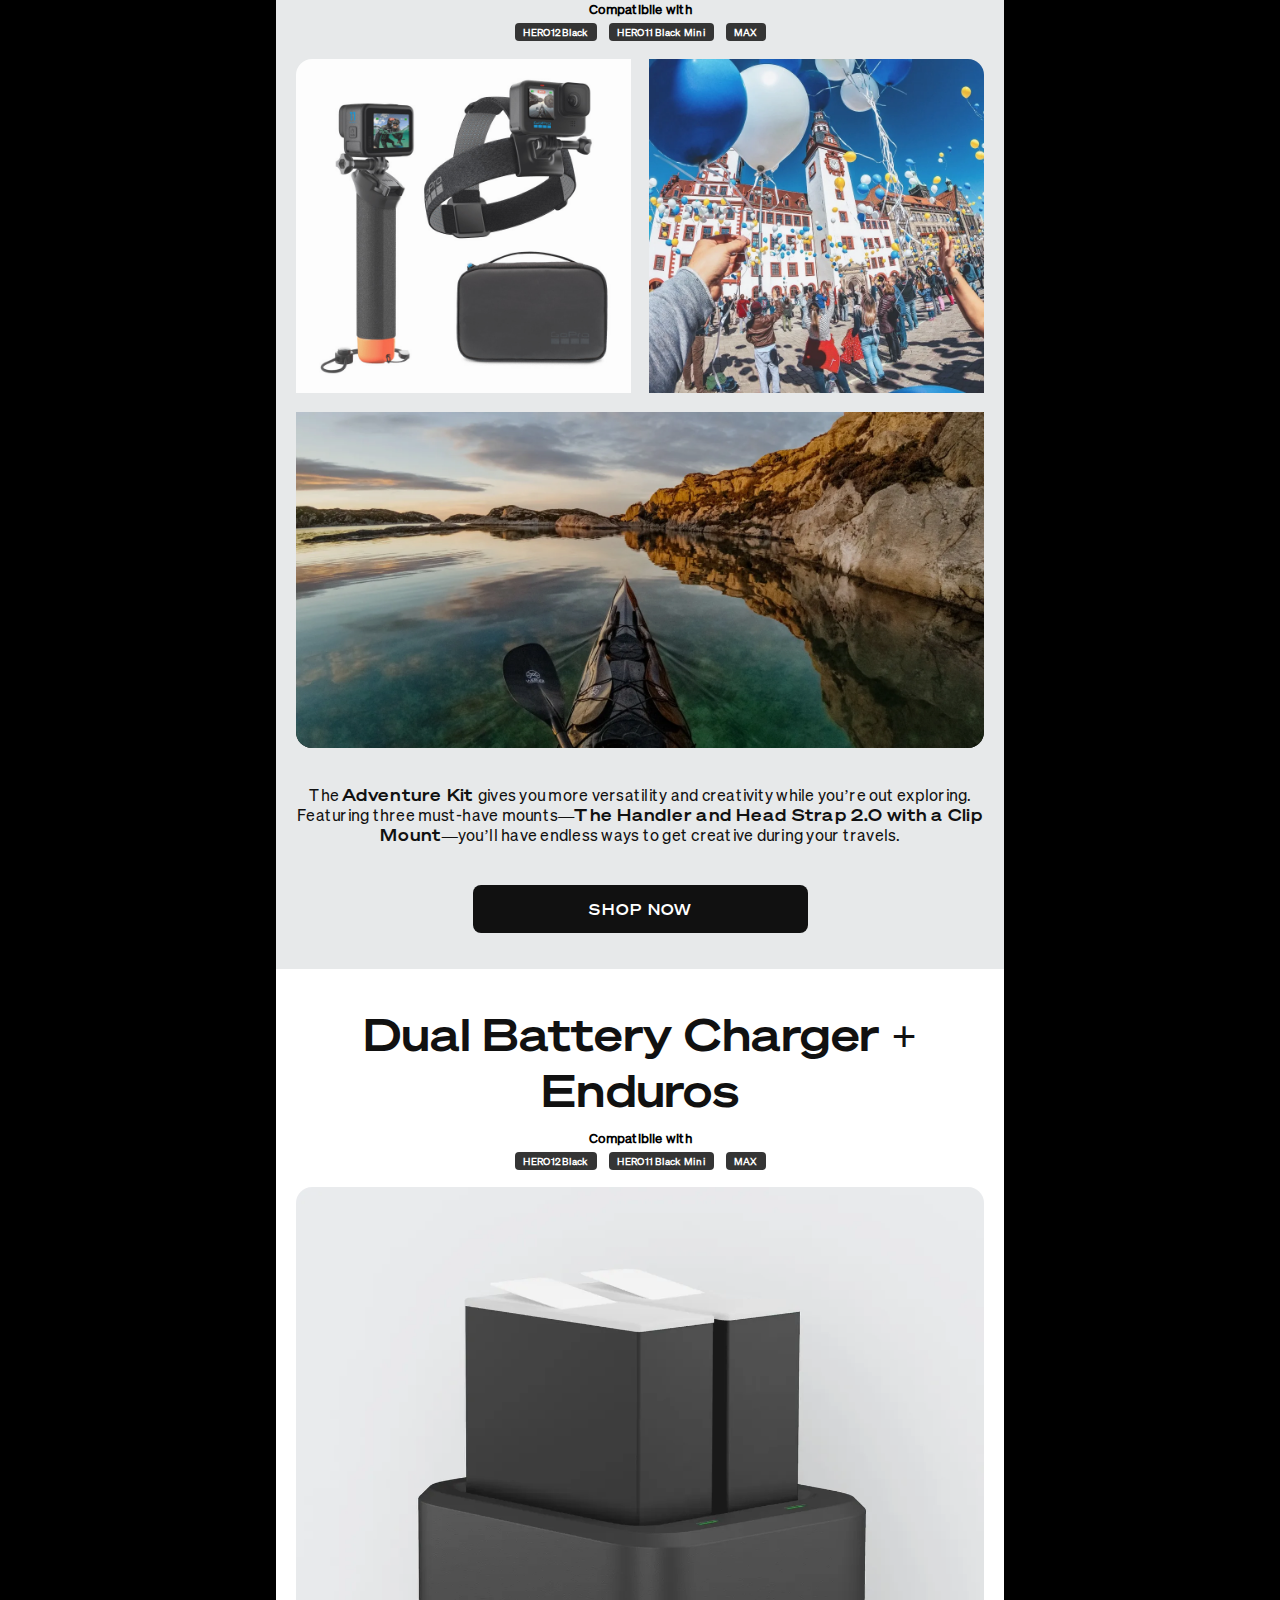
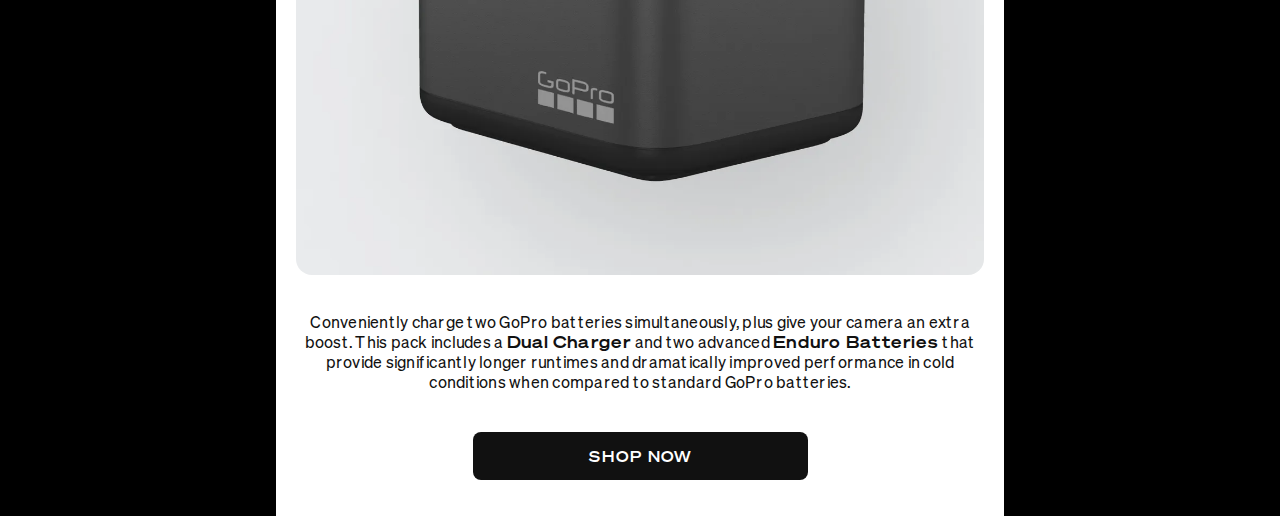
<file: Travel/index.html>
<!DOCTYPE html>
<!--[if lt IE 7]>      <html class="no-js lt-ie9 lt-ie8 lt-ie7"> <![endif]-->
<!--[if IE 7]>         <html class="no-js lt-ie9 lt-ie8"> <![endif]-->
<!--[if IE 8]>         <html class="no-js lt-ie9"> <![endif]-->
<!--[if gt IE 8]>      <html class="no-js"> <!--<![endif]-->
<html>
    <head>
        <meta charset="utf-8">
        <meta http-equiv="X-UA-Compatible" content="IE=edge">
        <title>Travel + Adventure</title>
        <meta name="description" content="">
        <meta name="viewport" content="width=device-width, initial-scale=1">
        <!-- <link rel="stylesheet" href="style.css"> -->
        <link rel="stylesheet" href="../css/style.css">
        <link rel="stylesheet" href="../css/nav.css">
        <link rel="stylesheet" href="../css/sba.css">
       
    </head>
    <body>
    <div class="container">

      <nav>
        <div class="navRow closeNavRow">
          <div class="navItem">SHOP BY ACTIVITY</div>
          <div class="navItem closebutton"><img src="../images/close.svg"></div>
        </div>
        <a class="navRow" href="../Travel/index.html">
          <div class="navItem">Travel + Adventure</div>
          <div class="navItem closebutton"><img src="../images/arrow.svg"></div>
        </a>
       <a class="navRow" href="../Diving/index.html">
        <div class="navItem">Diving + Snorkeling</div>
        <div class="navItem closebutton"><img src="../images/arrow.svg"></div>
        </a>
        <a class="navRow" href="../Hiking_Camping/index.html">
          <div class="navItem">Hiking + Camping</div>
          <div class="navItem closebutton"><img src="../images/arrow.svg"></div>
      </a>
      <a class="navRow" href="../Moutain_Bike/index.html">
        <div class="navItem">Mountain Biking</div>
        <div class="navItem closebutton"><img src="../images/arrow.svg"></div>
      </a>
      <a class="navRow" href="../Skiing/index.html">
        <div class="navItem">Skiing</div>
        <div class="navItem closebutton"><img src="../images/arrow.svg"></div>
    </a>
    <a class="navRow" href="../Snowboarding/index.html">
      <div class="navItem">Snowboarding</div>
      <div class="navItem closebutton"><img src="../images/arrow.svg"></div>
  </a>
      <a class="navRow" href="../Surfing/index.html">
        <div class="navItem">Surfing</div>
        <div class="navItem closebutton"><img src="../images/arrow.svg"></div>
    </a>
    <a class="navRow" href="../Kids_Pets/index.html">
      <div class="navItem">Kids + Pets</div>
      <div class="navItem closebutton"><img src="../images/arrow.svg"></div>
  </a>
       


      </nav>
      <!-- navigation -->
        <div class="navigation">
          <div class="nav">
            <img class="navButton" src="../images/hamburger.svg" alt="menu icon" width="24" height="24" style="float:left; margin-right: 16px;">
            <a href="../index.html">
            <img src="../images/logo-gopro-111111.svg" alt="menu icon" width="72" height="24" style="float:left;">
            </a>
          </div>
        </div>
      <!-- end navigation -->


       <!-- header image -->
<div class="headerImage" style="background-image: url('images/sba-travel-header-mobile-768-2x.webp');">

  <div class="headerContent_sba">
    <p class="Content_headline">Designed for –</p>
    <h1 class="headline-1">Travel + Adventure</h1>
    <p class="headerParagraph_sba">GoPro has all the mounts and accessories you need to take your Travel experience to the next level.</p>
    
  </div>

</div>


  <!-- end header image -->

      <!-- main content -->
      <div class="mainContent">
        


<!-- section 1 -->
<div class="gallerySectionSBA">

  <div class="itemDescription">
    <h2 >Floating Hand Grip
    </h2>
    <div >
      <div class="tagsTitle"><h5>Compatibile with</h5></div>
      <div class="tags">

        <ul>
           <li><p>HERO12 Black</p></li>
           <li><p>HERO11 Black Mini</p></li>
           <li><p>MAX</p></li>
           
        </ul>
      </div>
           
  <div class="grid">
    <div class="rowTop">
    <div class="myVideoClassSmall">
      <video autoplay loop
                muted playsinline>
        <source src="https://static.gopro.com/assets/blta2b8522e5372af40/bltce33fe1757d98548/62cd65d065187e36e4763dbf/02_TravelAdventure_TheHandler_406x406.mp4">
    
      </video>  
    </div>

    <div class="galleryImagesSmall">

      <img class="myImageClass" src="images/sba-travel-hand-grip-image1-1920-2x.webp" >
    </div>
    </div>

    <div class="rowBottom">
    <div class="galleryImagesLarge">

      <img class="myImageClass" src="images/sba-travel-hand-grip-image2-1920-2x.webp" >
    </div>
    </div>

                
    
    

  </div>
 

  
      <p><span class="strongContent">Fun Fact:  The Handler</span> is perfect for adventures around the water.
        Whether you’re diving, swimming, or catching waves, this foamy non-slip grip gives total control, stability + peace of
        mind. Plus it packs into your luggage with ease, allowing more space for your souvenirs. </p>
        <p><span class="strongContent">The Handler</span>  makes it easy to switch between mounts on the fly with its quick-release base.</p>
      

      <button type="button" class="button" onclick="window.location.href='https://www.bestbuy.com/site/the-handler-floating-hand-grip-for-all-gopro-cameras/6421446.p?skuId=6421446';">Shop Now</button>

      </div>
      </div>
  
  </div>
<!-- end section 1 -->

<!-- section 2 -->
<div class="gallerySectionSBA alternateBackgroundColor">

  <div class="itemDescription">
    <h2 >Adventure Kit</h2>
    <div >
      <div class="tagsTitle"><h5>Compatibile with</h5></div>
      <div class="tags">

        <ul>
           <li><p>HERO12 Black</p></li>
           <li><p>HERO11 Black Mini</p></li>
           <li><p>MAX</p></li>
           
        </ul>
      </div>
           
  <div class="grid">
<div class="rowTop">
    <div class="galleryImagesSmall">

      <img class="myImageClass" src="images/sba-travel-adventure-kit-image1-1920-2x.jpg" >
    </div>
    <div class="galleryImagesSmall">

      <img class="myImageClass" src="images/sba-travel-adventure-kit-image2-1920-2x.webp" >
    </div>

  </div>
  <div class="rowBottom">
    <div class="galleryImagesLarge">

      <img class="myImageClass" src="images/sba-travel-adventure-kit-image3-1920-2x.webp" >
    </div>
    </div>

  </div>
 

  <p>The <span class="strongContent">Adventure Kit </span>gives you more versatility and creativity while you’re out exploring. Featuring
    three must-have mounts—<span class="strongContent">The Handler and Head Strap 2.0 with a Clip Mount</span>—you’ll have endless ways to
    get creative during your travels.</p>
      
      <button type="button" class="button"
        onclick="window.location.href='https://www.bestbuy.com/site/gopro-adventure-kit/6545388.p?skuId=6545388';">Shop
        Now</button>

      </div>
      </div>
  
  </div>
<!-- end section 2 -->


  



<!-- section 5 -->
<div class="gallerySectionSBA">

  <div class="itemDescription">
    <h2 >Dual Battery Charger + Enduros</h2>
    <div >
      <div class="tagsTitle"><h5>Compatibile with</h5></div>
      <div class="tags">

        <ul>
           <li><p>HERO12 Black</p></li>
           <li><p>HERO11 Black Mini</p></li>
           <li><p>MAX</p></li>
           
        </ul>
      </div>
           
  <div class="grid">

  
    <div class="galleryImagesFull">

      <img class="myImageClass" src="images/sba-dual-battery-charger-image1-1920-V2-2x.webp" >
    </div>
    

  </div>
  </div>
 

 
  <p> Conveniently charge two GoPro batteries
        simultaneously, plus give your camera an extra boost. This pack includes a <span class="strongContent">Dual Charger</span>
      and two advanced <span class="strongContent">Enduro Batteries</span> that provide significantly longer runtimes and dramatically improved performance in cold conditions when compared to standard GoPro batteries.</p>
      <button type="button" class="button" onclick="window.location.href='https://www.bestbuy.com/site/gopro-rechargeable-enduro-lithium-ion-battery-for-max/6523784.p?skuId=6523784';">Shop Now</button>

    </div>
      </div>
  
  </div>
<!-- end section 5 -->





          
        
      </div>
      <!-- end main content -->
    
  </body>
  <script src="../main.js"></script>
</html>
</file>
<file: css/style.css>
*,
*::after,
*::before {

    box-sizing: border-box;
}
body {
    margin:0;
    background-color: black;
}

@font-face {
    font-family: Sohne Breit;
    src: url(../fonts/SohneBreit-Halbfett.woff2);
  }

  

@font-face {
    font-family: Sohne;
    src: url(../fonts/Sohne-Buch.woff2);
  }
  


.container{
  position: relative;
  margin: auto;
   width:100%;
   min-width: 335px;
    max-width: 728px;
    height: 100%;
    background-color: rgb(255, 255, 255);
    /* padding-bottom: 40px; */
    overflow: hidden;
      
}



.landingPageheader{
  max-width: calc(100%);
  height: calc(48.65%);
  width: calc(100%);
  min-height:  189px;
  margin-left: auto;
  
  margin-right: auto;
  background-color: white; 
  position: relative;

}
.headerContent {
width: 100%;
  position: absolute;
  bottom: 0;
 
}

.Content_headline {
  
  color: #FFF;
text-align: center;
/* Subtitle - Eyebrow - Large */
font-family: Sohne;
font-size: 16px;
font-style: normal;
font-weight: 500;
line-height: 125%; /* 20px */
letter-spacing: 1px;
text-transform: uppercase;
}
.headerParagraph {
padding-left: 10px;
padding-right: 10px;
  color: #000;
text-align: center;
}

h1 {
  
  color: black;
text-align: center;
font-family: Sohne Breit;
font-size: 44px;
font-style: normal;
font-weight: 600;
line-height: 40px;
letter-spacing: 0.25px;
  
  }

  h2 {
  
    color: var(--009-rich-black-111111, #111);
    font-size: 44px;
    font-family: Sohne Breit;
    font-style: normal;
    font-weight: 600;
    line-height: 56px;
    letter-spacing: 0.25px;
    margin:0;
    
    }

h3 {
 text-transform: uppercase; 
color: var(--009-rich-black-111111, #111);

font-family: Sohne Breit;
font-size: 32px;
font-style: normal;
font-weight: 600;
line-height: 100%; /* 125% */
letter-spacing: 0.25px;
margin:0;

}



.gallerySection{
  padding-right: 20px;
  padding-left: 20px;
  /* padding-top: 36px;
  padding-bottom: 36px;   */
  max-width: calc(100%);
  width:100%;
  margin-left: auto;
    margin-right: auto;
  /* background-color: blue; */
    display:flex;
    flex-direction: row;
    flex-wrap: wrap;
    align-items: center;
    justify-content: center;
  }

  .alternateBackgroundColor{

    background-color: #E7E9EA;
  }

  .grid {
    /* margin: calc(2.7% / 2) calc(2.7% / 2) calc(2.7% / 2) calc(2.7% / 2); */
    
   border-radius: 16px; 
    display: flex;
    flex-flow: row wrap;
    align-items: center;
    justify-content: space-between;
    height: 100%;
    overflow: hidden;
    top: 0px;
    transform: translateZ(0px);
    width: 100%;
    margin-bottom:calc(2.7% * 2);
    margin-top: calc(2.7% / 2);
  }
  .gridVertical {
    /* margin: calc(2.7% / 2) calc(2.7% / 2) calc(2.7% / 2) calc(2.7% / 2); */
    
   border-radius: 16px; 
    display: flex;
    flex-flow: row;
    /* align-items: center; */
    justify-content: space-between;
    height: 100%;
    overflow: hidden;
    top: 0px;
    transform: translateZ(0px);
    width: 100%;
    margin-bottom:calc(2.7% * 2);
    margin-top: calc(2.7% / 2);
  }


  .rowTop {

    display: flex;
    flex-flow: row wrap;
    align-items: center;
    justify-content: space-between;
    margin-bottom:calc(2.7% / 2);
  }

  .rowBottom {

    display: flex;
    flex-flow: row wrap;
    align-items: center;
    justify-content: space-between;
    margin-top:calc(2.7% / 2);
    
  }
  .columnLeft {
    width: calc(48.65%);
  
}
.columnLeftStacked {
  justify-content: space-between;
  display: flex;
  justify-content: space-between;
  width: calc(48.65%);
  overflow: hidden;
  flex-direction: column;
 

}
.columnRight {
   justify-content: space-between;
  display: flex;
  justify-content: space-between;
  width: calc(48.65%);
  /* flex: 1; */
  overflow: hidden;
  /* margin-left: calc(2.7% / 2); */
  flex-direction: column;
  /* flex-wrap: wrap; */
}
.columnRightTall {

  width: calc(48.65%);
}



  .galleryImagesSmall {
    /* background-color: lime; */
    height: calc(48.65%);
    width: calc(48.65%);
    /* margin-top:calc(2.7% / 2);
    margin-bottom:calc(2.7% / 2); */
        
      }
      .galleryImagesSmallVertical {
        /* background-color: lime; */
        height: calc(48.65%);
        /* width: calc(48.65%); */
    }

      .galleryImagesLarge {
        background-color: black;
        /* background-color: lime; */
        height: calc(48.65%);
        width: calc(100%);
        position: relative;
  text-align: center;
        /* margin-top:calc(2.7% / 2);
        margin-bottom:calc(2.7% / 2); */
            
          }

          .galleryImagesTall {
            background-color: black;
            height: 100%;
            margin: 0 calc(2.7% / 2) 0 0;
            position: relative;
            text-align: center;
        }
        .galleryImagesTallRight {
          
          height: 100%;
          /* margin: 0 calc(2.7% / 2) 0 0; */
          position: relative;
          text-align: center;
      }


     .galleryImagesLarge a {

            width:100%;
          }
          

          .galleryImagesLarge h3 {

                position: absolute;
                top: 87.5%;
                left: 50%;
                transform: translate(-50%, -50%);
                color: white;
          }


  .myImageClass {
     
    opacity: 0.9;
      inset: 0px;
      box-sizing: border-box;
      
      border: none;
      margin: auto;
      display: block;
  
      min-width: 100%;
      max-width: 100%;
      min-height: 100%;
      max-height: 100%;
      object-fit: cover;
      object-position: center center;
  
  }



  video {
    width: 100%;
  height: 100%;
  object-fit: cover;

}

  .myVideoClass {
   
    height: calc(48.65%); 
    width: calc(100%);
    position: relative;
    overflow: hidden;
  
    line-height: 0;
  }
  .myVideoClassTall {
   
    height: calc(100%); 
    width: calc(48.65%);
    position: relative;
    overflow: hidden;
  
    line-height: 0;
  }

.myVideoClassSmall {
  /* height:346px; */
  height: calc(48.65%);  
  width: calc(48.65%);
  position: relative;
  overflow: hidden;
  line-height: calc(48.65%);
  
  /* margin-top:calc(2.7% / 2);
  margin-bottom:calc(2.7% / 2); */
}
.myVideoClassSmallVertical {
  /* height: 346px; */
  height: calc(48.65%);
  /* width: calc(48.65%); */
  position: relative;
  overflow: hidden;
  line-height: calc(48.65%);
}

.itemDescription {

  margin: auto;
    text-align: center;
}
p {
  color: #111;
  font-family: Sohne,serif;
    font-weight: 400;
    font-size: 16px;
    letter-spacing: .25px;
    line-height: 20px;
}

.strongContent { 
  font-family: Sohne Breit;
  font-weight: 700;
  font-size: 16px;
  
}

.button {
  font-family: Sohne Breit;
  background-color: #111; /* Green */
  border: none;
  border-radius: 8px;
  color: white;
  height: 48px;
  padding: 16px 24px;
  text-align: center;
  text-transform: uppercase;
  display: inline-block;
  font-size: 14px;
font-style: normal;
font-weight: 600;
line-height: 14px; /* 100% */
letter-spacing: 1px;
cursor: pointer;
margin-top: 24px;
width: 335px;
}


/* media query for mobile */
@media only screen and (max-width: 500px) {
  h2 {
    font-size: 28px;
    letter-spacing: .25px;
    line-height: 36px;
  }
  h1 {
  
  font-size: 36px;
  }
  .galleryImagesLarge h3 {

    position: absolute;
    top: 50%;
    left: 50%;
    transform: translate(-50%, -50%);
    color: white;
}

  .headerParagraph {
    padding-left: calc(5%);
    padding-right: calc(5%);
     
    }
    .button {
      width: 200px;
    }
}
</file>
<file: css/nav.css>
.navigation{
    width:100%;
    height: 48px;
    background-color: white;
    padding-top: 12px;
    padding-bottom: 12px;
    padding-left: 20px;
    border-bottom: 1px solid #111;
  }
  nav {
  
    position: absolute;
    top:0;
    bottom:0;
    left:0;
    right:0;
    z-index: 10;
    background-color: #F9F9F9;
  width:100%;
  transition: transform ease-out 250ms;
    transform: translateX(-100%);
  }
  nav a {

    text-decoration: none;
  }
  nav ul {
  margin: 0;
  padding: 0;
  list-style: none;
  display: flex;
  flex-direction: column;
  height: 100vh;
  justify-content: space-around;
  align-items: center;
  }
  .navRow {
  display:flex;
  justify-content: space-between;
  height: 52px;
  width:100%;
  padding-right: calc(7%);
  padding-left: calc(7%);
  padding-top: 15px;
  padding-bottom: 15px;
  
  }
  
  .closeNavRow {
  
  border-bottom: 1px solid #D8D8D8 ;
  }
  
  .navItem {
    color: var(--009-rich-black-111111, #111);
  /* H7 - (XS) */
  font-family: Sohne Breit;
  font-size: 14px;
  font-style:normal;
  text-decoration: none;
  font-weight: 600;
  text-transform: uppercase;
  line-height: 125%; /* 17.5px */
  letter-spacing: 0.25px;
  
  }
  
  .nav-is-open {
    transform: translateX(0);
  }
  .nav-is-closed {
    transform: translateX(-100%);
  }
</file>
<file: css/sba.css>
.headerImage {
  max-width: calc(100%);
  height: calc(48.65%);
  width: calc(100%);
  min-height:  300px;
  margin-left: auto;
    margin-right: auto;
  position: relative;
/* background: url(../Moutain_Bike/images/hero-img.jpg); */
  background-repeat: no-repeat;  
  background-repeat: no-repeat;
  background-size: cover;
  background-position: center center; 
  background-color: #111;

}
.headerContent_sba {
width: 100%;
  position: absolute;
  bottom: 0;
  padding-bottom: 40px;
  padding-left: calc(4%);
  padding-right: calc(4%);
}

.Content_headline {
  
  color: #FFF;
text-align: center;
/* Subtitle - Eyebrow - Large */
font-family: Sohne;
font-size: 16px;
font-style: normal;
font-weight: 500;
line-height: 10%; /* 20px */
letter-spacing: 1px;
text-transform: uppercase;
}
.headerParagraph_sba {
padding-left: calc(10%);
padding-right: calc(10%);
color: #FFF;
text-align: center;
}

.headline-1{

    color:white;
}

.gallerySectionSBA{
    padding-right: 20px;
    padding-left: 20px;
    padding-top: 36px;
    padding-bottom: 36px;  
    max-width: calc(100%);
    width:100%;
    margin-left: auto;
      margin-right: auto;
    /* background-color: blue; */
      display:flex;
      flex-direction: row;
      flex-wrap: wrap;
      align-items: center;
      justify-content: center;
    }


.tagsTitle h5 {
    font-family: Sohne;
    /* text-transform: uppercase;  */
    margin:12px 0px 0px 0px;
}
.tags{
    display: flex;
    justify-content: center;
  }

.tags ul {
    list-style: none;
    padding-inline-start: 0px;
    margin: 6px 0px 8px 0px;
}
.tags ul li {
    background: #353535;
    float: left;
    width: auto;
    /* height: 14px !important; */
    margin: 0 12px 0 0;
    padding: 4px 8px;
    text-align: center;
    display:table;
    border-radius: 4px;
}
 .tags ul li:last-child {
    margin-right: 0px;
  }




.tags ul li p {
    font-size: 10px;
    color: #fff;
    font-weight: 700;
    text-decoration: none;
    display:table-cell;
    vertical-align:middle;
    line-height: 10px;

}





/* media query for mobile */
@media only screen and (max-width: 500px) {
  h2 {
    font-size: 28px;
    letter-spacing: .25px;
    line-height: 36px;
  }
  h1 {
  
  font-size: 36px;
  }

  .headerParagraph {
    padding-left: calc(5%);
    padding-right: calc(5%);
     
    }
}
</file>
